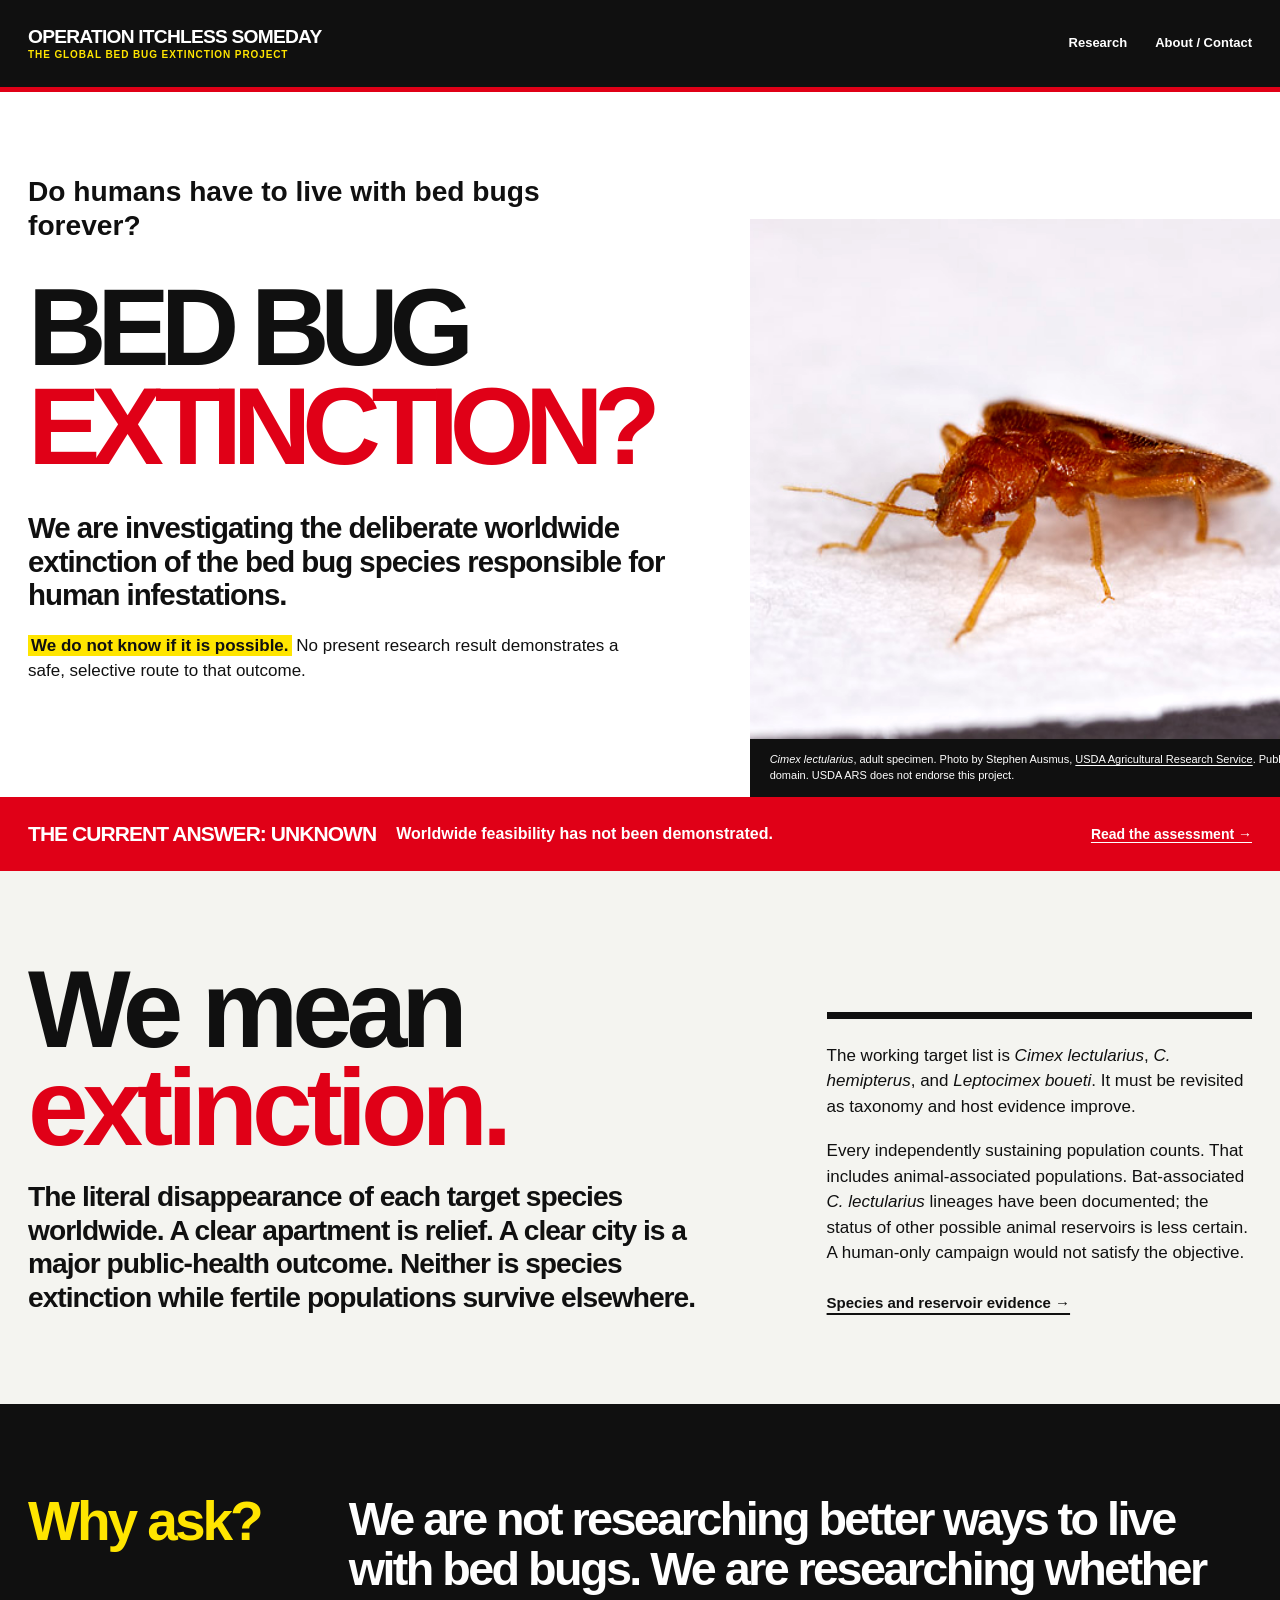
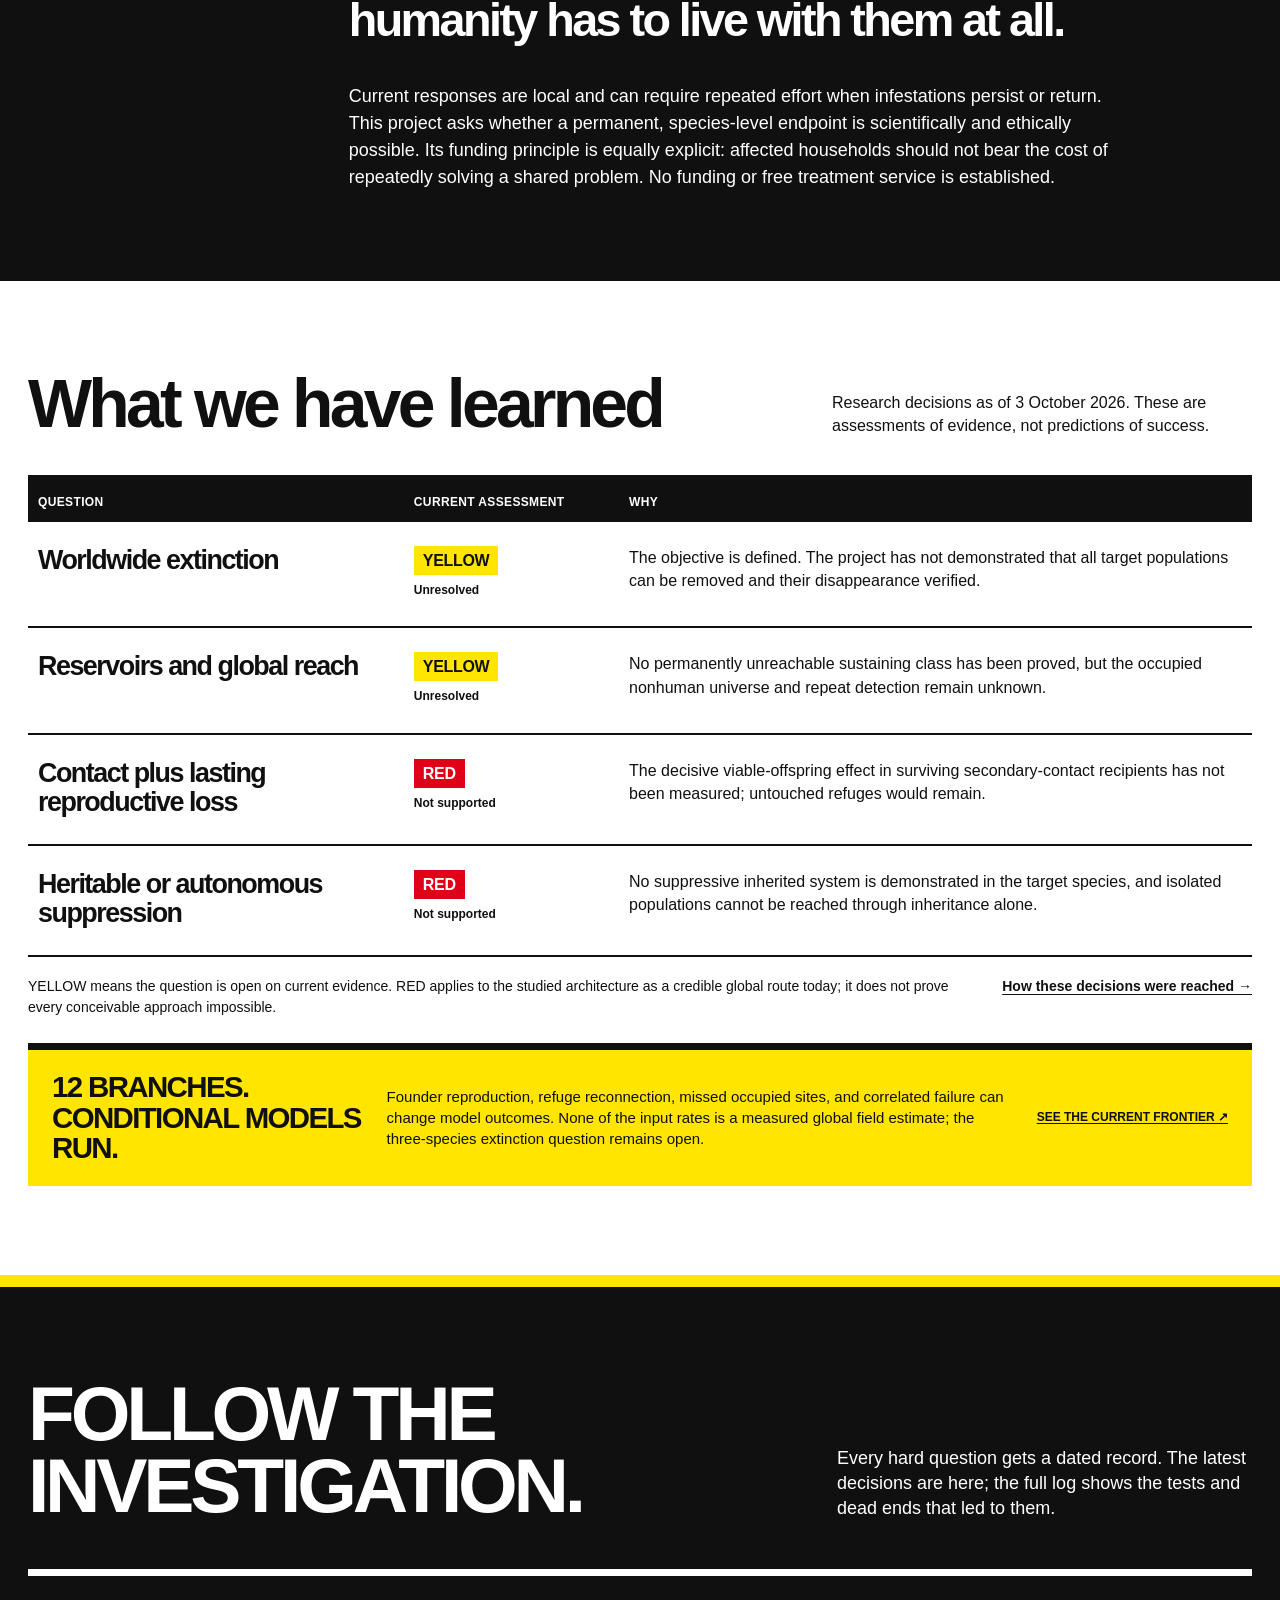
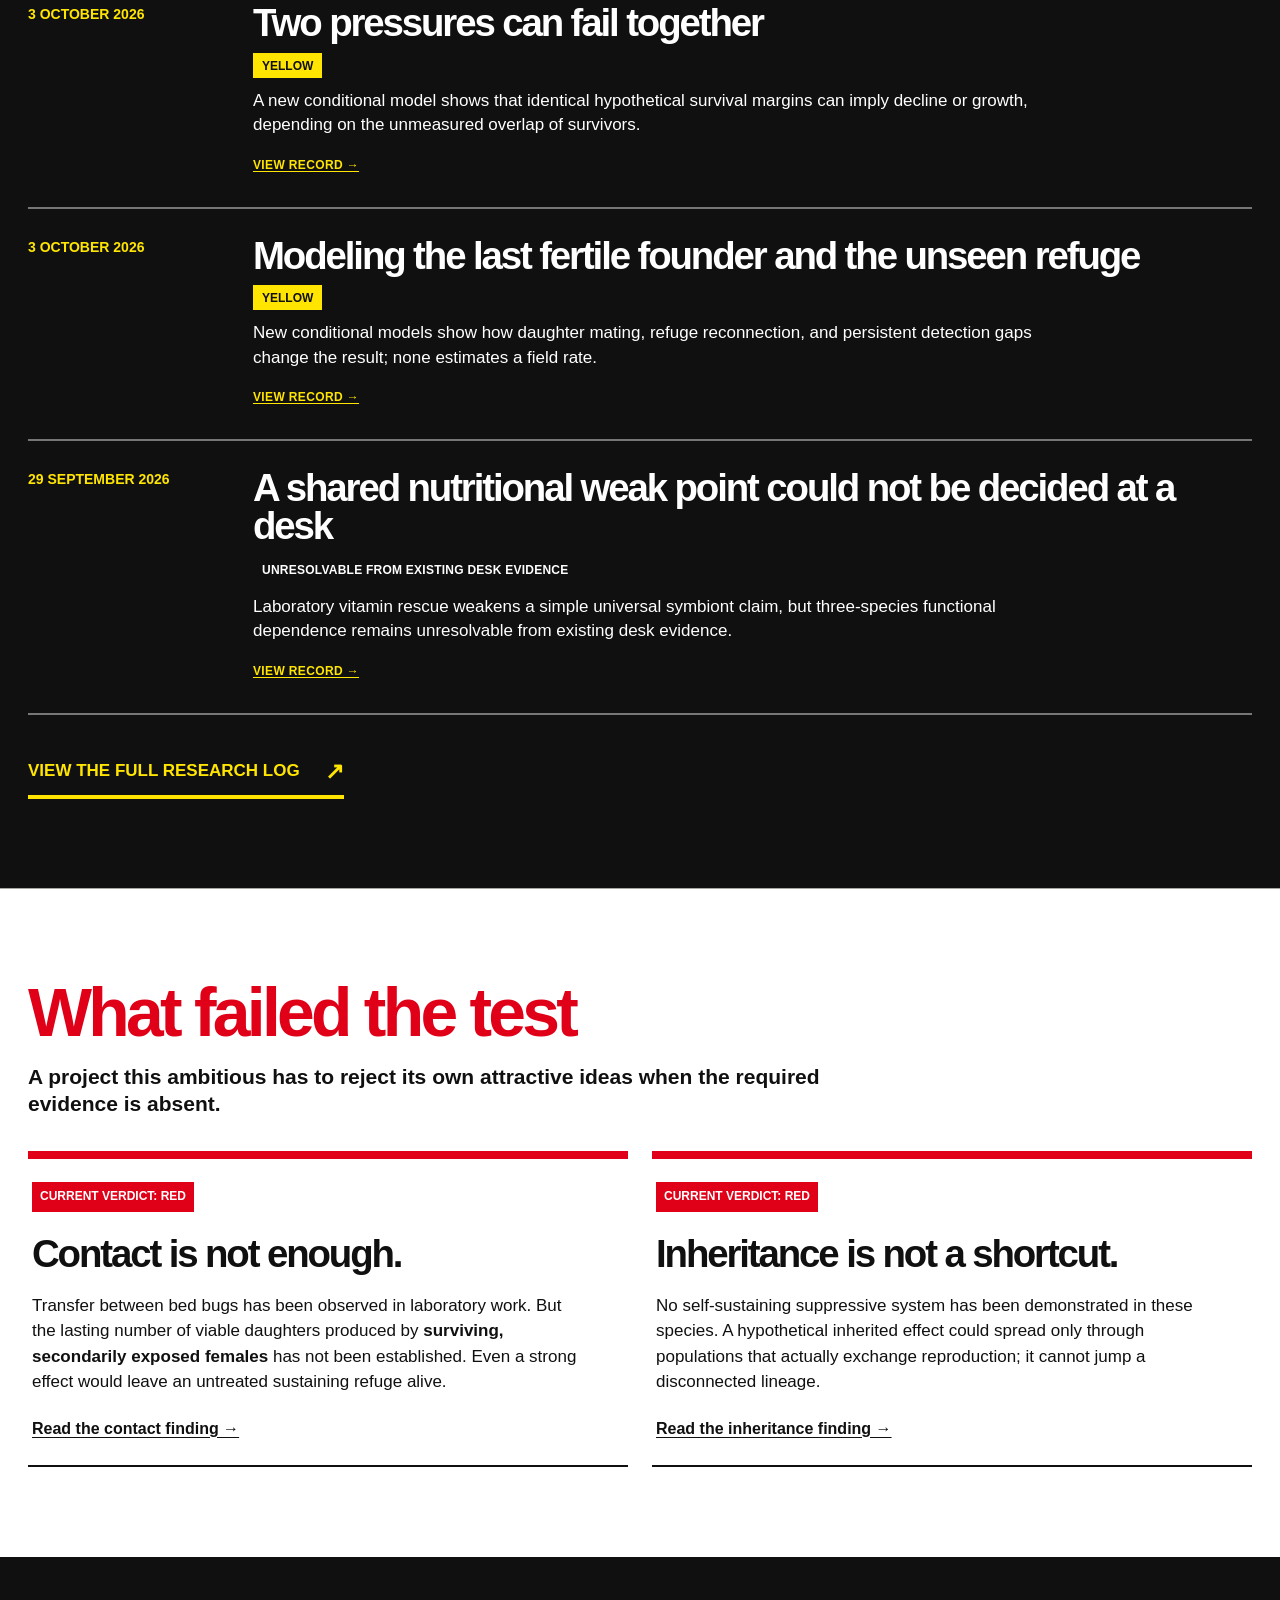
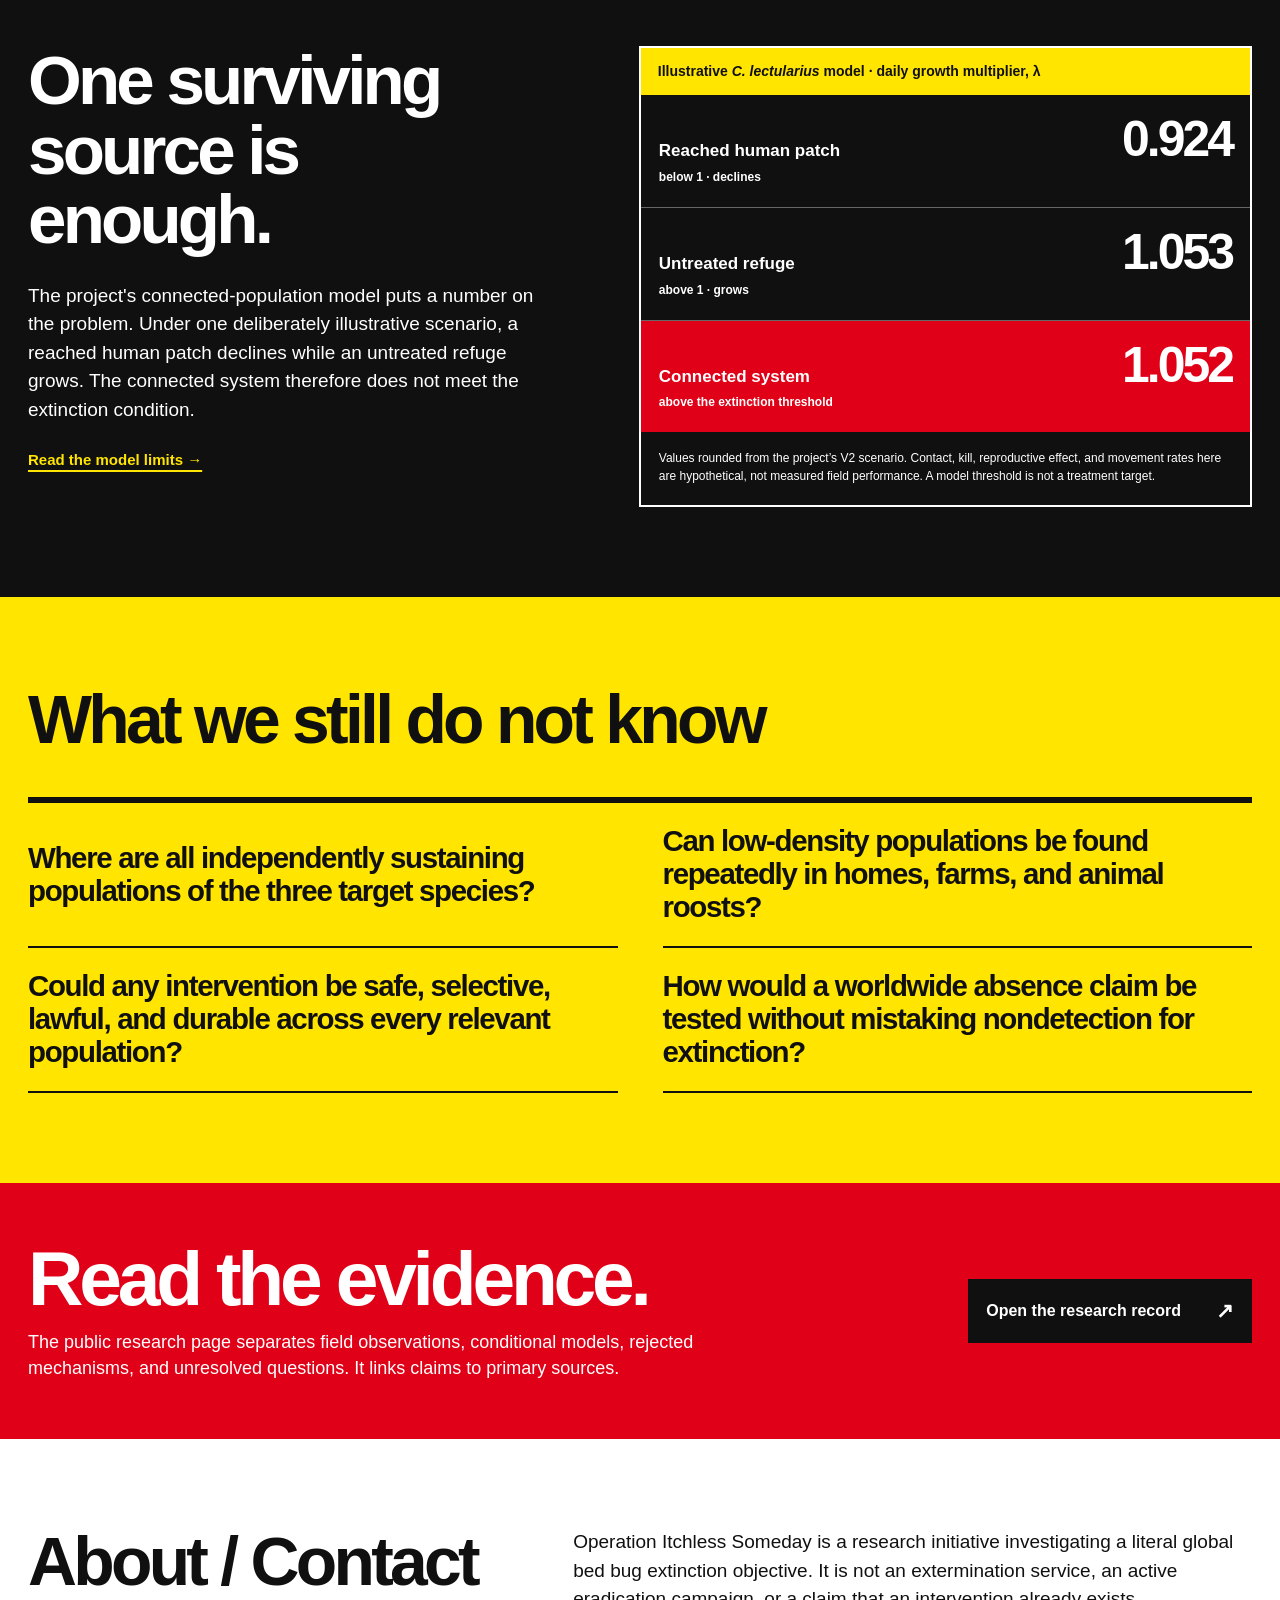
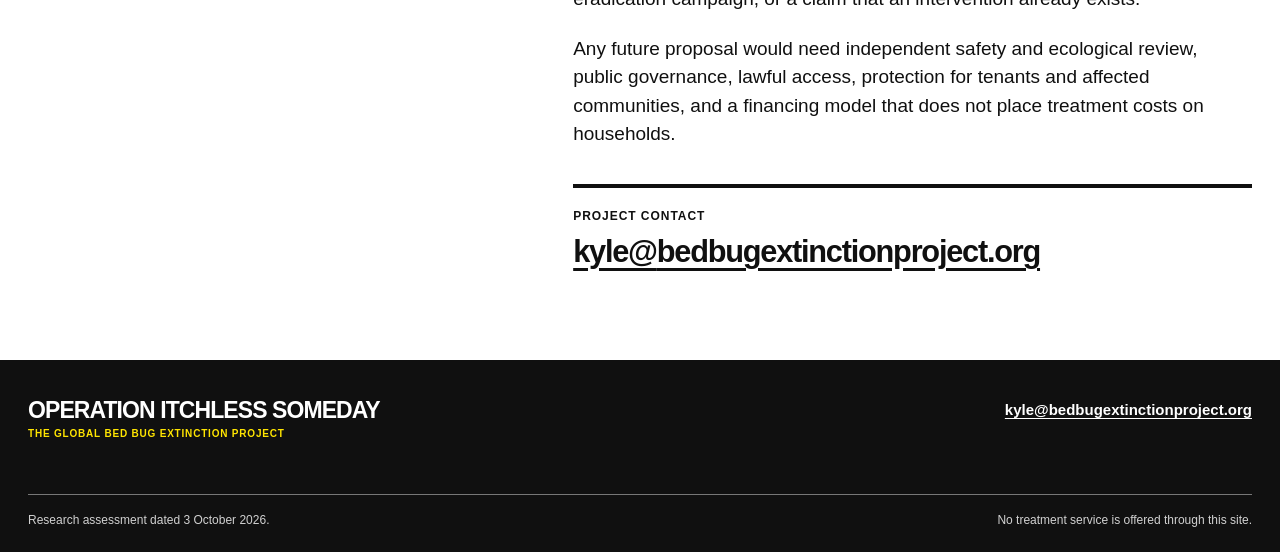
<file: index.html>
<!doctype html>
<html lang="en">
<head>
  <meta charset="utf-8">
  <meta name="viewport" content="width=device-width, initial-scale=1">
  <meta name="theme-color" content="#111111">
  <meta name="description" content="Operation Itchless Someday investigates whether the bed bug species responsible for human infestations can be driven to literal worldwide extinction. Feasibility is unproven.">
  <meta property="og:type" content="website">
  <meta property="og:title" content="Operation Itchless Someday | The Global Bed Bug Extinction Project">
  <meta property="og:description" content="Literal worldwide bed bug extinction. Can it be done safely and selectively? The evidence does not yet say yes.">
  <title>Operation Itchless Someday | The Global Bed Bug Extinction Project</title>
  <link rel="canonical" href="https://bedbugextinctionproject.org/">
  <link rel="icon" href="favicon.svg" type="image/svg+xml">
  <link rel="stylesheet" href="styles.css">
</head>
<body>
  <a class="skip-link" href="#main">Skip to content</a>
  <header class="site-header">
    <div class="shell header-layout">
      <a class="wordmark" href="index.html" aria-label="Operation Itchless Someday, home">
        <strong>OPERATION ITCHLESS SOMEDAY</strong>
        <span>THE GLOBAL BED BUG EXTINCTION PROJECT</span>
      </a>
      <nav aria-label="Main navigation">
        <a href="research.html">Research</a>
        <a href="#about-contact">About / Contact</a>
      </nav>
    </div>
  </header>

  <main id="main">
    <section class="hero" aria-labelledby="hero-title">
      <div class="shell hero-layout">
        <div class="hero-copy">
          <p class="hero-question">Do humans have to live with bed bugs forever?</p>
          <h1 id="hero-title">BED BUG<br><span>EXTINCTION?</span></h1>
          <p class="hero-deck">We are investigating the deliberate worldwide extinction of the bed bug species responsible for human infestations.</p>
          <p class="hero-clarity"><strong>We do not know if it is possible.</strong> No present research result demonstrates a safe, selective route to that outcome.</p>
        </div>
        <figure class="specimen-photo">
          <img src="assets/bed-bug-usda.jpg" width="640" height="427" alt="Side view of an adult Cimex lectularius bed bug on a light surface" fetchpriority="high">
          <figcaption><i>Cimex lectularius</i>, adult specimen. Photo by Stephen Ausmus, <a href="https://www.ars.usda.gov/oc/images/photos/feb13/d2741-23/">USDA Agricultural Research Service</a>. Public domain. USDA ARS does not endorse this project.</figcaption>
        </figure>
      </div>
      <div class="hero-bottom"><div class="shell hero-bottom-inner"><strong>THE CURRENT ANSWER: UNKNOWN</strong><span>Worldwide feasibility has not been demonstrated.</span><a href="research.html#assessment">Read the assessment →</a></div></div>
    </section>

    <section class="idea section-pad" id="idea" aria-labelledby="idea-title">
      <div class="shell idea-layout">
        <div class="idea-lead">
          <h2 id="idea-title">We mean<br><span>extinction.</span></h2>
          <p>The literal disappearance of each target species worldwide. A clear apartment is relief. A clear city is a major public-health outcome. Neither is species extinction while fertile populations survive elsewhere.</p>
        </div>
        <div class="idea-detail">
          <p>The working target list is <i>Cimex lectularius</i>, <i>C. hemipterus</i>, and <i>Leptocimex boueti</i>. It must be revisited as taxonomy and host evidence improve.</p>
          <p>Every independently sustaining population counts. That includes animal-associated populations. Bat-associated <i>C. lectularius</i> lineages have been documented; the status of other possible animal reservoirs is less certain. A human-only campaign would not satisfy the objective.</p>
          <a class="inline-link" href="research.html#species">Species and reservoir evidence →</a>
        </div>
      </div>
    </section>

    <section class="why" aria-labelledby="why-title">
      <div class="shell why-layout">
        <h2 id="why-title">Why ask?</h2>
        <div>
          <p class="why-statement">We are not researching better ways to live with bed bugs. We are researching whether humanity has to live with them at all.</p>
          <p>Current responses are local and can require repeated effort when infestations persist or return. This project asks whether a permanent, species-level endpoint is scientifically and ethically possible. Its funding principle is equally explicit: affected households should not bear the cost of repeatedly solving a shared problem. No funding or free treatment service is established.</p>
        </div>
      </div>
    </section>

    <section class="findings section-pad" id="findings" aria-labelledby="findings-title">
      <div class="shell">
        <div class="section-head"><h2 id="findings-title">What we have learned</h2><p>Research decisions as of 3 October 2026. These are assessments of evidence, not predictions of success.</p></div>
        <div class="status-table" role="table" aria-label="Current research assessments">
          <div class="status-row status-heading" role="row"><span role="columnheader">Question</span><span role="columnheader">Current assessment</span><span role="columnheader">Why</span></div>
          <div class="status-row" role="row"><strong role="cell">Worldwide extinction</strong><span role="cell"><b class="status status-yellow">YELLOW</b><small>Unresolved</small></span><p role="cell">The objective is defined. The project has not demonstrated that all target populations can be removed and their disappearance verified.</p></div>
          <div class="status-row" role="row"><strong role="cell">Reservoirs and global reach</strong><span role="cell"><b class="status status-yellow">YELLOW</b><small>Unresolved</small></span><p role="cell">No permanently unreachable sustaining class has been proved, but the occupied nonhuman universe and repeat detection remain unknown.</p></div>
          <div class="status-row" role="row"><strong role="cell">Contact plus lasting reproductive loss</strong><span role="cell"><b class="status status-red">RED</b><small>Not supported</small></span><p role="cell">The decisive viable-offspring effect in surviving secondary-contact recipients has not been measured; untouched refuges would remain.</p></div>
          <div class="status-row" role="row"><strong role="cell">Heritable or autonomous suppression</strong><span role="cell"><b class="status status-red">RED</b><small>Not supported</small></span><p role="cell">No suppressive inherited system is demonstrated in the target species, and isolated populations cannot be reached through inheritance alone.</p></div>
        </div>
        <p class="status-note">YELLOW means the question is open on current evidence. RED applies to the studied architecture as a credible global route today; it does not prove every conceivable approach impossible. <a href="research.html#assessment">How these decisions were reached →</a></p>
        <p class="frontier-alert"><strong>12 BRANCHES. CONDITIONAL MODELS RUN.</strong><span>Founder reproduction, refuge reconnection, missed occupied sites, and correlated failure can change model outcomes. None of the input rates is a measured global field estimate; the three-species extinction question remains open.</span><a href="research.html#frontier">SEE THE CURRENT FRONTIER ↗</a></p>
      </div>
    </section>

    <section class="recent-log section-pad" aria-labelledby="recent-log-title">
      <div class="shell">
        <div class="recent-log-head"><h2 id="recent-log-title">FOLLOW THE<br>INVESTIGATION.</h2><p>Every hard question gets a dated record. The latest decisions are here; the full log shows the tests and dead ends that led to them.</p></div>
        <div class="recent-list">
<!-- recent-log:start -->
          <article class="recent-row">
            <time datetime="2026-10-03">3 OCTOBER 2026</time>
            <div class="recent-copy"><h3>Two pressures can fail together</h3><strong class="log-decision log-decision-yellow">YELLOW</strong><p>A new conditional model shows that identical hypothetical survival margins can imply decline or growth, depending on the unmeasured overlap of survivors.</p><a class="recent-view" href="research-log.html#correlated-failure-model">VIEW RECORD →</a></div>
          </article>
          <article class="recent-row">
            <time datetime="2026-10-03">3 OCTOBER 2026</time>
            <div class="recent-copy"><h3>Modeling the last fertile founder and the unseen refuge</h3><strong class="log-decision log-decision-yellow">YELLOW</strong><p>New conditional models show how daughter mating, refuge reconnection, and persistent detection gaps change the result; none estimates a field rate.</p><a class="recent-view" href="research-log.html#founder-surveillance-models">VIEW RECORD →</a></div>
          </article>
          <article class="recent-row">
            <time datetime="2026-09-29">29 SEPTEMBER 2026</time>
            <div class="recent-copy"><h3>A shared nutritional weak point could not be decided at a desk</h3><strong class="log-decision log-decision-unresolved">UNRESOLVABLE FROM EXISTING DESK EVIDENCE</strong><p>Laboratory vitamin rescue weakens a simple universal symbiont claim, but three-species functional dependence remains unresolvable from existing desk evidence.</p><a class="recent-view" href="research-log.html#shared-nutritional-function-audit">VIEW RECORD →</a></div>
          </article>
<!-- recent-log:end -->
        </div>
        <a class="log-all-link" href="research-log.html">VIEW THE FULL RESEARCH LOG <span aria-hidden="true">↗</span></a>
      </div>
    </section>

    <section class="failed section-pad" aria-labelledby="failed-title">
      <div class="shell">
        <h2 id="failed-title">What failed the test</h2>
        <p class="section-intro">A project this ambitious has to reject its own attractive ideas when the required evidence is absent.</p>
        <div class="failed-layout">
          <article><span class="reject-tag">CURRENT VERDICT: RED</span><h3>Contact is not enough.</h3><p>Transfer between bed bugs has been observed in laboratory work. But the lasting number of viable daughters produced by <em>surviving, secondarily exposed females</em> has not been established. Even a strong effect would leave an untreated sustaining refuge alive.</p><a href="research.html#rejected">Read the contact finding →</a></article>
          <article><span class="reject-tag">CURRENT VERDICT: RED</span><h3>Inheritance is not a shortcut.</h3><p>No self-sustaining suppressive system has been demonstrated in these species. A hypothetical inherited effect could spread only through populations that actually exchange reproduction; it cannot jump a disconnected lineage.</p><a href="research.html#rejected">Read the inheritance finding →</a></article>
        </div>
      </div>
    </section>

    <section class="model section-pad" aria-labelledby="model-title">
      <div class="shell model-layout">
        <div><h2 id="model-title">One surviving source is enough.</h2><p>The project's connected-population model puts a number on the problem. Under one deliberately illustrative scenario, a reached human patch declines while an untreated refuge grows. The connected system therefore does not meet the extinction condition.</p><a class="inline-link" href="research.html#models">Read the model limits →</a></div>
        <figure class="model-readout">
          <figcaption>Illustrative <i>C. lectularius</i> model · daily growth multiplier, λ</figcaption>
          <div class="readout-row"><span>Reached human patch</span><strong>0.924</strong><small>below 1 · declines</small></div>
          <div class="readout-row"><span>Untreated refuge</span><strong>1.053</strong><small>above 1 · grows</small></div>
          <div class="readout-result"><span>Connected system</span><strong>1.052</strong><span>above the extinction threshold</span></div>
          <p>Values rounded from the project’s V2 scenario. Contact, kill, reproductive effect, and movement rates here are hypothetical, not measured field performance. A model threshold is not a treatment target.</p>
        </figure>
      </div>
    </section>

    <section class="unknowns section-pad" aria-labelledby="unknowns-title">
      <div class="shell">
        <h2 id="unknowns-title">What we still do not know</h2>
        <div class="unknown-grid">
          <p>Where are all independently sustaining populations of the three target species?</p>
          <p>Can low-density populations be found repeatedly in homes, farms, and animal roosts?</p>
          <p>Could any intervention be safe, selective, lawful, and durable across every relevant population?</p>
          <p>How would a worldwide absence claim be tested without mistaking nondetection for extinction?</p>
        </div>
      </div>
    </section>

    <section class="research-invite" aria-labelledby="evidence-title"><div class="shell research-invite-layout"><div><h2 id="evidence-title">Read the evidence.</h2><p>The public research page separates field observations, conditional models, rejected mechanisms, and unresolved questions. It links claims to primary sources.</p></div><a href="research.html" class="button">Open the research record <span aria-hidden="true">↗</span></a></div></section>

    <section class="about section-pad" id="about-contact" aria-labelledby="about-title"><div class="shell about-layout"><h2 id="about-title">About / Contact</h2><div><p>Operation Itchless Someday is a research initiative investigating a literal global bed bug extinction objective. It is not an extermination service, an active eradication campaign, or a claim that an intervention already exists.</p><p>Any future proposal would need independent safety and ecological review, public governance, lawful access, protection for tenants and affected communities, and a financing model that does not place treatment costs on households.</p><div class="contact-line"><span>PROJECT CONTACT</span><a href="mailto:kyle@bedbugextinctionproject.org">kyle@<wbr>bedbugextinctionproject.org</a></div></div></div></section>
  </main>

  <footer class="site-footer"><div class="shell footer-layout"><div><strong>OPERATION ITCHLESS SOMEDAY</strong><span>THE GLOBAL BED BUG EXTINCTION PROJECT</span></div><a class="footer-contact" href="mailto:kyle@bedbugextinctionproject.org">kyle@bedbugextinctionproject.org</a></div><div class="shell footer-base"><span>Research assessment dated 3 October 2026.</span><span>No treatment service is offered through this site.</span></div></footer>
</body>
</html>
</file>
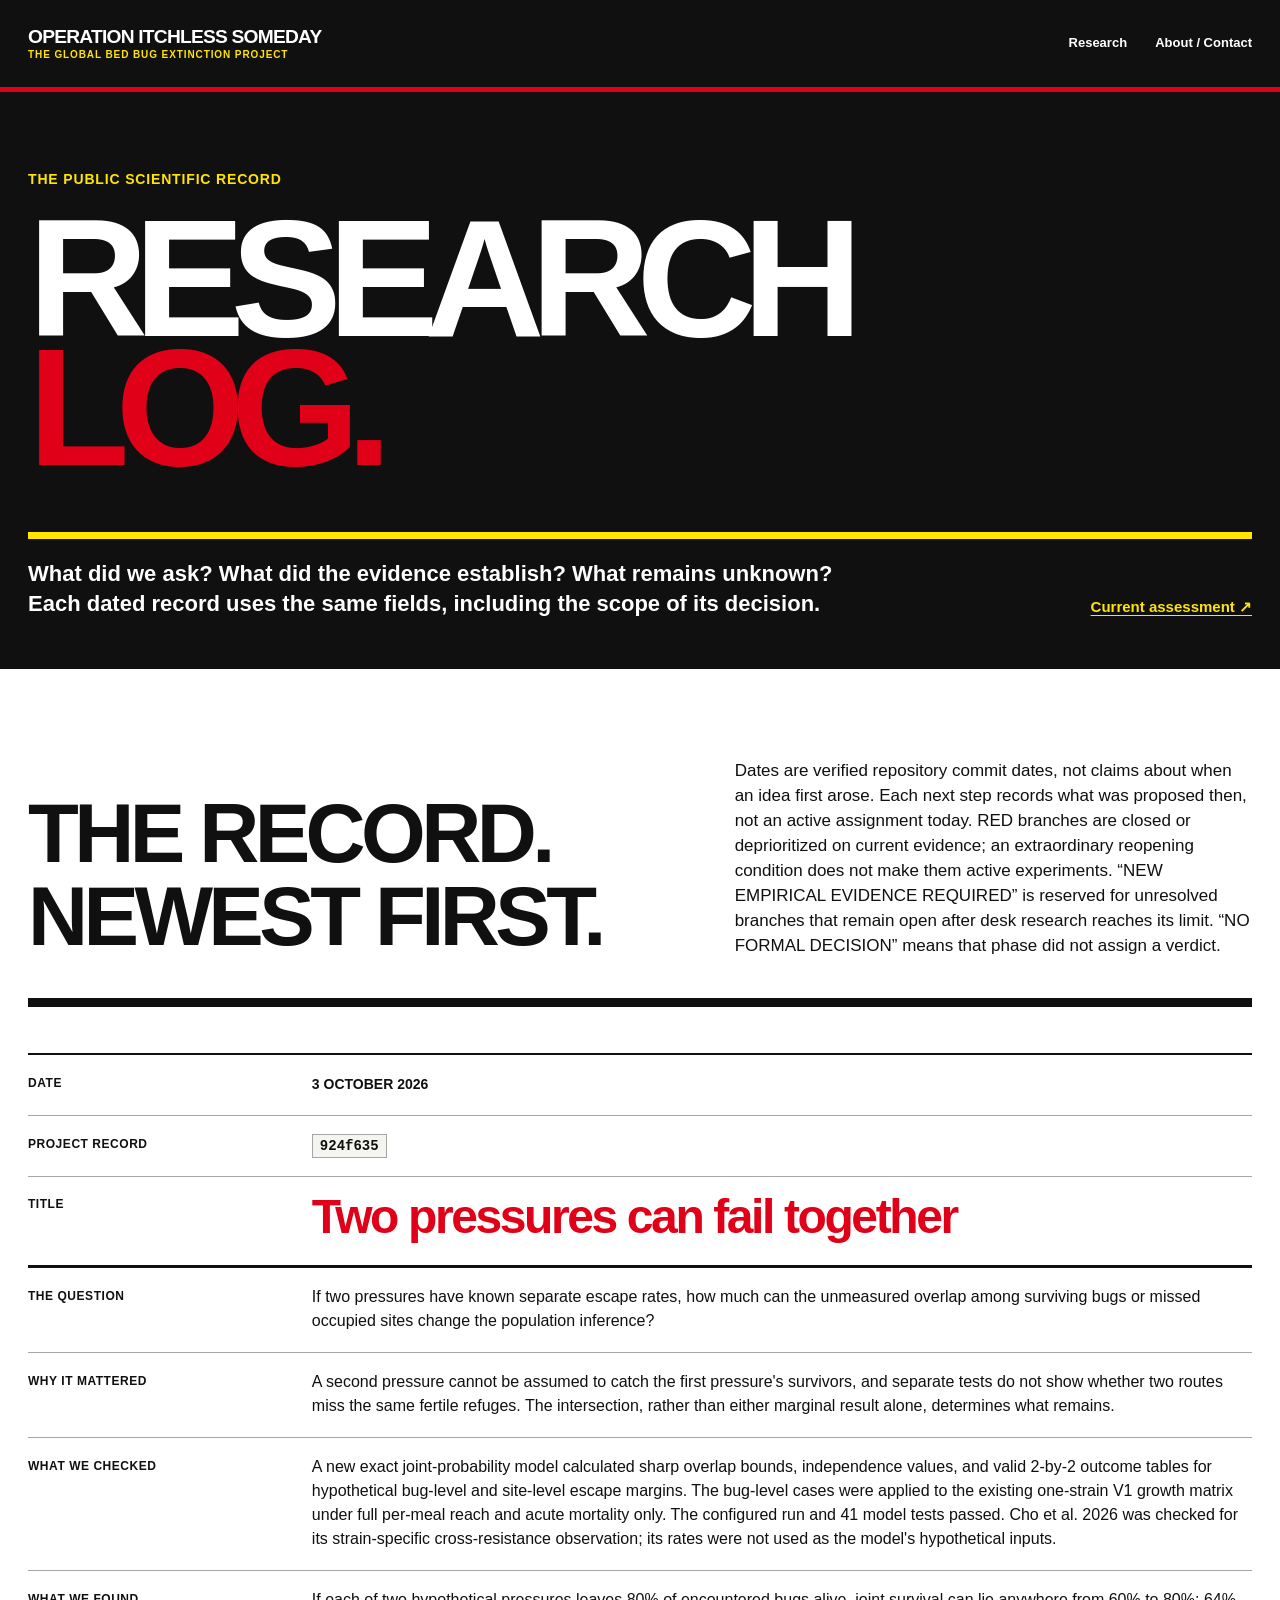
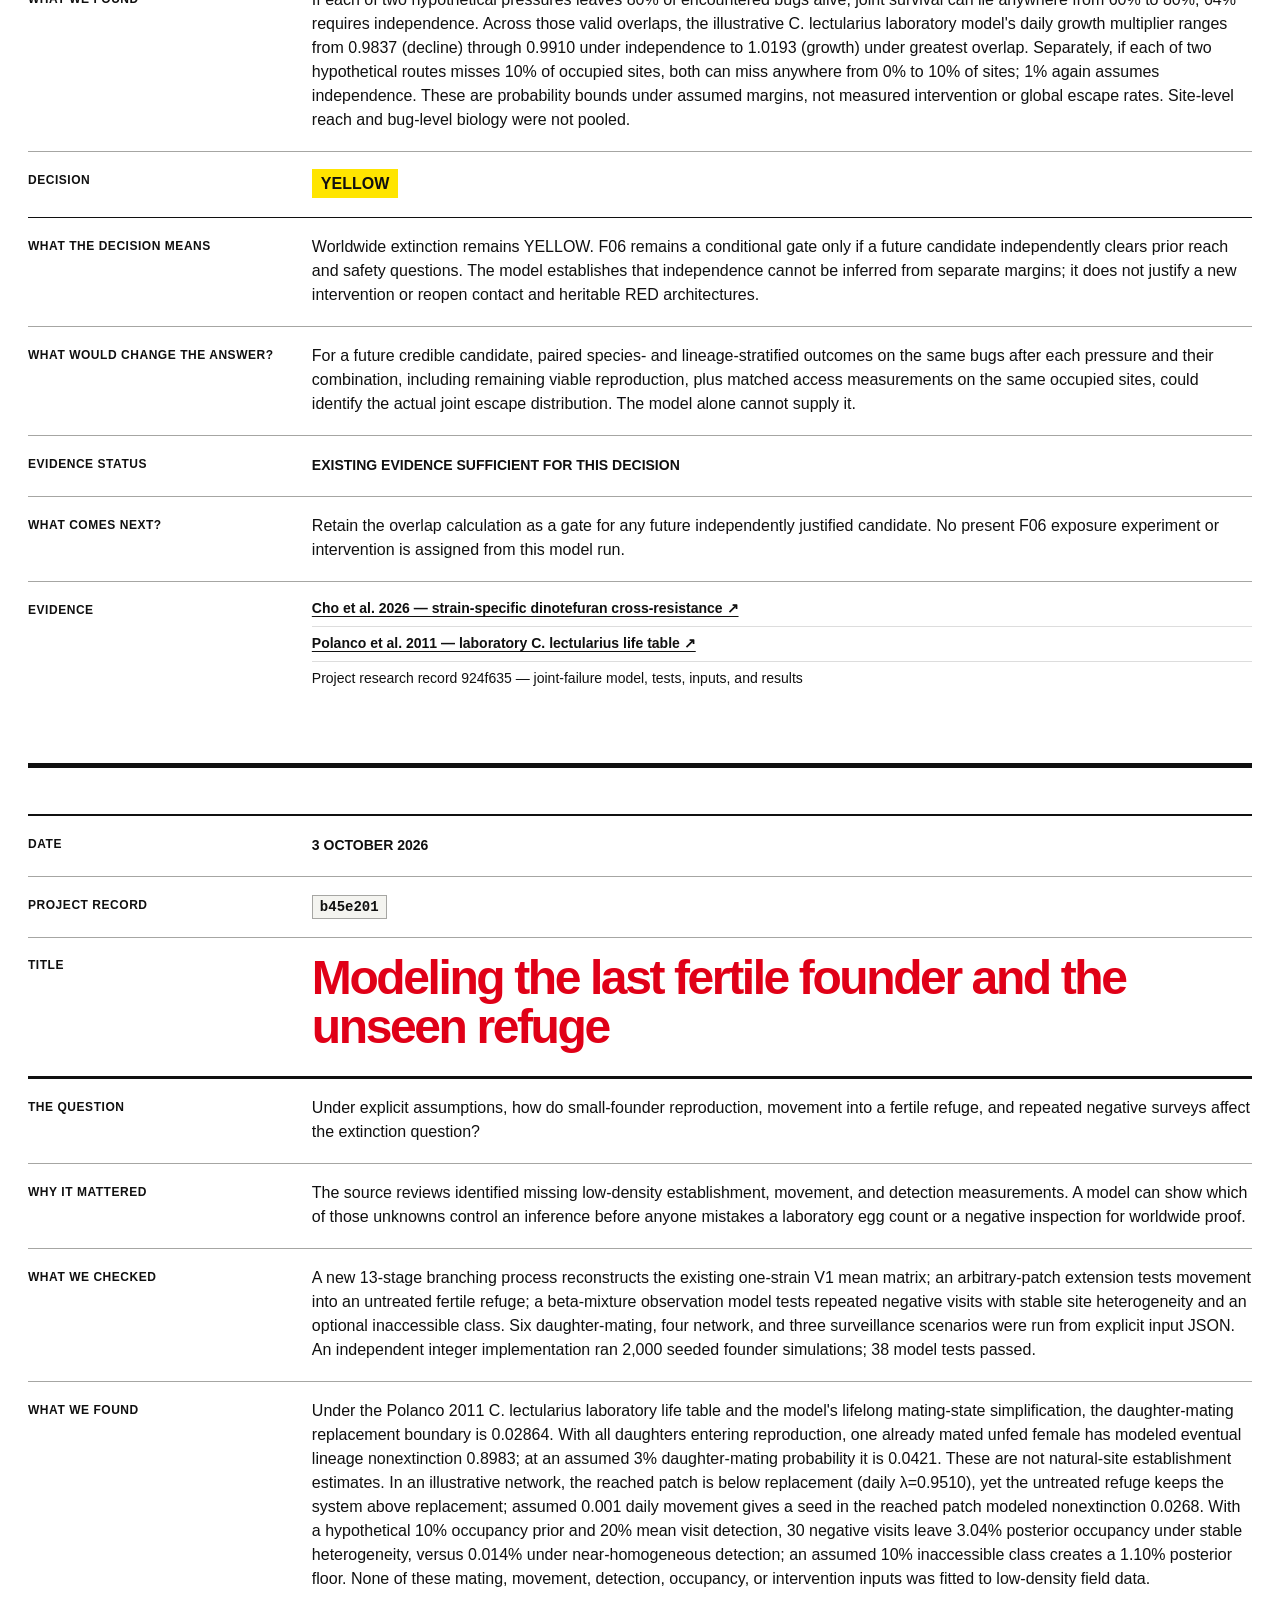
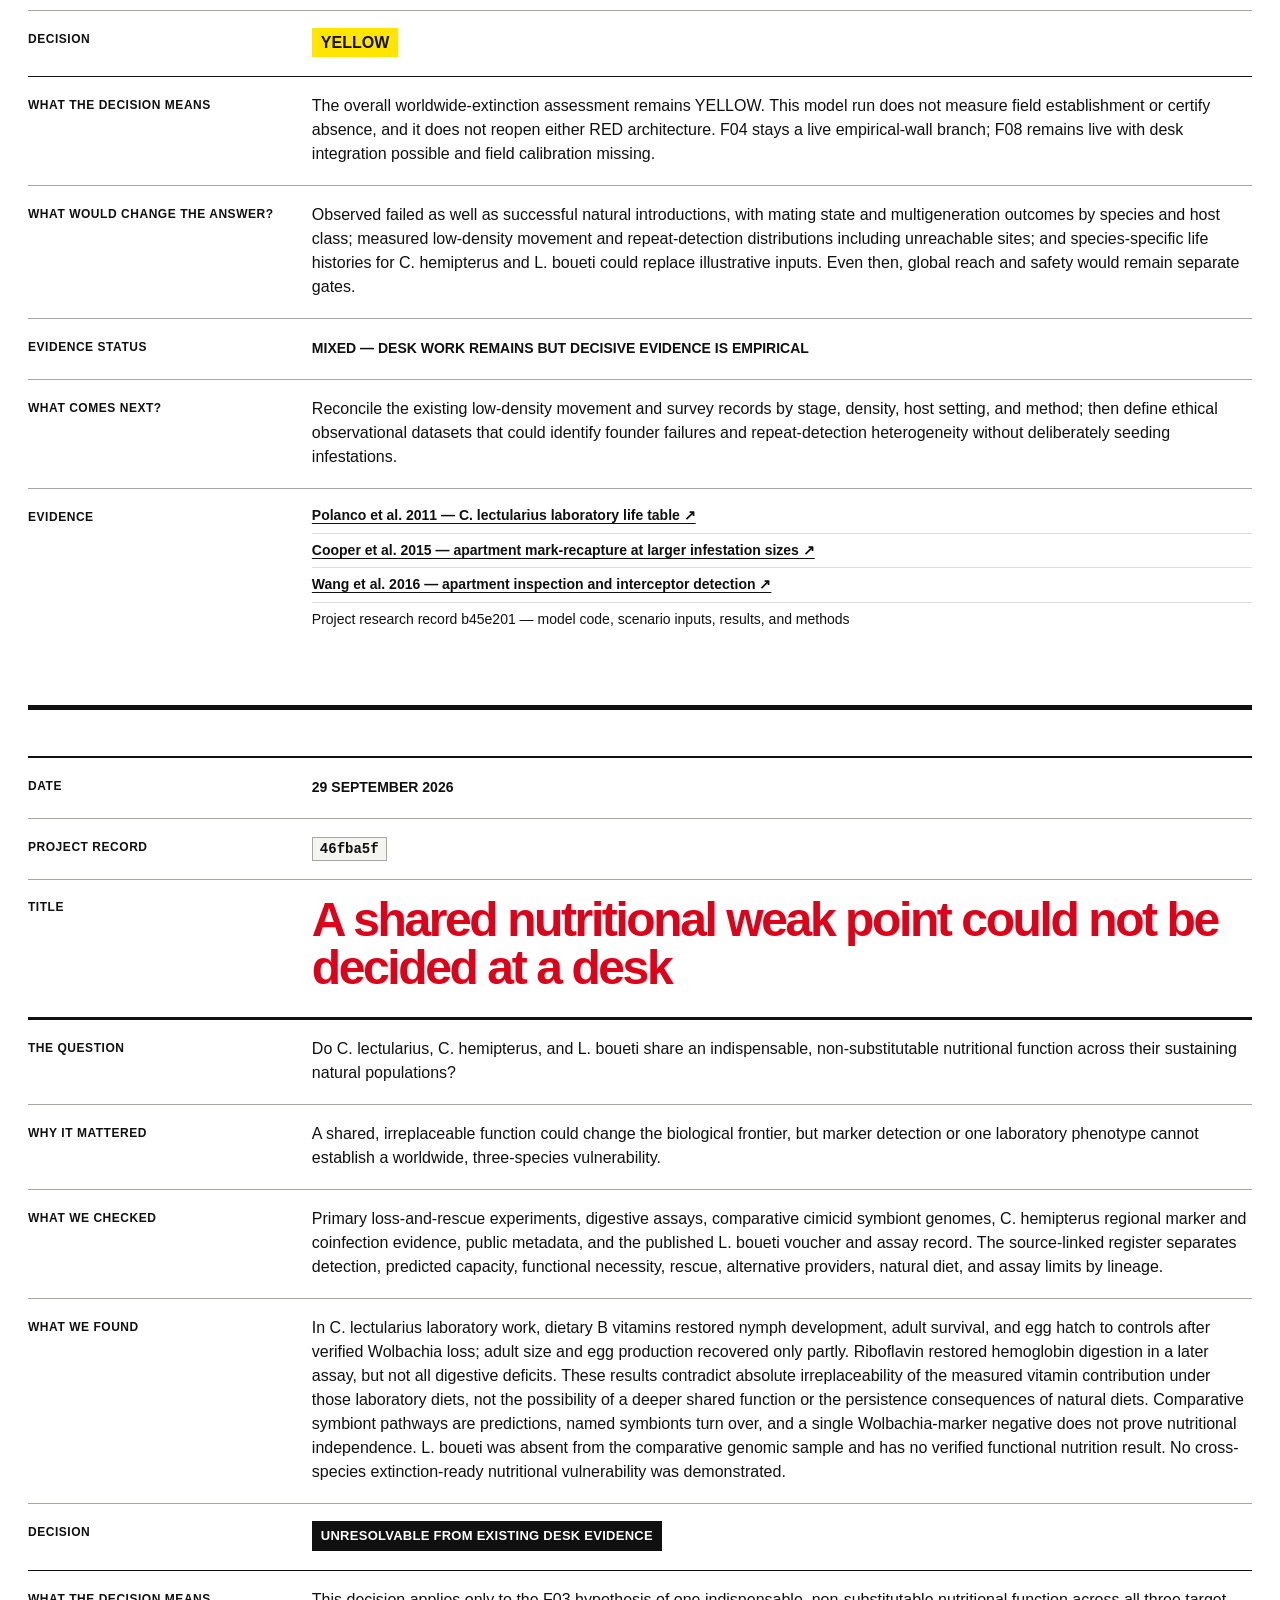
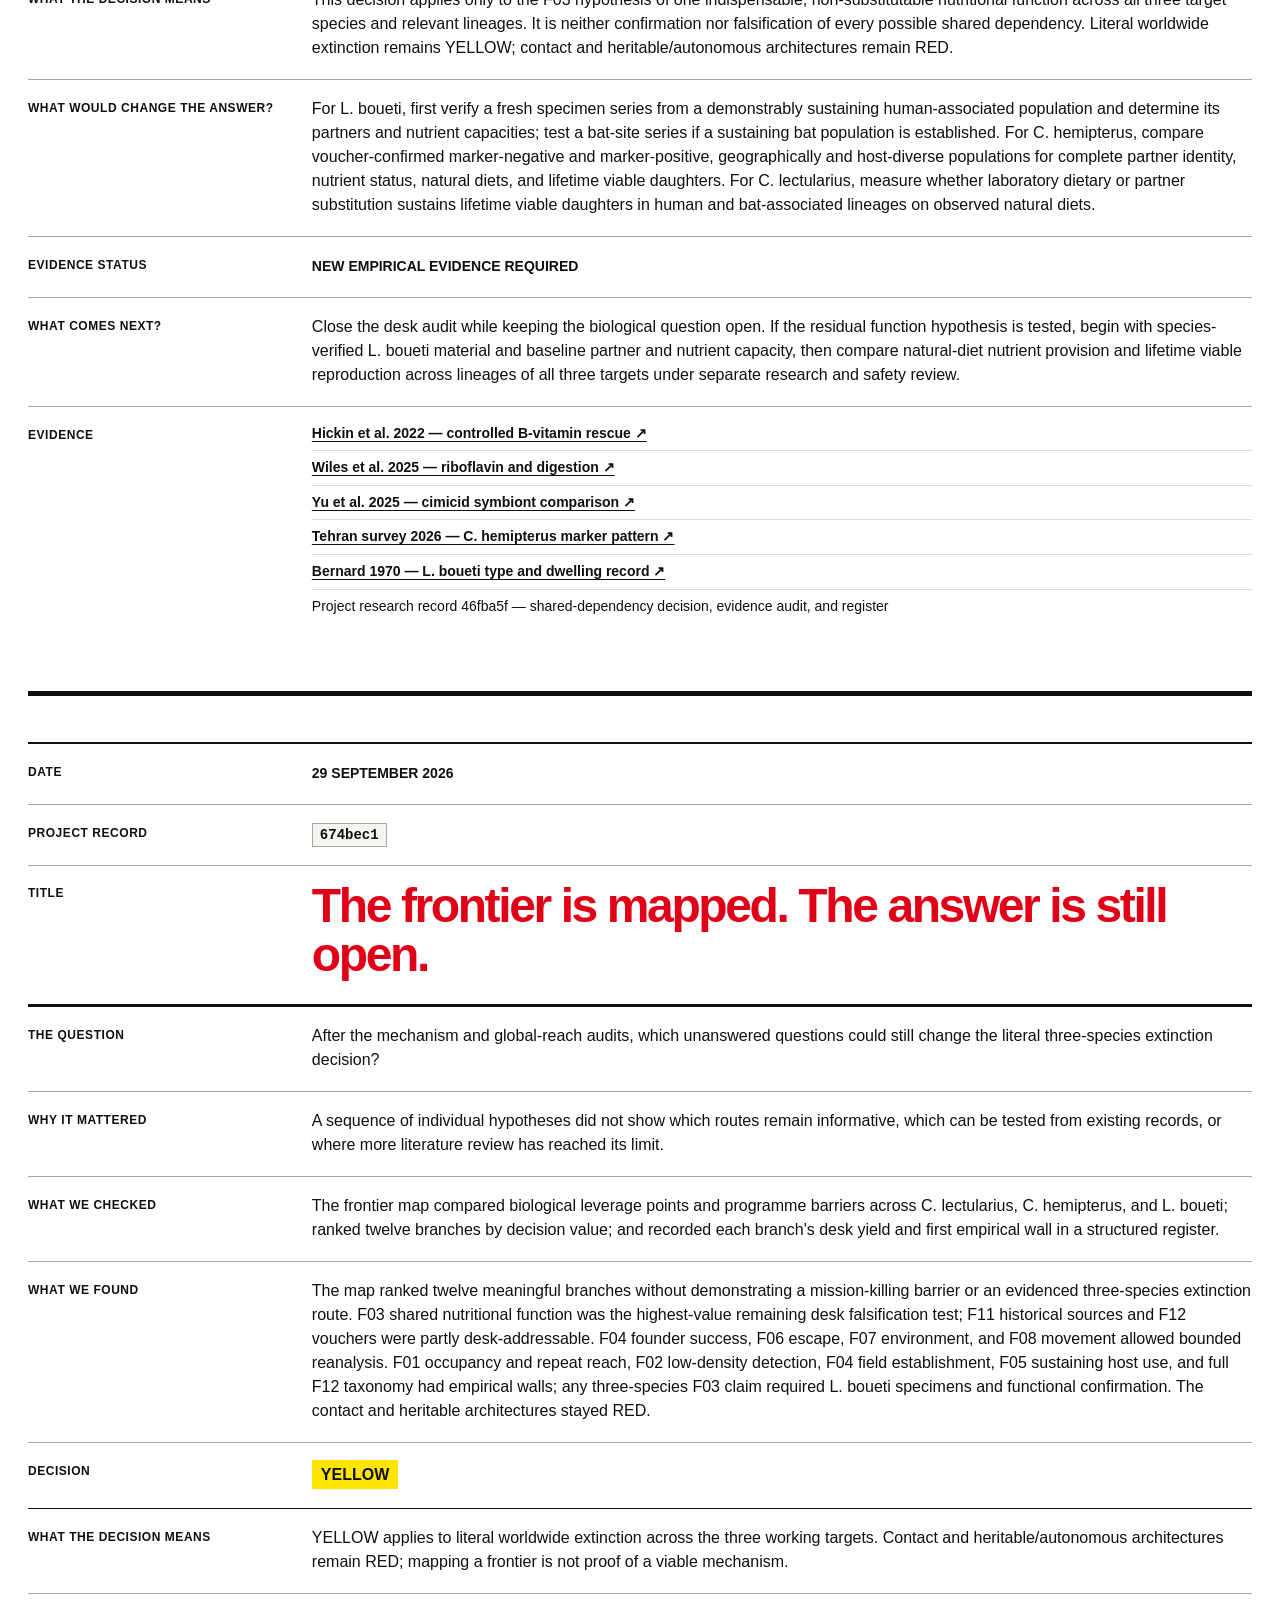
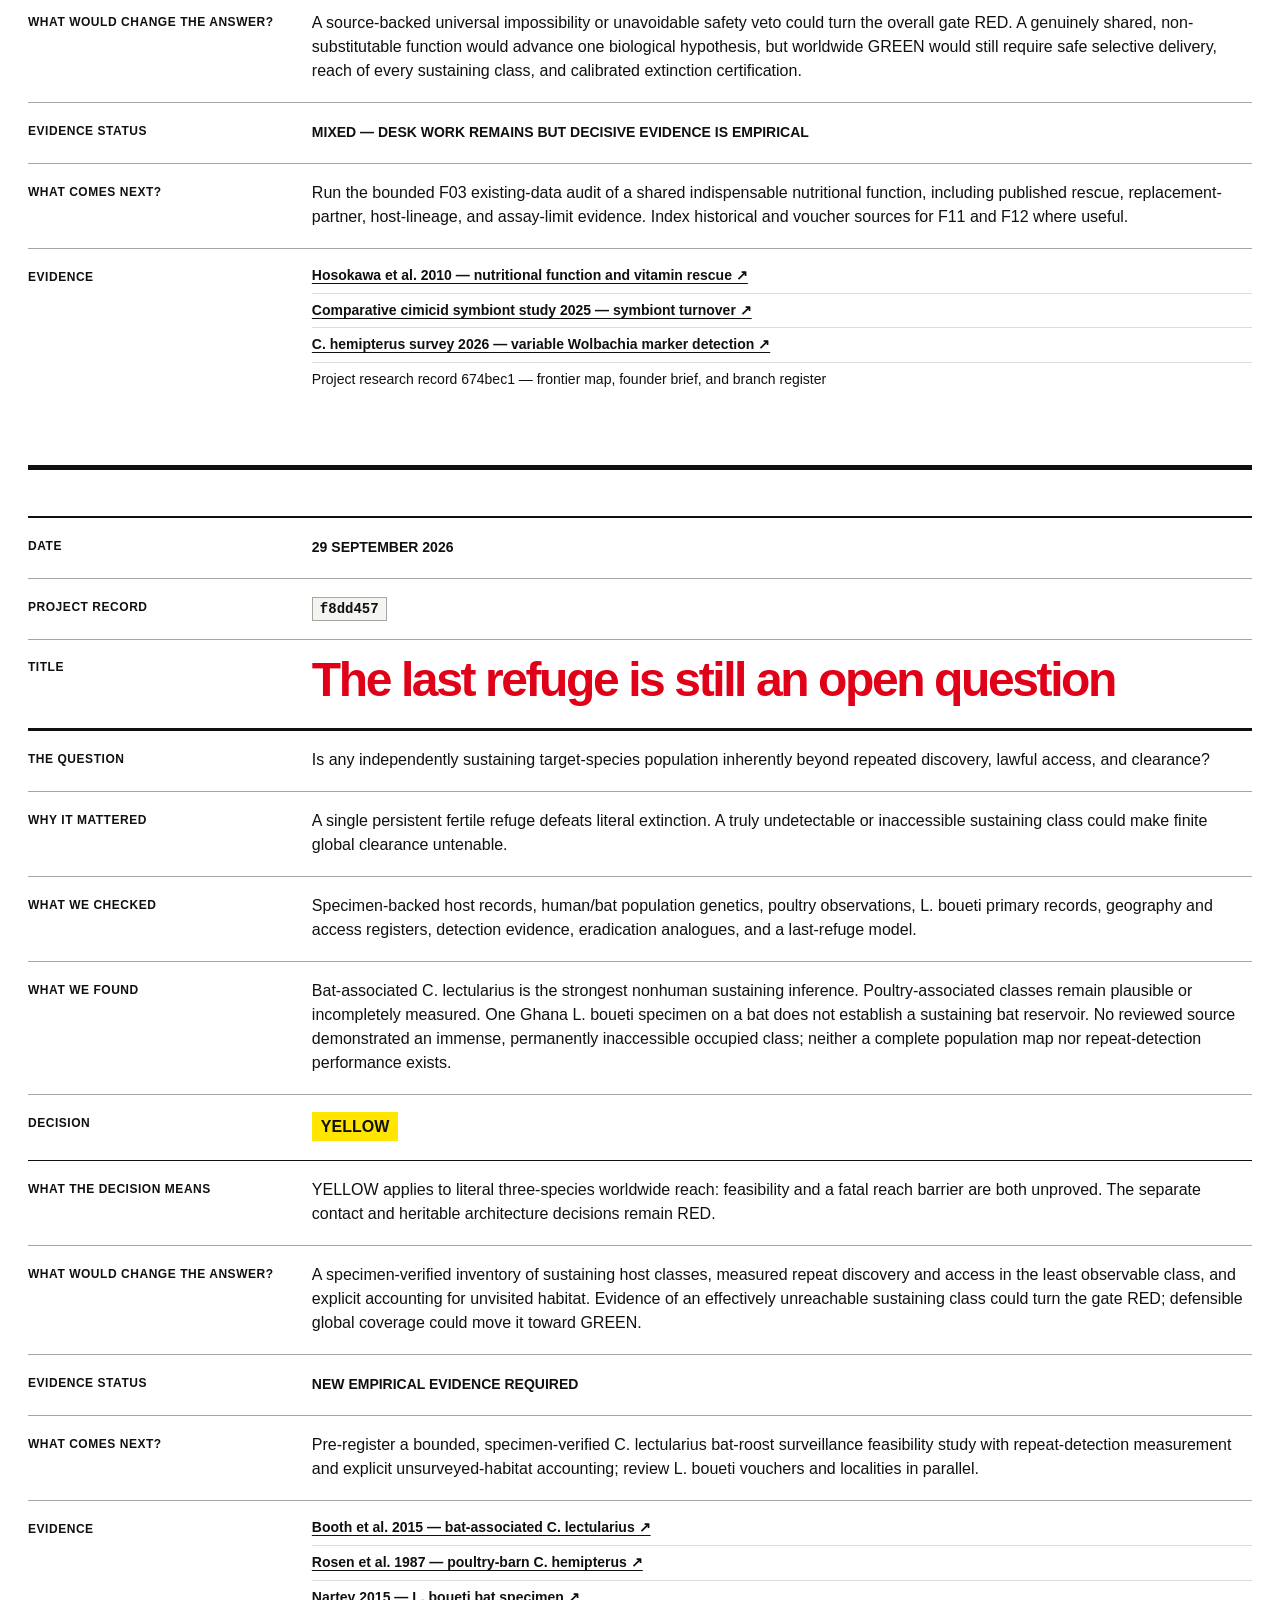
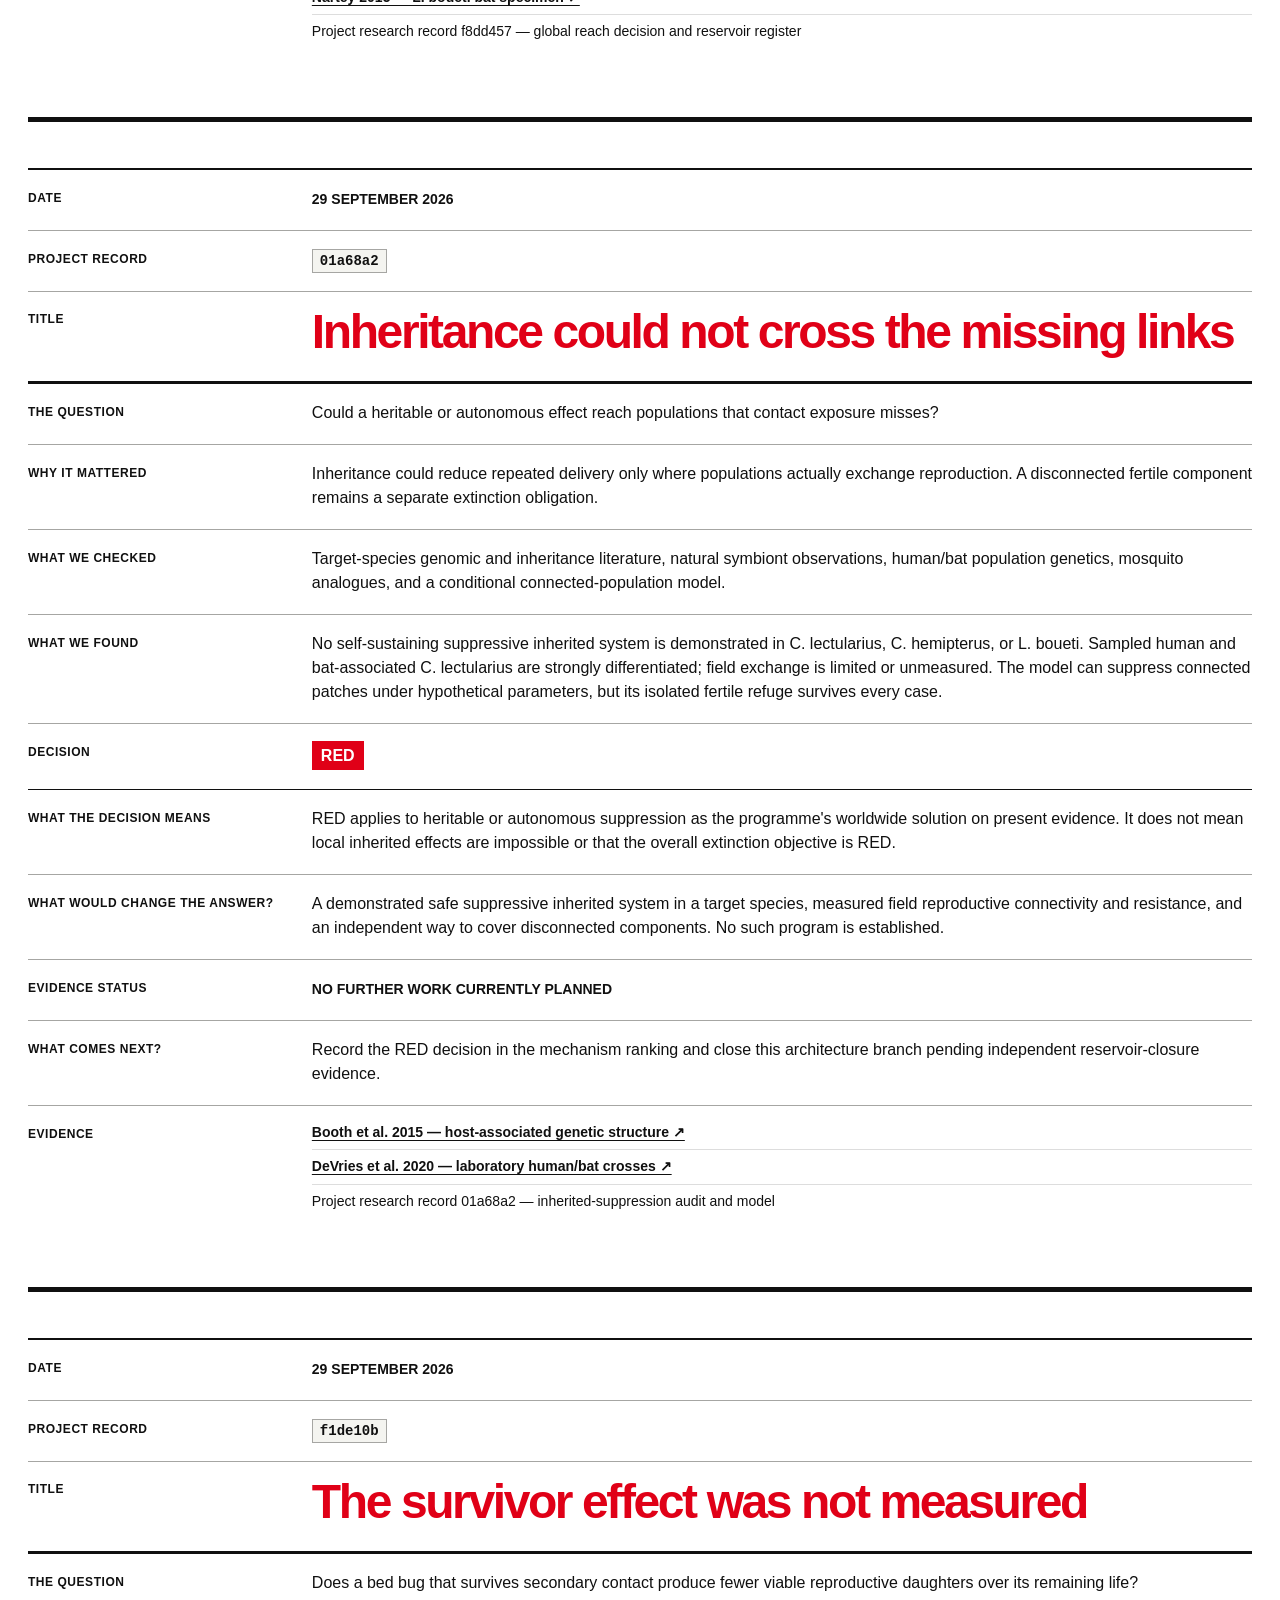
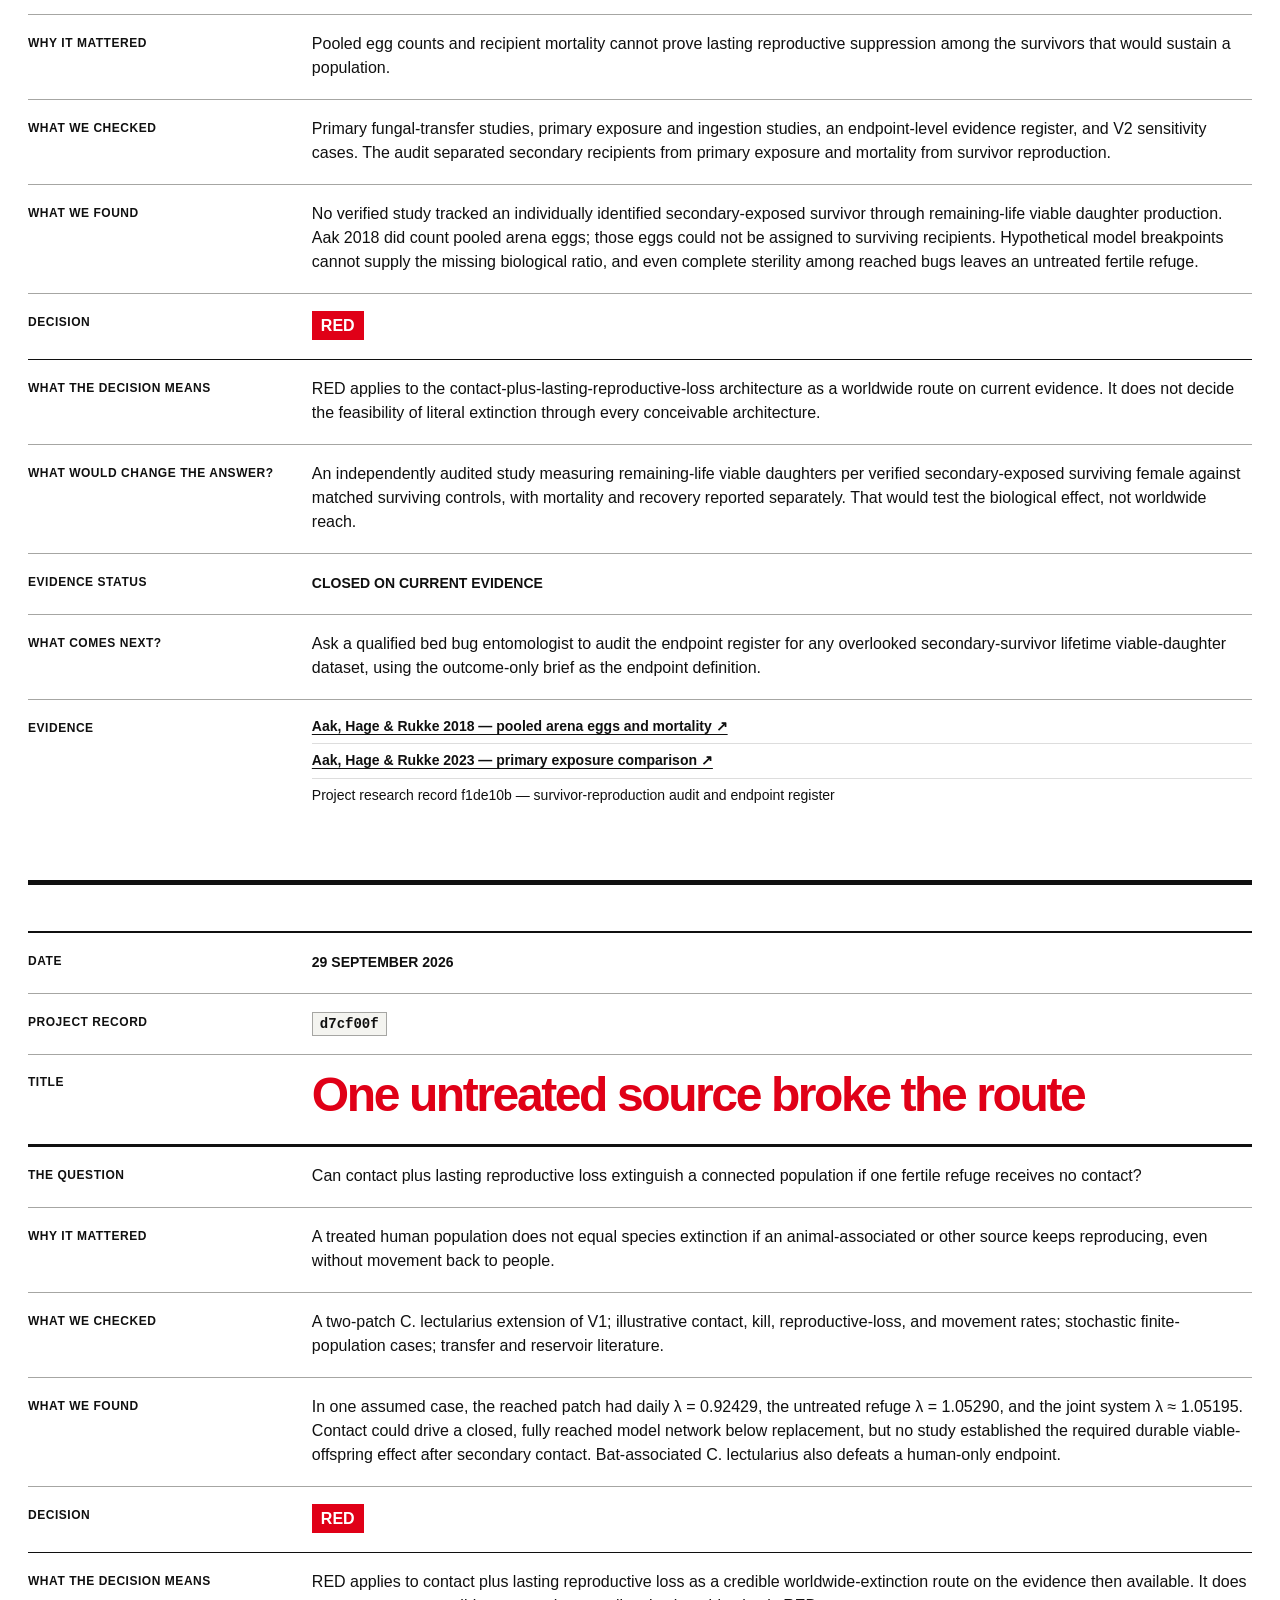
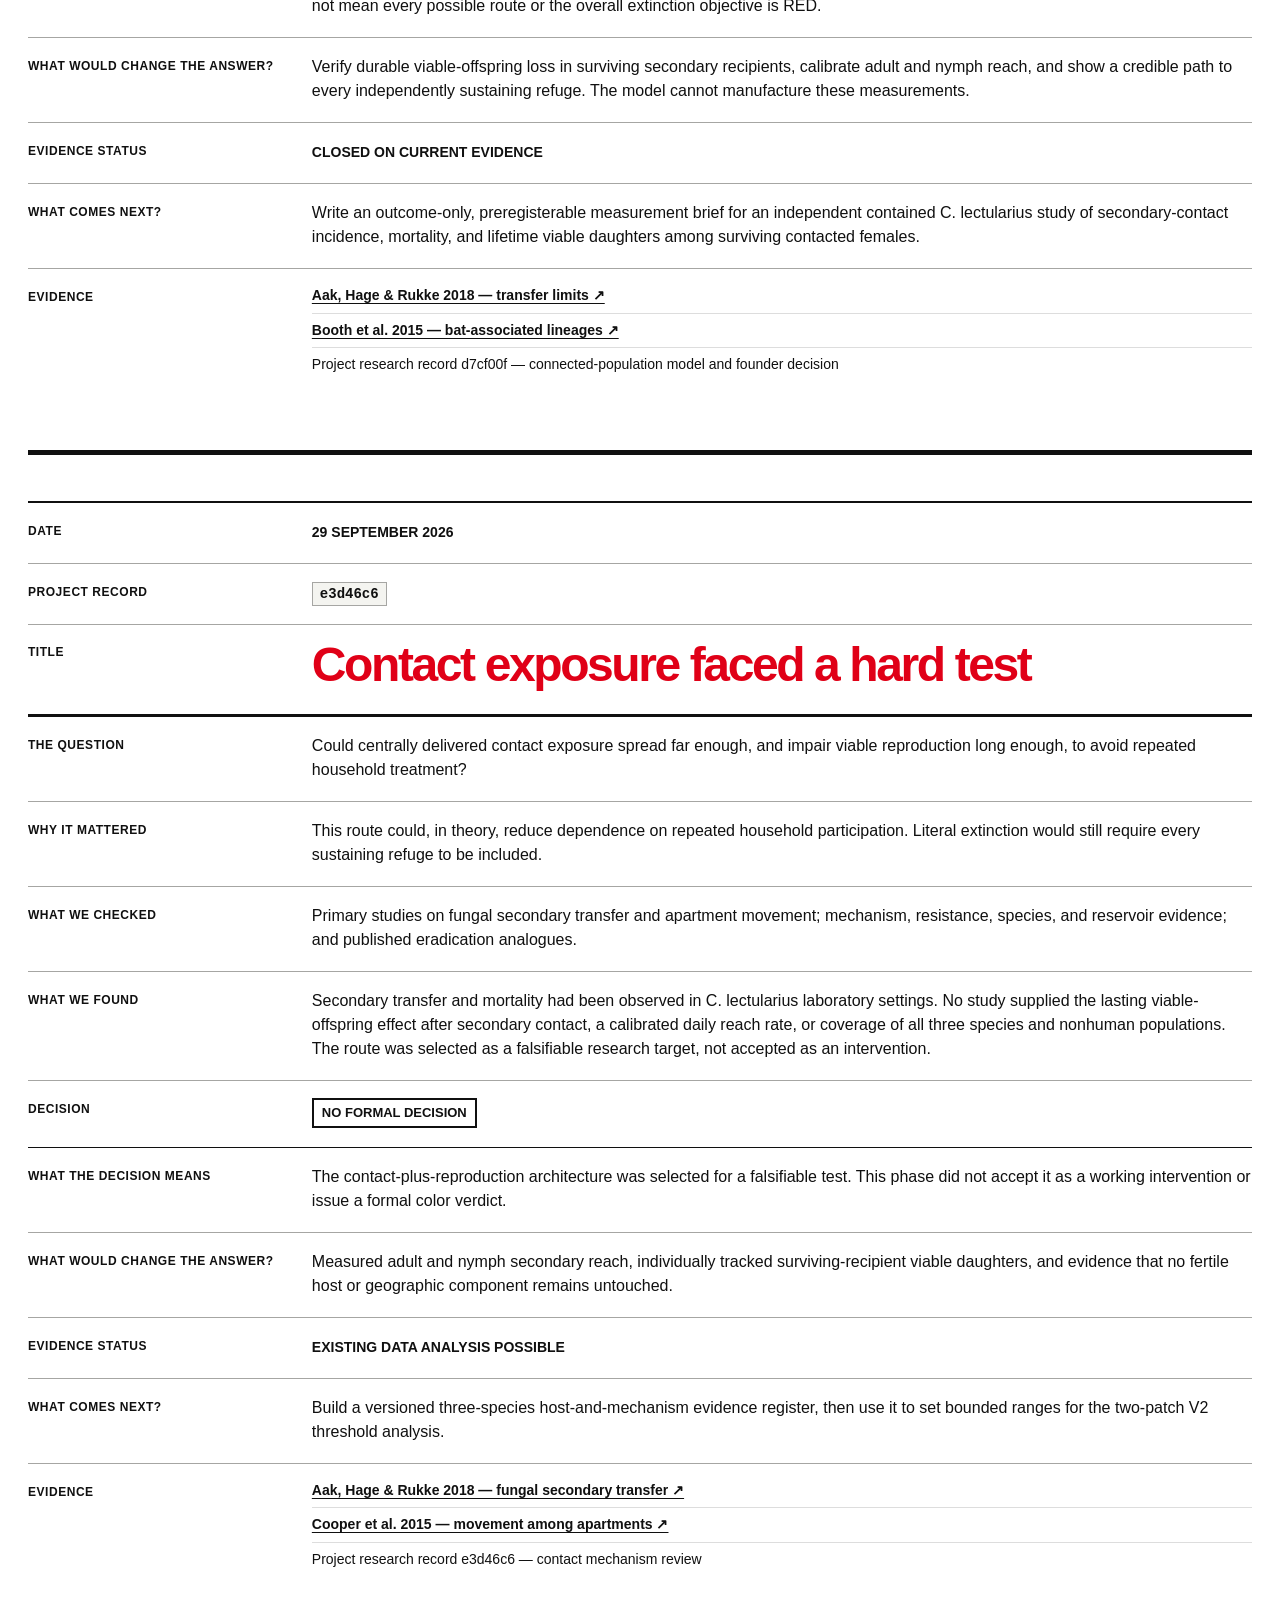
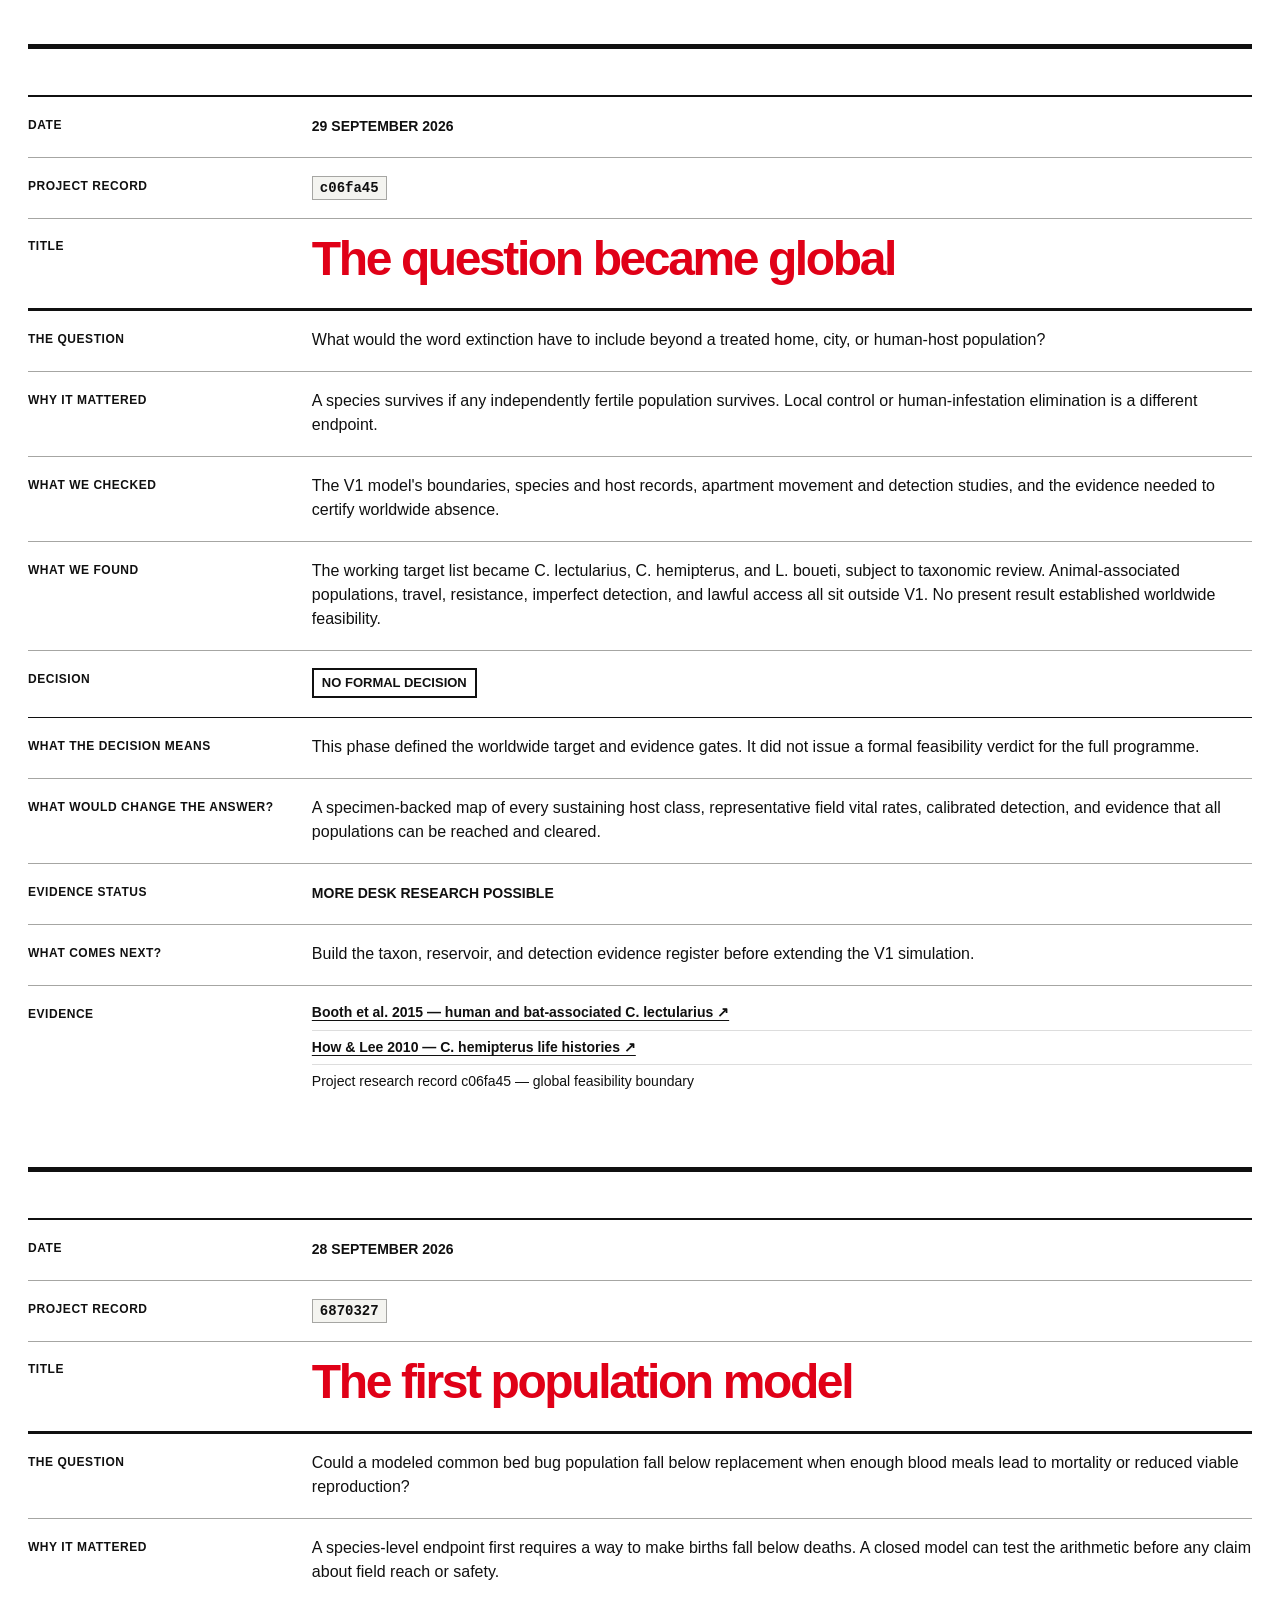
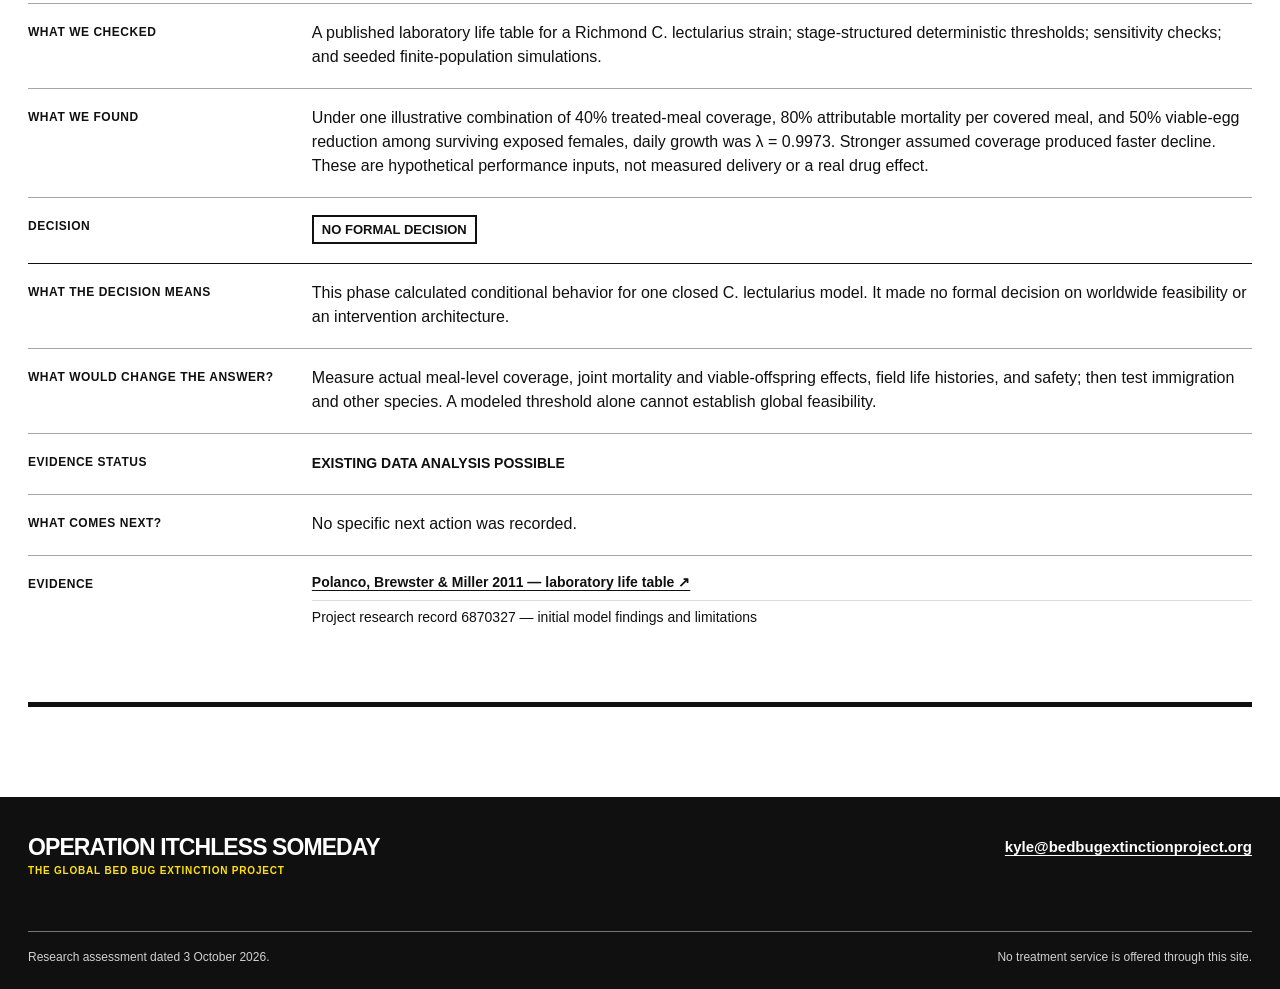
<file: research-log.html>
<!doctype html>
<html lang="en">
<head>
  <meta charset="utf-8">
  <meta name="viewport" content="width=device-width, initial-scale=1">
  <meta name="theme-color" content="#101010">
  <meta name="description" content="A dated, source-linked scientific record of the Operation Itchless Someday investigation and its unresolved worldwide bed bug extinction question.">
  <meta property="og:type" content="website">
  <meta property="og:title" content="Research Log | Operation Itchless Someday">
  <meta property="og:description" content="Dated research records: question, evidence, finding, decision, scope, remaining evidence, and next action.">
  <title>Research Log | Operation Itchless Someday</title>
  <link rel="canonical" href="https://bedbugextinctionproject.org/research-log.html">
  <link rel="icon" href="favicon.svg" type="image/svg+xml">
  <link rel="stylesheet" href="styles.css">
</head>
<body>
  <a class="skip-link" href="#main">Skip to content</a>
  <header class="site-header"><div class="shell header-layout"><a class="wordmark" href="index.html" aria-label="Operation Itchless Someday, home"><strong>OPERATION ITCHLESS SOMEDAY</strong><span>THE GLOBAL BED BUG EXTINCTION PROJECT</span></a><nav aria-label="Main navigation"><a href="research.html">Research</a><a href="index.html#about-contact">About / Contact</a></nav></div></header>

  <main id="main">
    <section class="log-hero" aria-labelledby="log-title"><div class="shell"><p class="log-kicker">THE PUBLIC SCIENTIFIC RECORD</p><h1 id="log-title">RESEARCH<br><span>LOG.</span></h1><div class="log-hero-bottom"><p>What did we ask? What did the evidence establish? What remains unknown? Each dated record uses the same fields, including the scope of its decision.</p><a href="research.html">Current assessment ↗</a></div></div></section>

    <section class="log-record" aria-labelledby="record-title"><div class="shell"><div class="log-record-head"><h2 id="record-title">THE RECORD.<br>NEWEST FIRST.</h2><p>Dates are verified repository commit dates, not claims about when an idea first arose. Each next step records what was proposed then, not an active assignment today. RED branches are closed or deprioritized on current evidence; an extraordinary reopening condition does not make them active experiments. “NEW EMPIRICAL EVIDENCE REQUIRED” is reserved for unresolved branches that remain open after desk research reaches its limit. “NO FORMAL DECISION” means that phase did not assign a verdict.</p></div>
<!-- log-entries:start -->
      <article class="log-entry" id="correlated-failure-model" aria-labelledby="correlated-failure-model-title">
        <dl class="log-detail"><div class="record-date"><dt>DATE</dt><dd><time datetime="2026-10-03">3 OCTOBER 2026</time></dd></div><div class="record-commit"><dt>PROJECT RECORD</dt><dd><code>924f635</code></dd></div><div class="record-title"><dt>TITLE</dt><dd><h3 id="correlated-failure-model-title">Two pressures can fail together</h3></dd></div><div><dt>THE QUESTION</dt><dd><p>If two pressures have known separate escape rates, how much can the unmeasured overlap among surviving bugs or missed occupied sites change the population inference?</p></dd></div><div><dt>WHY IT MATTERED</dt><dd><p>A second pressure cannot be assumed to catch the first pressure&#x27;s survivors, and separate tests do not show whether two routes miss the same fertile refuges. The intersection, rather than either marginal result alone, determines what remains.</p></dd></div><div><dt>WHAT WE CHECKED</dt><dd><p>A new exact joint-probability model calculated sharp overlap bounds, independence values, and valid 2-by-2 outcome tables for hypothetical bug-level and site-level escape margins. The bug-level cases were applied to the existing one-strain V1 growth matrix under full per-meal reach and acute mortality only. The configured run and 41 model tests passed. Cho et al. 2026 was checked for its strain-specific cross-resistance observation; its rates were not used as the model&#x27;s hypothetical inputs.</p></dd></div><div><dt>WHAT WE FOUND</dt><dd><p>If each of two hypothetical pressures leaves 80% of encountered bugs alive, joint survival can lie anywhere from 60% to 80%; 64% requires independence. Across those valid overlaps, the illustrative C. lectularius laboratory model&#x27;s daily growth multiplier ranges from 0.9837 (decline) through 0.9910 under independence to 1.0193 (growth) under greatest overlap. Separately, if each of two hypothetical routes misses 10% of occupied sites, both can miss anywhere from 0% to 10% of sites; 1% again assumes independence. These are probability bounds under assumed margins, not measured intervention or global escape rates. Site-level reach and bug-level biology were not pooled.</p></dd></div><div class="record-decision"><dt>DECISION</dt><dd><strong class="log-decision log-decision-yellow">YELLOW</strong></dd></div><div><dt>WHAT THE DECISION MEANS</dt><dd><p>Worldwide extinction remains YELLOW. F06 remains a conditional gate only if a future candidate independently clears prior reach and safety questions. The model establishes that independence cannot be inferred from separate margins; it does not justify a new intervention or reopen contact and heritable RED architectures.</p></dd></div><div><dt>WHAT WOULD CHANGE THE ANSWER?</dt><dd><p>For a future credible candidate, paired species- and lineage-stratified outcomes on the same bugs after each pressure and their combination, including remaining viable reproduction, plus matched access measurements on the same occupied sites, could identify the actual joint escape distribution. The model alone cannot supply it.</p></dd></div><div class="record-evidence-status"><dt>EVIDENCE STATUS</dt><dd><strong class="evidence-status">EXISTING EVIDENCE SUFFICIENT FOR THIS DECISION</strong></dd></div><div><dt>WHAT COMES NEXT?</dt><dd><p>Retain the overlap calculation as a gate for any future independently justified candidate. No present F06 exposure experiment or intervention is assigned from this model run.</p></dd></div><div><dt>EVIDENCE</dt><dd><ul class="record-evidence"><li><a href="https://pubmed.ncbi.nlm.nih.gov/41461438/">Cho et al. 2026 — strain-specific dinotefuran cross-resistance ↗</a></li><li><a href="https://pmc.ncbi.nlm.nih.gov/articles/PMC4553456/">Polanco et al. 2011 — laboratory C. lectularius life table ↗</a></li><li>Project research record 924f635 — joint-failure model, tests, inputs, and results</li></ul></dd></div></dl>
      </article>
      <article class="log-entry" id="founder-surveillance-models" aria-labelledby="founder-surveillance-models-title">
        <dl class="log-detail"><div class="record-date"><dt>DATE</dt><dd><time datetime="2026-10-03">3 OCTOBER 2026</time></dd></div><div class="record-commit"><dt>PROJECT RECORD</dt><dd><code>b45e201</code></dd></div><div class="record-title"><dt>TITLE</dt><dd><h3 id="founder-surveillance-models-title">Modeling the last fertile founder and the unseen refuge</h3></dd></div><div><dt>THE QUESTION</dt><dd><p>Under explicit assumptions, how do small-founder reproduction, movement into a fertile refuge, and repeated negative surveys affect the extinction question?</p></dd></div><div><dt>WHY IT MATTERED</dt><dd><p>The source reviews identified missing low-density establishment, movement, and detection measurements. A model can show which of those unknowns control an inference before anyone mistakes a laboratory egg count or a negative inspection for worldwide proof.</p></dd></div><div><dt>WHAT WE CHECKED</dt><dd><p>A new 13-stage branching process reconstructs the existing one-strain V1 mean matrix; an arbitrary-patch extension tests movement into an untreated fertile refuge; a beta-mixture observation model tests repeated negative visits with stable site heterogeneity and an optional inaccessible class. Six daughter-mating, four network, and three surveillance scenarios were run from explicit input JSON. An independent integer implementation ran 2,000 seeded founder simulations; 38 model tests passed.</p></dd></div><div><dt>WHAT WE FOUND</dt><dd><p>Under the Polanco 2011 C. lectularius laboratory life table and the model&#x27;s lifelong mating-state simplification, the daughter-mating replacement boundary is 0.02864. With all daughters entering reproduction, one already mated unfed female has modeled eventual lineage nonextinction 0.8983; at an assumed 3% daughter-mating probability it is 0.0421. These are not natural-site establishment estimates. In an illustrative network, the reached patch is below replacement (daily λ=0.9510), yet the untreated refuge keeps the system above replacement; assumed 0.001 daily movement gives a seed in the reached patch modeled nonextinction 0.0268. With a hypothetical 10% occupancy prior and 20% mean visit detection, 30 negative visits leave 3.04% posterior occupancy under stable heterogeneity, versus 0.014% under near-homogeneous detection; an assumed 10% inaccessible class creates a 1.10% posterior floor. None of these mating, movement, detection, occupancy, or intervention inputs was fitted to low-density field data.</p></dd></div><div class="record-decision"><dt>DECISION</dt><dd><strong class="log-decision log-decision-yellow">YELLOW</strong></dd></div><div><dt>WHAT THE DECISION MEANS</dt><dd><p>The overall worldwide-extinction assessment remains YELLOW. This model run does not measure field establishment or certify absence, and it does not reopen either RED architecture. F04 stays a live empirical-wall branch; F08 remains live with desk integration possible and field calibration missing.</p></dd></div><div><dt>WHAT WOULD CHANGE THE ANSWER?</dt><dd><p>Observed failed as well as successful natural introductions, with mating state and multigeneration outcomes by species and host class; measured low-density movement and repeat-detection distributions including unreachable sites; and species-specific life histories for C. hemipterus and L. boueti could replace illustrative inputs. Even then, global reach and safety would remain separate gates.</p></dd></div><div class="record-evidence-status"><dt>EVIDENCE STATUS</dt><dd><strong class="evidence-status">MIXED — DESK WORK REMAINS BUT DECISIVE EVIDENCE IS EMPIRICAL</strong></dd></div><div><dt>WHAT COMES NEXT?</dt><dd><p>Reconcile the existing low-density movement and survey records by stage, density, host setting, and method; then define ethical observational datasets that could identify founder failures and repeat-detection heterogeneity without deliberately seeding infestations.</p></dd></div><div><dt>EVIDENCE</dt><dd><ul class="record-evidence"><li><a href="https://pmc.ncbi.nlm.nih.gov/articles/PMC4553456/">Polanco et al. 2011 — C. lectularius laboratory life table ↗</a></li><li><a href="https://pmc.ncbi.nlm.nih.gov/articles/PMC4564232/">Cooper et al. 2015 — apartment mark-recapture at larger infestation sizes ↗</a></li><li><a href="https://pubmed.ncbi.nlm.nih.gov/27049026/">Wang et al. 2016 — apartment inspection and interceptor detection ↗</a></li><li>Project research record b45e201 — model code, scenario inputs, results, and methods</li></ul></dd></div></dl>
      </article>
      <article class="log-entry" id="shared-nutritional-function-audit" aria-labelledby="shared-nutritional-function-audit-title">
        <dl class="log-detail"><div class="record-date"><dt>DATE</dt><dd><time datetime="2026-09-29">29 SEPTEMBER 2026</time></dd></div><div class="record-commit"><dt>PROJECT RECORD</dt><dd><code>46fba5f</code></dd></div><div class="record-title"><dt>TITLE</dt><dd><h3 id="shared-nutritional-function-audit-title">A shared nutritional weak point could not be decided at a desk</h3></dd></div><div><dt>THE QUESTION</dt><dd><p>Do C. lectularius, C. hemipterus, and L. boueti share an indispensable, non-substitutable nutritional function across their sustaining natural populations?</p></dd></div><div><dt>WHY IT MATTERED</dt><dd><p>A shared, irreplaceable function could change the biological frontier, but marker detection or one laboratory phenotype cannot establish a worldwide, three-species vulnerability.</p></dd></div><div><dt>WHAT WE CHECKED</dt><dd><p>Primary loss-and-rescue experiments, digestive assays, comparative cimicid symbiont genomes, C. hemipterus regional marker and coinfection evidence, public metadata, and the published L. boueti voucher and assay record. The source-linked register separates detection, predicted capacity, functional necessity, rescue, alternative providers, natural diet, and assay limits by lineage.</p></dd></div><div><dt>WHAT WE FOUND</dt><dd><p>In C. lectularius laboratory work, dietary B vitamins restored nymph development, adult survival, and egg hatch to controls after verified Wolbachia loss; adult size and egg production recovered only partly. Riboflavin restored hemoglobin digestion in a later assay, but not all digestive deficits. These results contradict absolute irreplaceability of the measured vitamin contribution under those laboratory diets, not the possibility of a deeper shared function or the persistence consequences of natural diets. Comparative symbiont pathways are predictions, named symbionts turn over, and a single Wolbachia-marker negative does not prove nutritional independence. L. boueti was absent from the comparative genomic sample and has no verified functional nutrition result. No cross-species extinction-ready nutritional vulnerability was demonstrated.</p></dd></div><div class="record-decision"><dt>DECISION</dt><dd><strong class="log-decision log-decision-unresolved">UNRESOLVABLE FROM EXISTING DESK EVIDENCE</strong></dd></div><div><dt>WHAT THE DECISION MEANS</dt><dd><p>This decision applies only to the F03 hypothesis of one indispensable, non-substitutable nutritional function across all three target species and relevant lineages. It is neither confirmation nor falsification of every possible shared dependency. Literal worldwide extinction remains YELLOW; contact and heritable/autonomous architectures remain RED.</p></dd></div><div><dt>WHAT WOULD CHANGE THE ANSWER?</dt><dd><p>For L. boueti, first verify a fresh specimen series from a demonstrably sustaining human-associated population and determine its partners and nutrient capacities; test a bat-site series if a sustaining bat population is established. For C. hemipterus, compare voucher-confirmed marker-negative and marker-positive, geographically and host-diverse populations for complete partner identity, nutrient status, natural diets, and lifetime viable daughters. For C. lectularius, measure whether laboratory dietary or partner substitution sustains lifetime viable daughters in human and bat-associated lineages on observed natural diets.</p></dd></div><div class="record-evidence-status"><dt>EVIDENCE STATUS</dt><dd><strong class="evidence-status">NEW EMPIRICAL EVIDENCE REQUIRED</strong></dd></div><div><dt>WHAT COMES NEXT?</dt><dd><p>Close the desk audit while keeping the biological question open. If the residual function hypothesis is tested, begin with species-verified L. boueti material and baseline partner and nutrient capacity, then compare natural-diet nutrient provision and lifetime viable reproduction across lineages of all three targets under separate research and safety review.</p></dd></div><div><dt>EVIDENCE</dt><dd><ul class="record-evidence"><li><a href="https://www.nature.com/articles/s41598-022-14505-2">Hickin et al. 2022 — controlled B-vitamin rescue ↗</a></li><li><a href="https://www.nature.com/articles/s41598-025-24795-x">Wiles et al. 2025 — riboflavin and digestion ↗</a></li><li><a href="https://doi.org/10.1128/msystems.01247-25">Yu et al. 2025 — cimicid symbiont comparison ↗</a></li><li><a href="https://www.nature.com/articles/s41598-026-55649-9">Tehran survey 2026 — C. hemipterus marker pattern ↗</a></li><li><a href="https://horizon.documentation.ird.fr/exl-doc/pleins_textes/cahiers/entomo/18902.pdf">Bernard 1970 — L. boueti type and dwelling record ↗</a></li><li>Project research record 46fba5f — shared-dependency decision, evidence audit, and register</li></ul></dd></div></dl>
      </article>
      <article class="log-entry" id="research-frontier-map" aria-labelledby="research-frontier-map-title">
        <dl class="log-detail"><div class="record-date"><dt>DATE</dt><dd><time datetime="2026-09-29">29 SEPTEMBER 2026</time></dd></div><div class="record-commit"><dt>PROJECT RECORD</dt><dd><code>674bec1</code></dd></div><div class="record-title"><dt>TITLE</dt><dd><h3 id="research-frontier-map-title">The frontier is mapped. The answer is still open.</h3></dd></div><div><dt>THE QUESTION</dt><dd><p>After the mechanism and global-reach audits, which unanswered questions could still change the literal three-species extinction decision?</p></dd></div><div><dt>WHY IT MATTERED</dt><dd><p>A sequence of individual hypotheses did not show which routes remain informative, which can be tested from existing records, or where more literature review has reached its limit.</p></dd></div><div><dt>WHAT WE CHECKED</dt><dd><p>The frontier map compared biological leverage points and programme barriers across C. lectularius, C. hemipterus, and L. boueti; ranked twelve branches by decision value; and recorded each branch&#x27;s desk yield and first empirical wall in a structured register.</p></dd></div><div><dt>WHAT WE FOUND</dt><dd><p>The map ranked twelve meaningful branches without demonstrating a mission-killing barrier or an evidenced three-species extinction route. F03 shared nutritional function was the highest-value remaining desk falsification test; F11 historical sources and F12 vouchers were partly desk-addressable. F04 founder success, F06 escape, F07 environment, and F08 movement allowed bounded reanalysis. F01 occupancy and repeat reach, F02 low-density detection, F04 field establishment, F05 sustaining host use, and full F12 taxonomy had empirical walls; any three-species F03 claim required L. boueti specimens and functional confirmation. The contact and heritable architectures stayed RED.</p></dd></div><div class="record-decision"><dt>DECISION</dt><dd><strong class="log-decision log-decision-yellow">YELLOW</strong></dd></div><div><dt>WHAT THE DECISION MEANS</dt><dd><p>YELLOW applies to literal worldwide extinction across the three working targets. Contact and heritable/autonomous architectures remain RED; mapping a frontier is not proof of a viable mechanism.</p></dd></div><div><dt>WHAT WOULD CHANGE THE ANSWER?</dt><dd><p>A source-backed universal impossibility or unavoidable safety veto could turn the overall gate RED. A genuinely shared, non-substitutable function would advance one biological hypothesis, but worldwide GREEN would still require safe selective delivery, reach of every sustaining class, and calibrated extinction certification.</p></dd></div><div class="record-evidence-status"><dt>EVIDENCE STATUS</dt><dd><strong class="evidence-status">MIXED — DESK WORK REMAINS BUT DECISIVE EVIDENCE IS EMPIRICAL</strong></dd></div><div><dt>WHAT COMES NEXT?</dt><dd><p>Run the bounded F03 existing-data audit of a shared indispensable nutritional function, including published rescue, replacement-partner, host-lineage, and assay-limit evidence. Index historical and voucher sources for F11 and F12 where useful.</p></dd></div><div><dt>EVIDENCE</dt><dd><ul class="record-evidence"><li><a href="https://pmc.ncbi.nlm.nih.gov/articles/PMC2818902/">Hosokawa et al. 2010 — nutritional function and vitamin rescue ↗</a></li><li><a href="https://doi.org/10.1128/msystems.01247-25">Comparative cimicid symbiont study 2025 — symbiont turnover ↗</a></li><li><a href="https://www.nature.com/articles/s41598-026-55649-9">C. hemipterus survey 2026 — variable Wolbachia marker detection ↗</a></li><li>Project research record 674bec1 — frontier map, founder brief, and branch register</li></ul></dd></div></dl>
      </article>
      <article class="log-entry" id="global-reservoir-reach-audit" aria-labelledby="global-reservoir-reach-audit-title">
        <dl class="log-detail"><div class="record-date"><dt>DATE</dt><dd><time datetime="2026-09-29">29 SEPTEMBER 2026</time></dd></div><div class="record-commit"><dt>PROJECT RECORD</dt><dd><code>f8dd457</code></dd></div><div class="record-title"><dt>TITLE</dt><dd><h3 id="global-reservoir-reach-audit-title">The last refuge is still an open question</h3></dd></div><div><dt>THE QUESTION</dt><dd><p>Is any independently sustaining target-species population inherently beyond repeated discovery, lawful access, and clearance?</p></dd></div><div><dt>WHY IT MATTERED</dt><dd><p>A single persistent fertile refuge defeats literal extinction. A truly undetectable or inaccessible sustaining class could make finite global clearance untenable.</p></dd></div><div><dt>WHAT WE CHECKED</dt><dd><p>Specimen-backed host records, human/bat population genetics, poultry observations, L. boueti primary records, geography and access registers, detection evidence, eradication analogues, and a last-refuge model.</p></dd></div><div><dt>WHAT WE FOUND</dt><dd><p>Bat-associated C. lectularius is the strongest nonhuman sustaining inference. Poultry-associated classes remain plausible or incompletely measured. One Ghana L. boueti specimen on a bat does not establish a sustaining bat reservoir. No reviewed source demonstrated an immense, permanently inaccessible occupied class; neither a complete population map nor repeat-detection performance exists.</p></dd></div><div class="record-decision"><dt>DECISION</dt><dd><strong class="log-decision log-decision-yellow">YELLOW</strong></dd></div><div><dt>WHAT THE DECISION MEANS</dt><dd><p>YELLOW applies to literal three-species worldwide reach: feasibility and a fatal reach barrier are both unproved. The separate contact and heritable architecture decisions remain RED.</p></dd></div><div><dt>WHAT WOULD CHANGE THE ANSWER?</dt><dd><p>A specimen-verified inventory of sustaining host classes, measured repeat discovery and access in the least observable class, and explicit accounting for unvisited habitat. Evidence of an effectively unreachable sustaining class could turn the gate RED; defensible global coverage could move it toward GREEN.</p></dd></div><div class="record-evidence-status"><dt>EVIDENCE STATUS</dt><dd><strong class="evidence-status">NEW EMPIRICAL EVIDENCE REQUIRED</strong></dd></div><div><dt>WHAT COMES NEXT?</dt><dd><p>Pre-register a bounded, specimen-verified C. lectularius bat-roost surveillance feasibility study with repeat-detection measurement and explicit unsurveyed-habitat accounting; review L. boueti vouchers and localities in parallel.</p></dd></div><div><dt>EVIDENCE</dt><dd><ul class="record-evidence"><li><a href="https://doi.org/10.1111/mec.13086">Booth et al. 2015 — bat-associated C. lectularius ↗</a></li><li><a href="https://doi.org/10.1080/03079458708436381">Rosen et al. 1987 — poultry-barn C. hemipterus ↗</a></li><li><a href="https://ugspace.ug.edu.gh/bitstreams/d6217984-886b-439c-9c4e-95cee257684b/download">Nartey 2015 — L. boueti bat specimen ↗</a></li><li>Project research record f8dd457 — global reach decision and reservoir register</li></ul></dd></div></dl>
      </article>
      <article class="log-entry" id="inherited-suppression-audit" aria-labelledby="inherited-suppression-audit-title">
        <dl class="log-detail"><div class="record-date"><dt>DATE</dt><dd><time datetime="2026-09-29">29 SEPTEMBER 2026</time></dd></div><div class="record-commit"><dt>PROJECT RECORD</dt><dd><code>01a68a2</code></dd></div><div class="record-title"><dt>TITLE</dt><dd><h3 id="inherited-suppression-audit-title">Inheritance could not cross the missing links</h3></dd></div><div><dt>THE QUESTION</dt><dd><p>Could a heritable or autonomous effect reach populations that contact exposure misses?</p></dd></div><div><dt>WHY IT MATTERED</dt><dd><p>Inheritance could reduce repeated delivery only where populations actually exchange reproduction. A disconnected fertile component remains a separate extinction obligation.</p></dd></div><div><dt>WHAT WE CHECKED</dt><dd><p>Target-species genomic and inheritance literature, natural symbiont observations, human/bat population genetics, mosquito analogues, and a conditional connected-population model.</p></dd></div><div><dt>WHAT WE FOUND</dt><dd><p>No self-sustaining suppressive inherited system is demonstrated in C. lectularius, C. hemipterus, or L. boueti. Sampled human and bat-associated C. lectularius are strongly differentiated; field exchange is limited or unmeasured. The model can suppress connected patches under hypothetical parameters, but its isolated fertile refuge survives every case.</p></dd></div><div class="record-decision"><dt>DECISION</dt><dd><strong class="log-decision log-decision-red">RED</strong></dd></div><div><dt>WHAT THE DECISION MEANS</dt><dd><p>RED applies to heritable or autonomous suppression as the programme&#x27;s worldwide solution on present evidence. It does not mean local inherited effects are impossible or that the overall extinction objective is RED.</p></dd></div><div><dt>WHAT WOULD CHANGE THE ANSWER?</dt><dd><p>A demonstrated safe suppressive inherited system in a target species, measured field reproductive connectivity and resistance, and an independent way to cover disconnected components. No such program is established.</p></dd></div><div class="record-evidence-status"><dt>EVIDENCE STATUS</dt><dd><strong class="evidence-status">NO FURTHER WORK CURRENTLY PLANNED</strong></dd></div><div><dt>WHAT COMES NEXT?</dt><dd><p>Record the RED decision in the mechanism ranking and close this architecture branch pending independent reservoir-closure evidence.</p></dd></div><div><dt>EVIDENCE</dt><dd><ul class="record-evidence"><li><a href="https://doi.org/10.1111/mec.13086">Booth et al. 2015 — host-associated genetic structure ↗</a></li><li><a href="https://pmc.ncbi.nlm.nih.gov/articles/PMC7593134/">DeVries et al. 2020 — laboratory human/bat crosses ↗</a></li><li>Project research record 01a68a2 — inherited-suppression audit and model</li></ul></dd></div></dl>
      </article>
      <article class="log-entry" id="survivor-reproduction-audit" aria-labelledby="survivor-reproduction-audit-title">
        <dl class="log-detail"><div class="record-date"><dt>DATE</dt><dd><time datetime="2026-09-29">29 SEPTEMBER 2026</time></dd></div><div class="record-commit"><dt>PROJECT RECORD</dt><dd><code>f1de10b</code></dd></div><div class="record-title"><dt>TITLE</dt><dd><h3 id="survivor-reproduction-audit-title">The survivor effect was not measured</h3></dd></div><div><dt>THE QUESTION</dt><dd><p>Does a bed bug that survives secondary contact produce fewer viable reproductive daughters over its remaining life?</p></dd></div><div><dt>WHY IT MATTERED</dt><dd><p>Pooled egg counts and recipient mortality cannot prove lasting reproductive suppression among the survivors that would sustain a population.</p></dd></div><div><dt>WHAT WE CHECKED</dt><dd><p>Primary fungal-transfer studies, primary exposure and ingestion studies, an endpoint-level evidence register, and V2 sensitivity cases. The audit separated secondary recipients from primary exposure and mortality from survivor reproduction.</p></dd></div><div><dt>WHAT WE FOUND</dt><dd><p>No verified study tracked an individually identified secondary-exposed survivor through remaining-life viable daughter production. Aak 2018 did count pooled arena eggs; those eggs could not be assigned to surviving recipients. Hypothetical model breakpoints cannot supply the missing biological ratio, and even complete sterility among reached bugs leaves an untreated fertile refuge.</p></dd></div><div class="record-decision"><dt>DECISION</dt><dd><strong class="log-decision log-decision-red">RED</strong></dd></div><div><dt>WHAT THE DECISION MEANS</dt><dd><p>RED applies to the contact-plus-lasting-reproductive-loss architecture as a worldwide route on current evidence. It does not decide the feasibility of literal extinction through every conceivable architecture.</p></dd></div><div><dt>WHAT WOULD CHANGE THE ANSWER?</dt><dd><p>An independently audited study measuring remaining-life viable daughters per verified secondary-exposed surviving female against matched surviving controls, with mortality and recovery reported separately. That would test the biological effect, not worldwide reach.</p></dd></div><div class="record-evidence-status"><dt>EVIDENCE STATUS</dt><dd><strong class="evidence-status">CLOSED ON CURRENT EVIDENCE</strong></dd></div><div><dt>WHAT COMES NEXT?</dt><dd><p>Ask a qualified bed bug entomologist to audit the endpoint register for any overlooked secondary-survivor lifetime viable-daughter dataset, using the outcome-only brief as the endpoint definition.</p></dd></div><div><dt>EVIDENCE</dt><dd><ul class="record-evidence"><li><a href="https://doi.org/10.1007/s10340-017-0943-z">Aak, Hage &amp; Rukke 2018 — pooled arena eggs and mortality ↗</a></li><li><a href="https://doi.org/10.1002/ps.7659">Aak, Hage &amp; Rukke 2023 — primary exposure comparison ↗</a></li><li>Project research record f1de10b — survivor-reproduction audit and endpoint register</li></ul></dd></div></dl>
      </article>
      <article class="log-entry" id="connected-population-test" aria-labelledby="connected-population-test-title">
        <dl class="log-detail"><div class="record-date"><dt>DATE</dt><dd><time datetime="2026-09-29">29 SEPTEMBER 2026</time></dd></div><div class="record-commit"><dt>PROJECT RECORD</dt><dd><code>d7cf00f</code></dd></div><div class="record-title"><dt>TITLE</dt><dd><h3 id="connected-population-test-title">One untreated source broke the route</h3></dd></div><div><dt>THE QUESTION</dt><dd><p>Can contact plus lasting reproductive loss extinguish a connected population if one fertile refuge receives no contact?</p></dd></div><div><dt>WHY IT MATTERED</dt><dd><p>A treated human population does not equal species extinction if an animal-associated or other source keeps reproducing, even without movement back to people.</p></dd></div><div><dt>WHAT WE CHECKED</dt><dd><p>A two-patch C. lectularius extension of V1; illustrative contact, kill, reproductive-loss, and movement rates; stochastic finite-population cases; transfer and reservoir literature.</p></dd></div><div><dt>WHAT WE FOUND</dt><dd><p>In one assumed case, the reached patch had daily λ = 0.92429, the untreated refuge λ = 1.05290, and the joint system λ ≈ 1.05195. Contact could drive a closed, fully reached model network below replacement, but no study established the required durable viable-offspring effect after secondary contact. Bat-associated C. lectularius also defeats a human-only endpoint.</p></dd></div><div class="record-decision"><dt>DECISION</dt><dd><strong class="log-decision log-decision-red">RED</strong></dd></div><div><dt>WHAT THE DECISION MEANS</dt><dd><p>RED applies to contact plus lasting reproductive loss as a credible worldwide-extinction route on the evidence then available. It does not mean every possible route or the overall extinction objective is RED.</p></dd></div><div><dt>WHAT WOULD CHANGE THE ANSWER?</dt><dd><p>Verify durable viable-offspring loss in surviving secondary recipients, calibrate adult and nymph reach, and show a credible path to every independently sustaining refuge. The model cannot manufacture these measurements.</p></dd></div><div class="record-evidence-status"><dt>EVIDENCE STATUS</dt><dd><strong class="evidence-status">CLOSED ON CURRENT EVIDENCE</strong></dd></div><div><dt>WHAT COMES NEXT?</dt><dd><p>Write an outcome-only, preregisterable measurement brief for an independent contained C. lectularius study of secondary-contact incidence, mortality, and lifetime viable daughters among surviving contacted females.</p></dd></div><div><dt>EVIDENCE</dt><dd><ul class="record-evidence"><li><a href="https://doi.org/10.1007/s10340-017-0943-z">Aak, Hage &amp; Rukke 2018 — transfer limits ↗</a></li><li><a href="https://doi.org/10.1111/mec.13086">Booth et al. 2015 — bat-associated lineages ↗</a></li><li>Project research record d7cf00f — connected-population model and founder decision</li></ul></dd></div></dl>
      </article>
      <article class="log-entry" id="contact-architecture-question" aria-labelledby="contact-architecture-question-title">
        <dl class="log-detail"><div class="record-date"><dt>DATE</dt><dd><time datetime="2026-09-29">29 SEPTEMBER 2026</time></dd></div><div class="record-commit"><dt>PROJECT RECORD</dt><dd><code>e3d46c6</code></dd></div><div class="record-title"><dt>TITLE</dt><dd><h3 id="contact-architecture-question-title">Contact exposure faced a hard test</h3></dd></div><div><dt>THE QUESTION</dt><dd><p>Could centrally delivered contact exposure spread far enough, and impair viable reproduction long enough, to avoid repeated household treatment?</p></dd></div><div><dt>WHY IT MATTERED</dt><dd><p>This route could, in theory, reduce dependence on repeated household participation. Literal extinction would still require every sustaining refuge to be included.</p></dd></div><div><dt>WHAT WE CHECKED</dt><dd><p>Primary studies on fungal secondary transfer and apartment movement; mechanism, resistance, species, and reservoir evidence; and published eradication analogues.</p></dd></div><div><dt>WHAT WE FOUND</dt><dd><p>Secondary transfer and mortality had been observed in C. lectularius laboratory settings. No study supplied the lasting viable-offspring effect after secondary contact, a calibrated daily reach rate, or coverage of all three species and nonhuman populations. The route was selected as a falsifiable research target, not accepted as an intervention.</p></dd></div><div class="record-decision"><dt>DECISION</dt><dd><strong class="decision-plain">NO FORMAL DECISION</strong></dd></div><div><dt>WHAT THE DECISION MEANS</dt><dd><p>The contact-plus-reproduction architecture was selected for a falsifiable test. This phase did not accept it as a working intervention or issue a formal color verdict.</p></dd></div><div><dt>WHAT WOULD CHANGE THE ANSWER?</dt><dd><p>Measured adult and nymph secondary reach, individually tracked surviving-recipient viable daughters, and evidence that no fertile host or geographic component remains untouched.</p></dd></div><div class="record-evidence-status"><dt>EVIDENCE STATUS</dt><dd><strong class="evidence-status">EXISTING DATA ANALYSIS POSSIBLE</strong></dd></div><div><dt>WHAT COMES NEXT?</dt><dd><p>Build a versioned three-species host-and-mechanism evidence register, then use it to set bounded ranges for the two-patch V2 threshold analysis.</p></dd></div><div><dt>EVIDENCE</dt><dd><ul class="record-evidence"><li><a href="https://doi.org/10.1007/s10340-017-0943-z">Aak, Hage &amp; Rukke 2018 — fungal secondary transfer ↗</a></li><li><a href="https://pmc.ncbi.nlm.nih.gov/articles/PMC4564232/">Cooper et al. 2015 — movement among apartments ↗</a></li><li>Project research record e3d46c6 — contact mechanism review</li></ul></dd></div></dl>
      </article>
      <article class="log-entry" id="global-feasibility-boundary" aria-labelledby="global-feasibility-boundary-title">
        <dl class="log-detail"><div class="record-date"><dt>DATE</dt><dd><time datetime="2026-09-29">29 SEPTEMBER 2026</time></dd></div><div class="record-commit"><dt>PROJECT RECORD</dt><dd><code>c06fa45</code></dd></div><div class="record-title"><dt>TITLE</dt><dd><h3 id="global-feasibility-boundary-title">The question became global</h3></dd></div><div><dt>THE QUESTION</dt><dd><p>What would the word extinction have to include beyond a treated home, city, or human-host population?</p></dd></div><div><dt>WHY IT MATTERED</dt><dd><p>A species survives if any independently fertile population survives. Local control or human-infestation elimination is a different endpoint.</p></dd></div><div><dt>WHAT WE CHECKED</dt><dd><p>The V1 model&#x27;s boundaries, species and host records, apartment movement and detection studies, and the evidence needed to certify worldwide absence.</p></dd></div><div><dt>WHAT WE FOUND</dt><dd><p>The working target list became C. lectularius, C. hemipterus, and L. boueti, subject to taxonomic review. Animal-associated populations, travel, resistance, imperfect detection, and lawful access all sit outside V1. No present result established worldwide feasibility.</p></dd></div><div class="record-decision"><dt>DECISION</dt><dd><strong class="decision-plain">NO FORMAL DECISION</strong></dd></div><div><dt>WHAT THE DECISION MEANS</dt><dd><p>This phase defined the worldwide target and evidence gates. It did not issue a formal feasibility verdict for the full programme.</p></dd></div><div><dt>WHAT WOULD CHANGE THE ANSWER?</dt><dd><p>A specimen-backed map of every sustaining host class, representative field vital rates, calibrated detection, and evidence that all populations can be reached and cleared.</p></dd></div><div class="record-evidence-status"><dt>EVIDENCE STATUS</dt><dd><strong class="evidence-status">MORE DESK RESEARCH POSSIBLE</strong></dd></div><div><dt>WHAT COMES NEXT?</dt><dd><p>Build the taxon, reservoir, and detection evidence register before extending the V1 simulation.</p></dd></div><div><dt>EVIDENCE</dt><dd><ul class="record-evidence"><li><a href="https://doi.org/10.1111/mec.13086">Booth et al. 2015 — human and bat-associated C. lectularius ↗</a></li><li><a href="https://doi.org/10.1111/j.1365-2915.2010.00852.x">How &amp; Lee 2010 — C. hemipterus life histories ↗</a></li><li>Project research record c06fa45 — global feasibility boundary</li></ul></dd></div></dl>
      </article>
      <article class="log-entry" id="initial-population-model" aria-labelledby="initial-population-model-title">
        <dl class="log-detail"><div class="record-date"><dt>DATE</dt><dd><time datetime="2026-09-28">28 SEPTEMBER 2026</time></dd></div><div class="record-commit"><dt>PROJECT RECORD</dt><dd><code>6870327</code></dd></div><div class="record-title"><dt>TITLE</dt><dd><h3 id="initial-population-model-title">The first population model</h3></dd></div><div><dt>THE QUESTION</dt><dd><p>Could a modeled common bed bug population fall below replacement when enough blood meals lead to mortality or reduced viable reproduction?</p></dd></div><div><dt>WHY IT MATTERED</dt><dd><p>A species-level endpoint first requires a way to make births fall below deaths. A closed model can test the arithmetic before any claim about field reach or safety.</p></dd></div><div><dt>WHAT WE CHECKED</dt><dd><p>A published laboratory life table for a Richmond C. lectularius strain; stage-structured deterministic thresholds; sensitivity checks; and seeded finite-population simulations.</p></dd></div><div><dt>WHAT WE FOUND</dt><dd><p>Under one illustrative combination of 40% treated-meal coverage, 80% attributable mortality per covered meal, and 50% viable-egg reduction among surviving exposed females, daily growth was λ = 0.9973. Stronger assumed coverage produced faster decline. These are hypothetical performance inputs, not measured delivery or a real drug effect.</p></dd></div><div class="record-decision"><dt>DECISION</dt><dd><strong class="decision-plain">NO FORMAL DECISION</strong></dd></div><div><dt>WHAT THE DECISION MEANS</dt><dd><p>This phase calculated conditional behavior for one closed C. lectularius model. It made no formal decision on worldwide feasibility or an intervention architecture.</p></dd></div><div><dt>WHAT WOULD CHANGE THE ANSWER?</dt><dd><p>Measure actual meal-level coverage, joint mortality and viable-offspring effects, field life histories, and safety; then test immigration and other species. A modeled threshold alone cannot establish global feasibility.</p></dd></div><div class="record-evidence-status"><dt>EVIDENCE STATUS</dt><dd><strong class="evidence-status">EXISTING DATA ANALYSIS POSSIBLE</strong></dd></div><div><dt>WHAT COMES NEXT?</dt><dd><p>No specific next action was recorded.</p></dd></div><div><dt>EVIDENCE</dt><dd><ul class="record-evidence"><li><a href="https://doi.org/10.3390/insects2020173">Polanco, Brewster &amp; Miller 2011 — laboratory life table ↗</a></li><li>Project research record 6870327 — initial model findings and limitations</li></ul></dd></div></dl>
      </article>
<!-- log-entries:end -->
    </div></section>
  </main>

  <footer class="site-footer"><div class="shell footer-layout"><div><strong>OPERATION ITCHLESS SOMEDAY</strong><span>THE GLOBAL BED BUG EXTINCTION PROJECT</span></div><a class="footer-contact" href="mailto:kyle@bedbugextinctionproject.org">kyle@bedbugextinctionproject.org</a></div><div class="shell footer-base"><span>Research assessment dated 3 October 2026.</span><span>No treatment service is offered through this site.</span></div></footer>
</body>
</html>
</file>
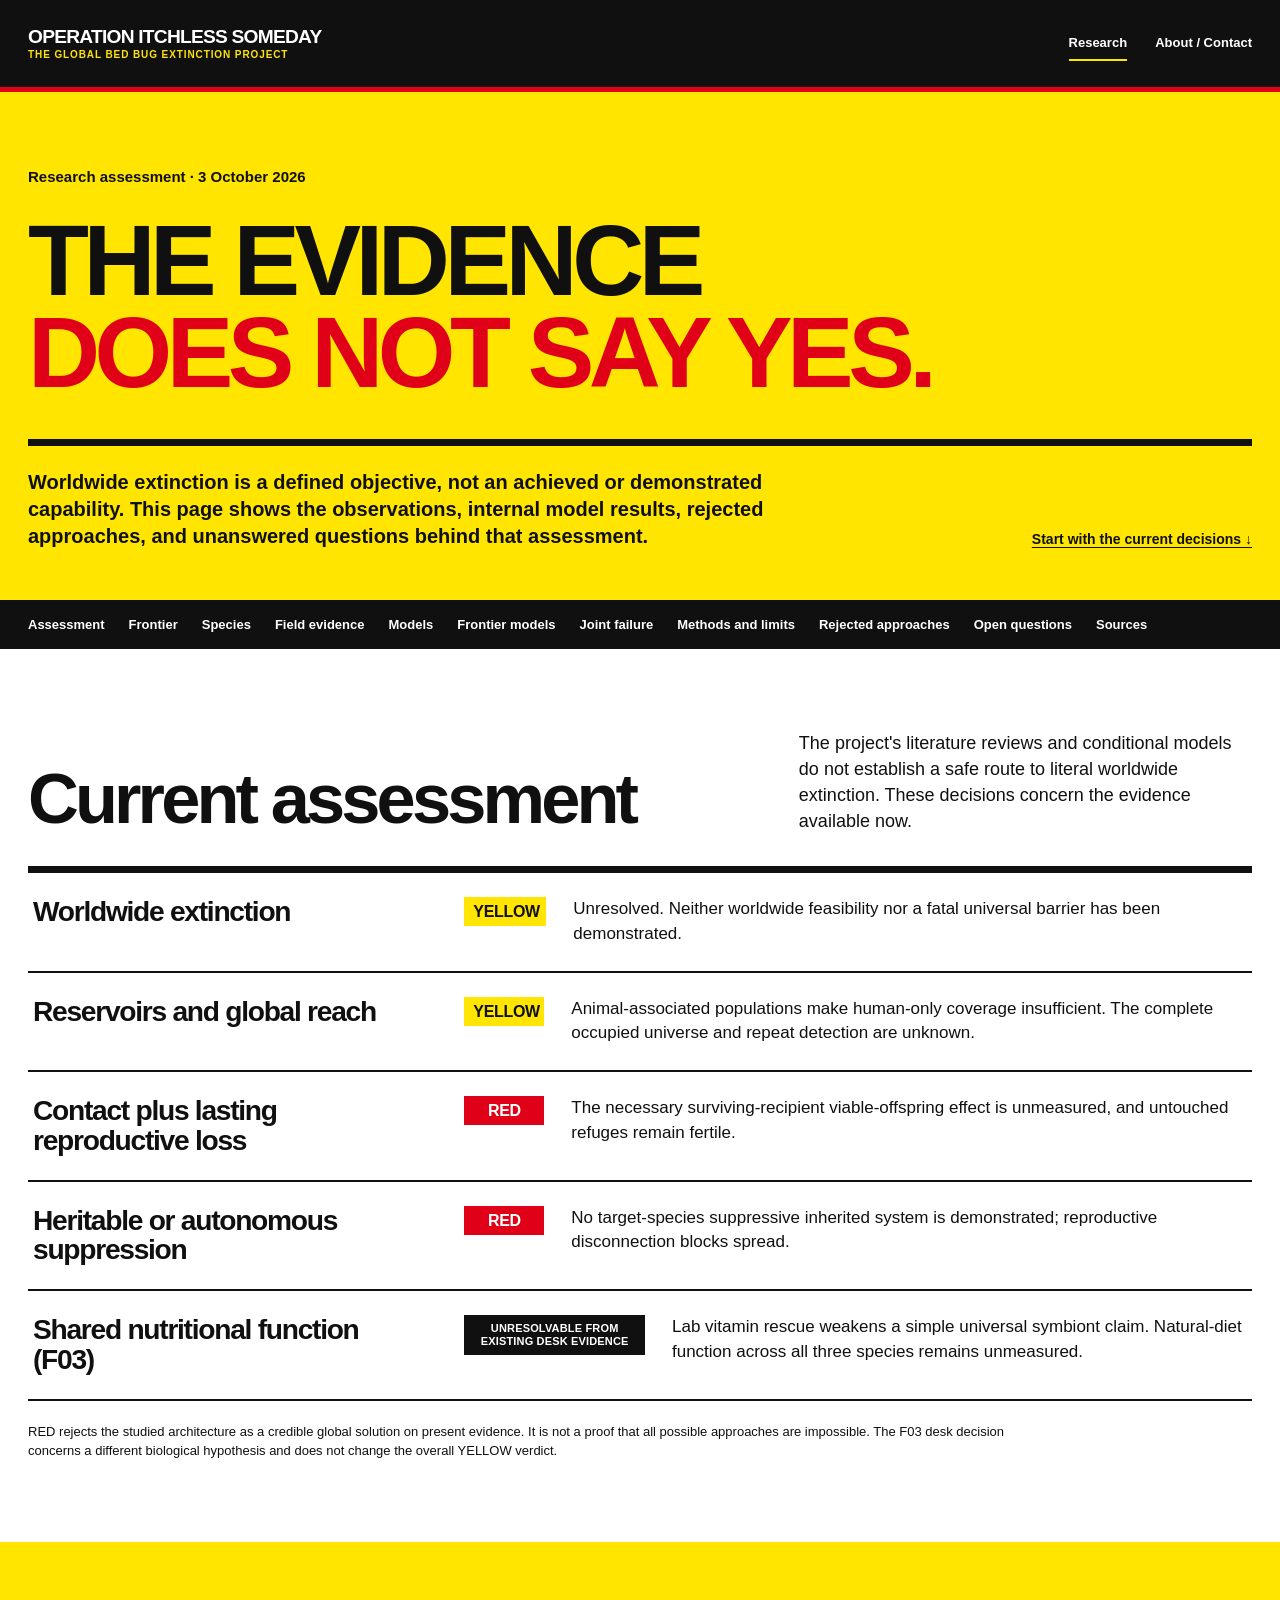
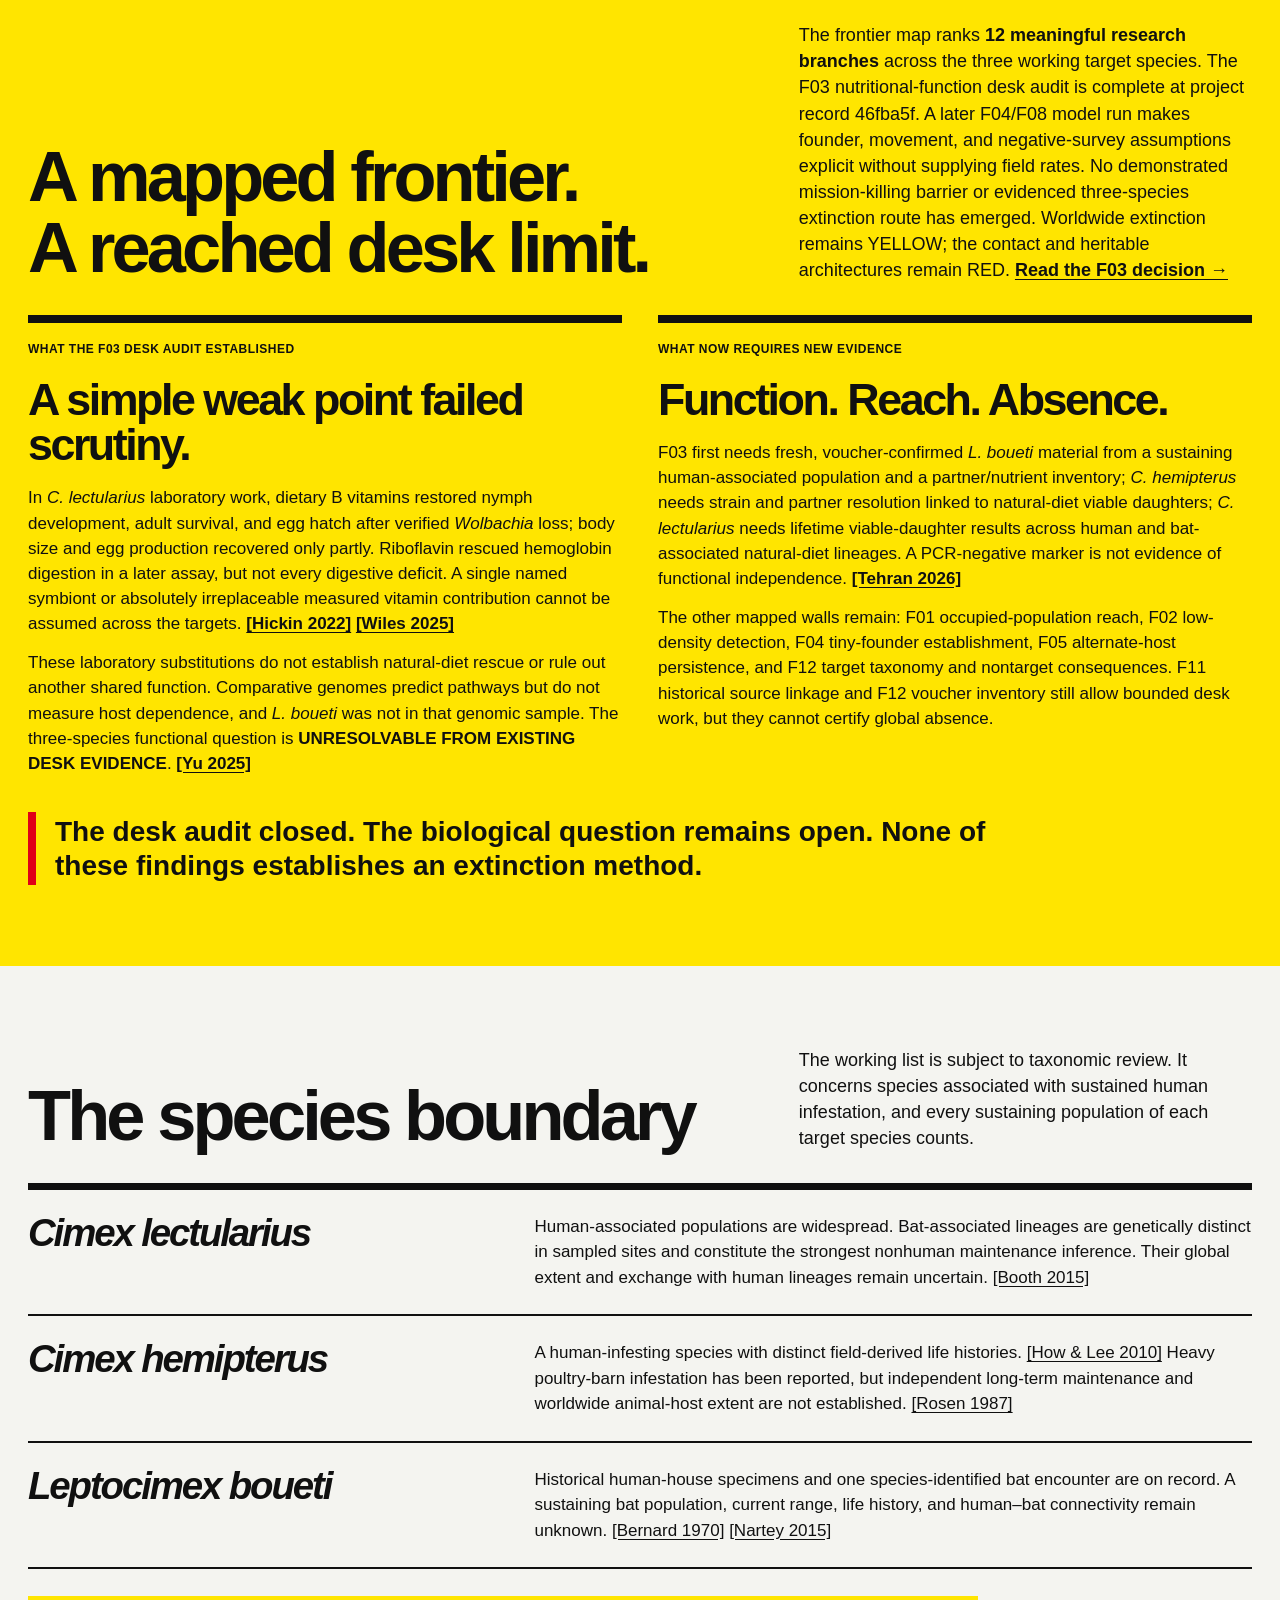
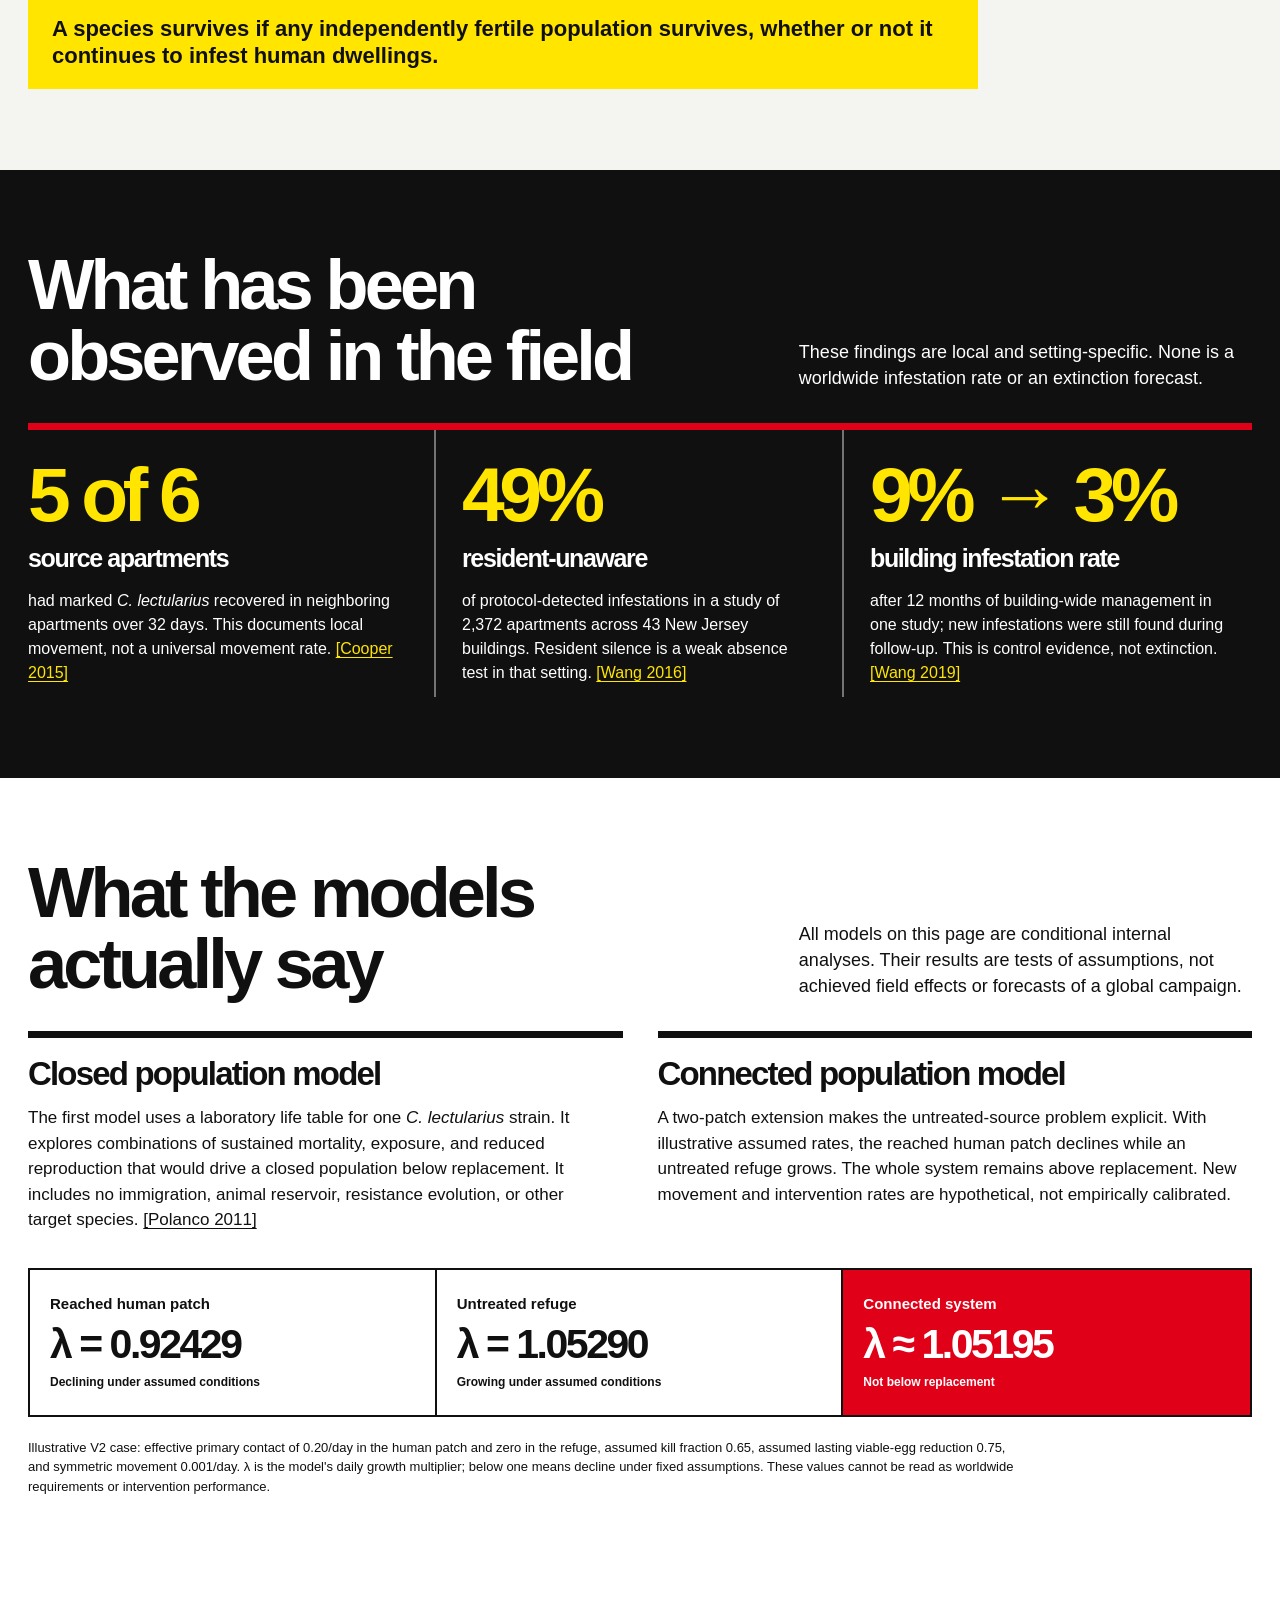
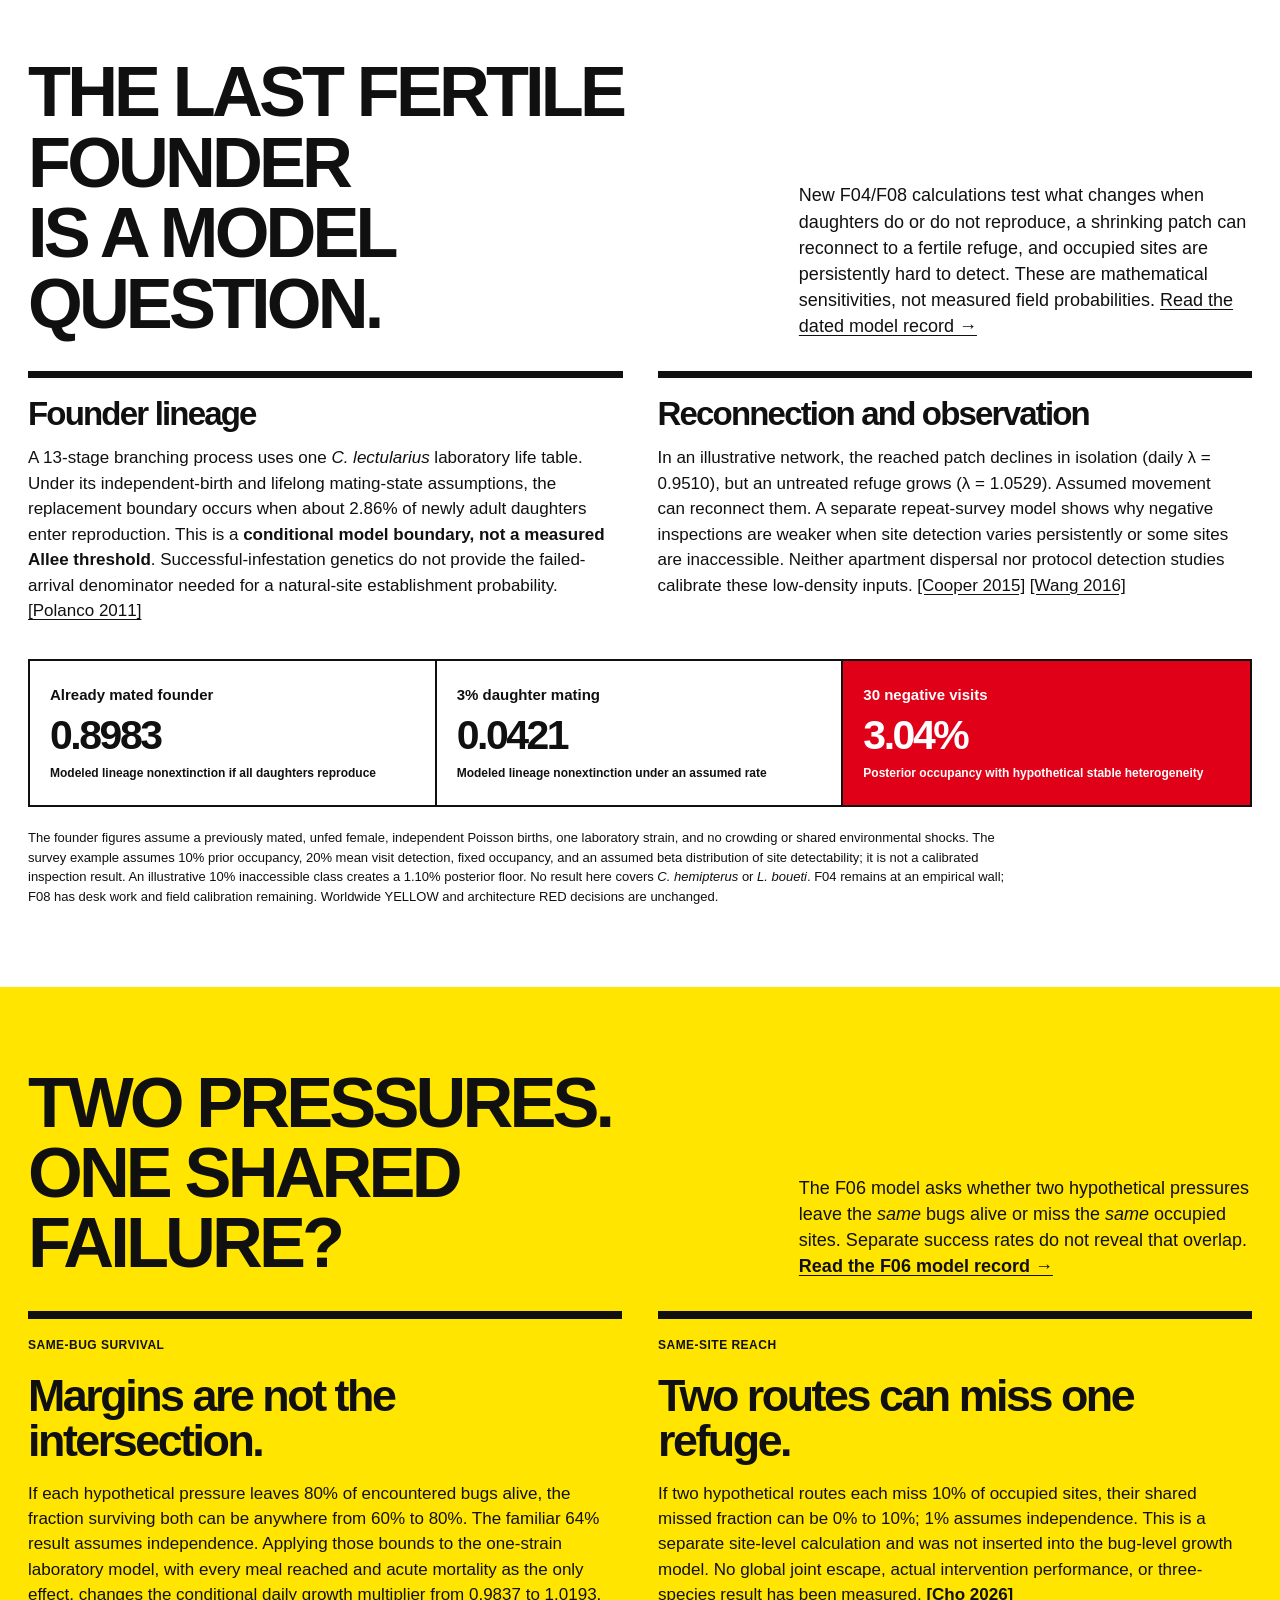
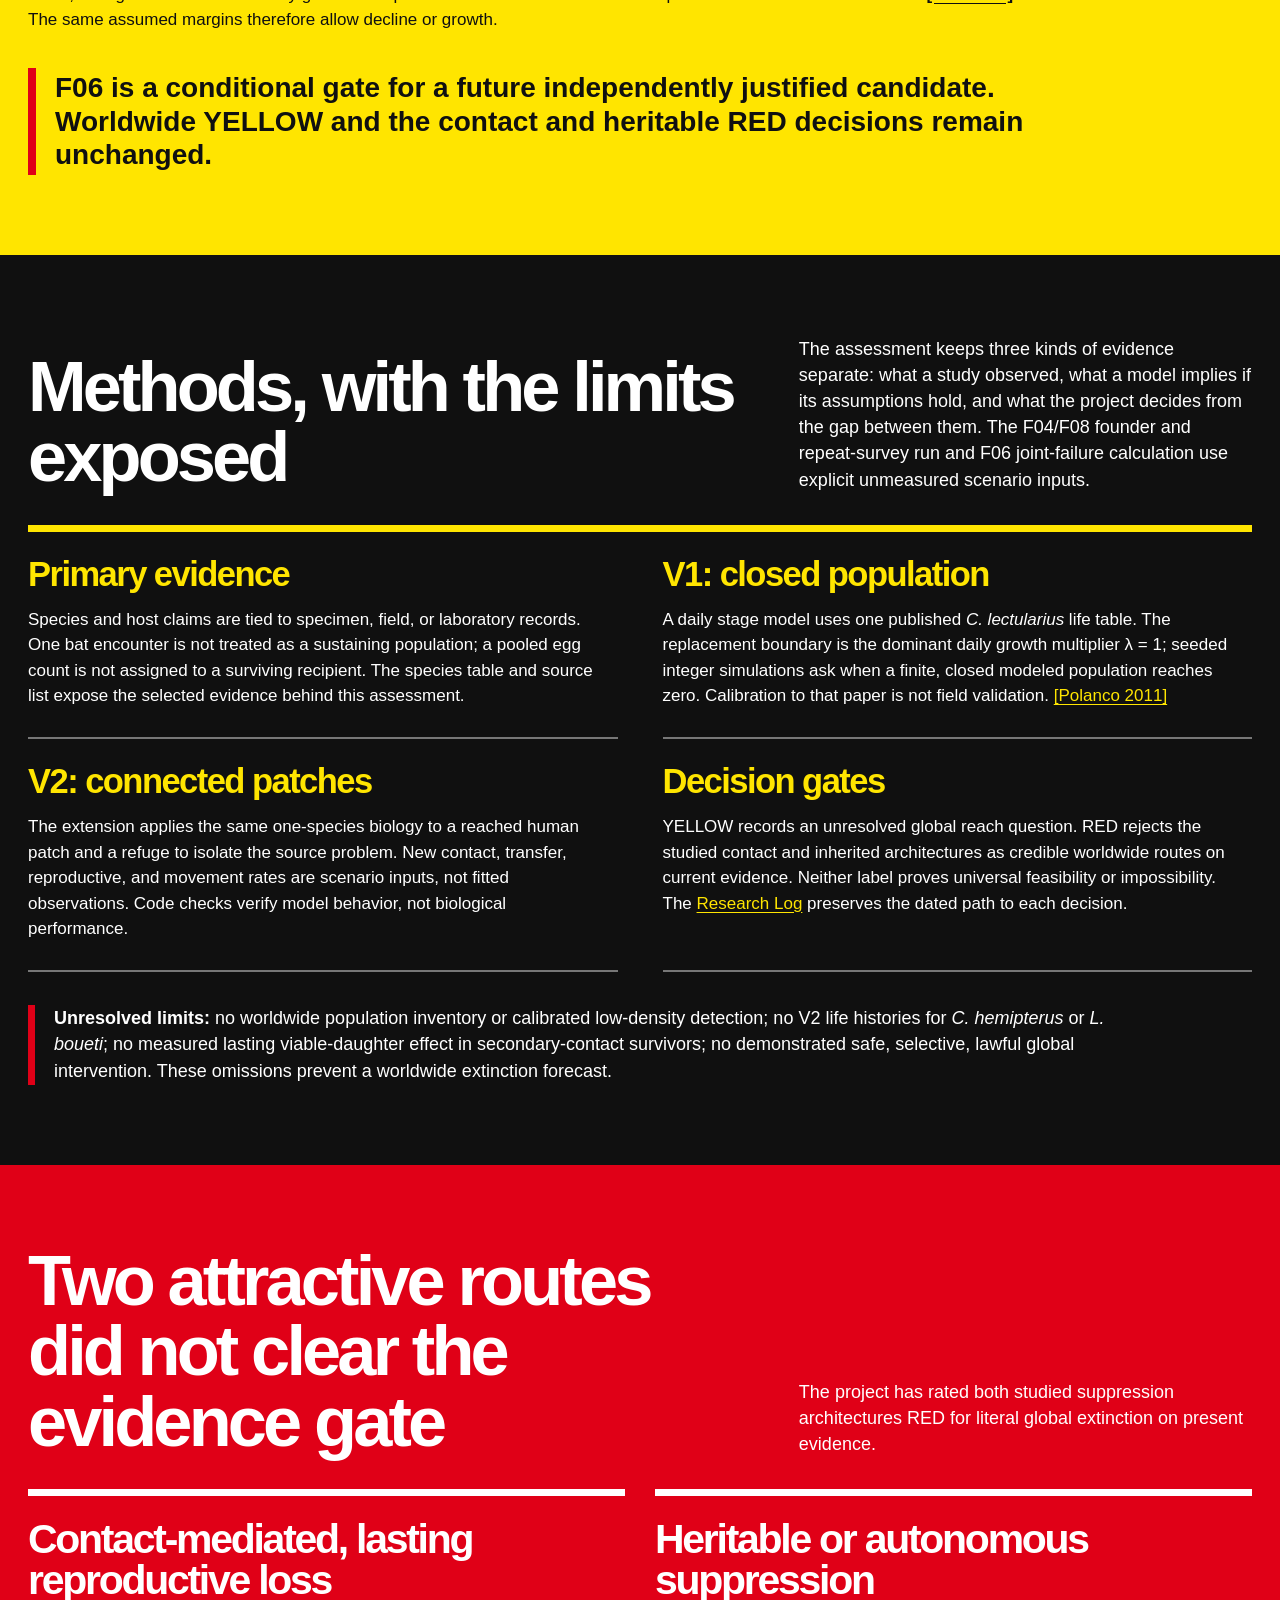
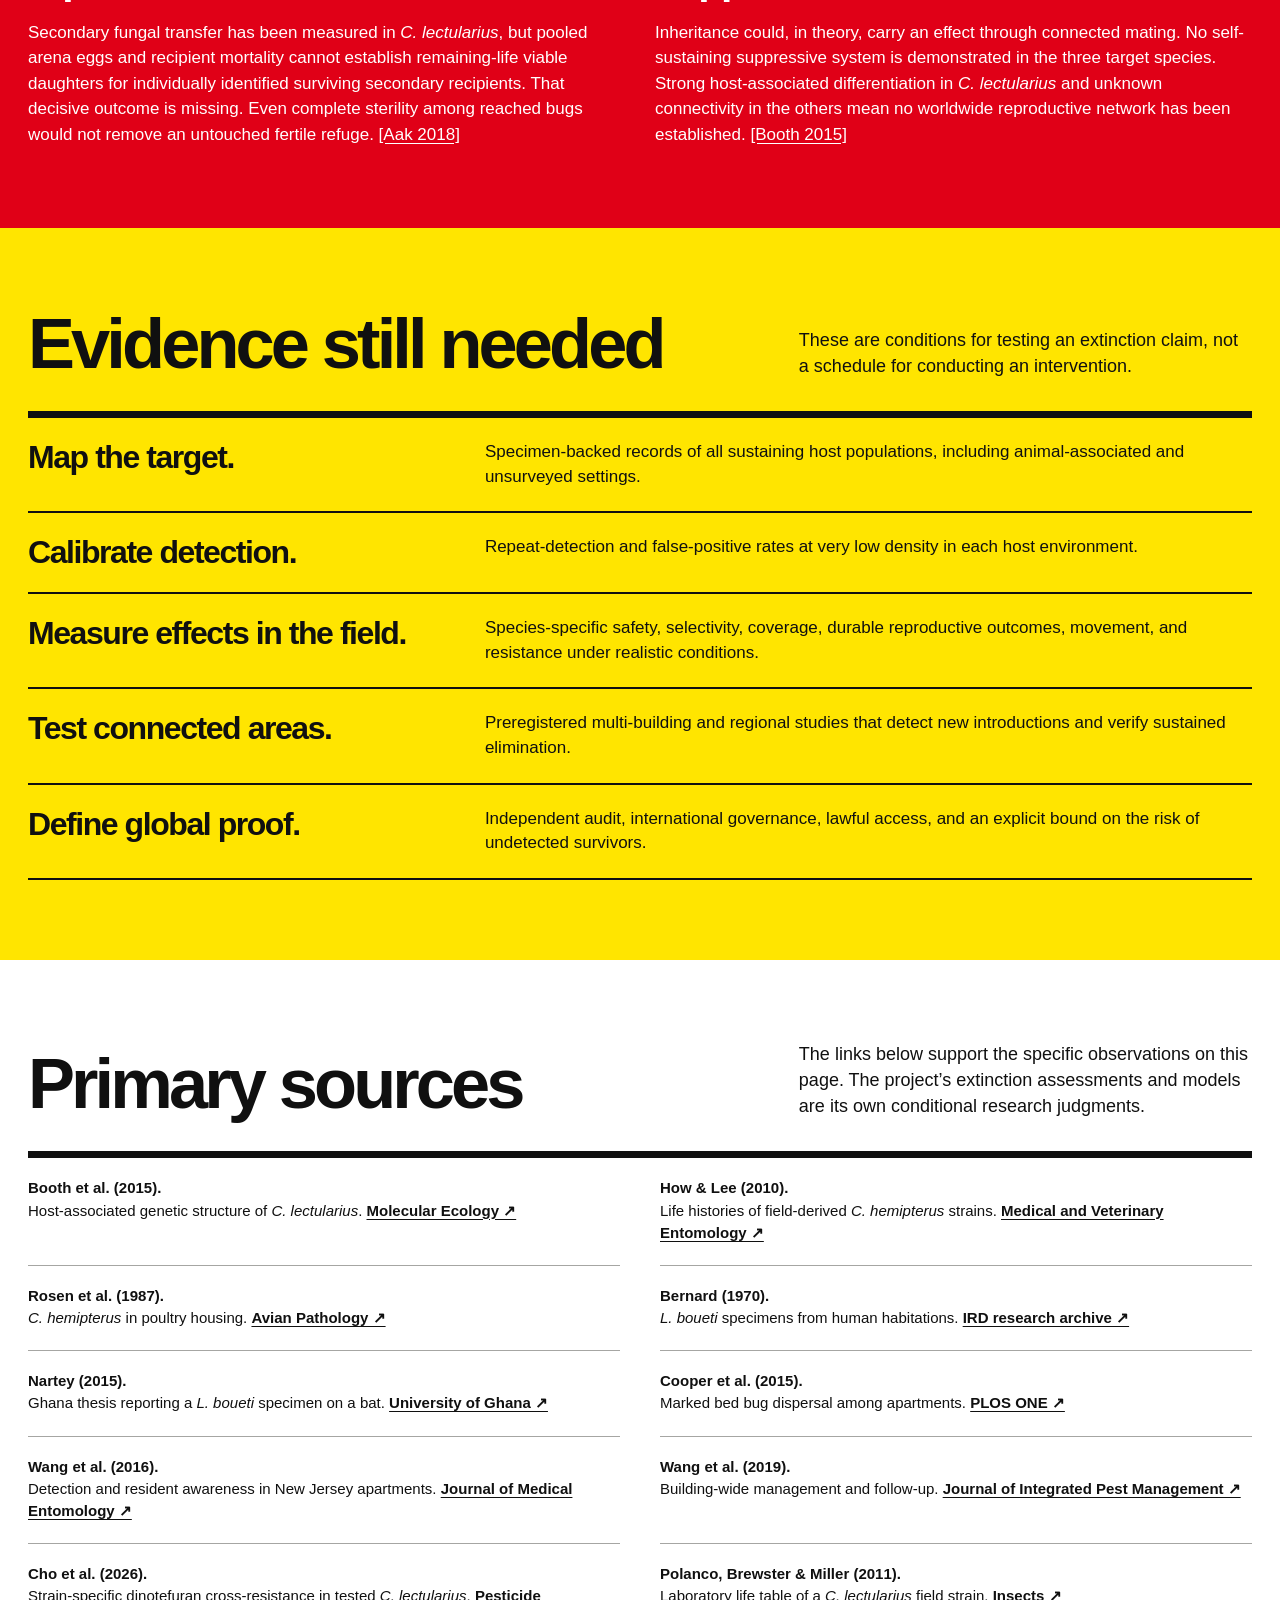
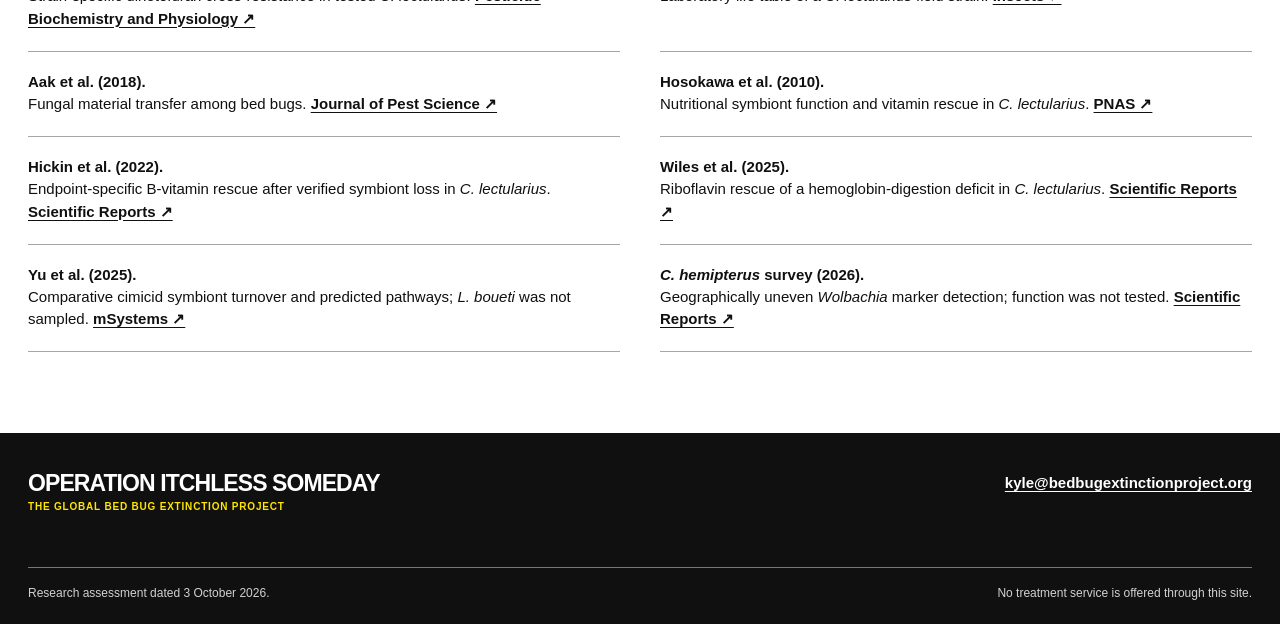
<file: research.html>
<!doctype html>
<html lang="en">
<head>
  <meta charset="utf-8">
  <meta name="viewport" content="width=device-width, initial-scale=1">
  <meta name="theme-color" content="#111111">
  <meta name="description" content="The dated research record behind Operation Itchless Someday: target species, field observations, conditional models, rejected mechanisms, evidence gaps, and primary sources.">
  <meta property="og:type" content="article">
  <meta property="og:title" content="Research record | Operation Itchless Someday">
  <meta property="og:description" content="The bed bug extinction objective is literal. No route to worldwide extinction is established on current evidence.">
  <title>Research record | Operation Itchless Someday</title>
  <link rel="canonical" href="https://bedbugextinctionproject.org/research.html">
  <link rel="icon" href="favicon.svg" type="image/svg+xml">
  <link rel="stylesheet" href="styles.css">
</head>
<body>
  <a class="skip-link" href="#main">Skip to content</a>
  <header class="site-header">
    <div class="shell header-layout">
      <a class="wordmark" href="index.html" aria-label="Operation Itchless Someday, home"><strong>OPERATION ITCHLESS SOMEDAY</strong><span>THE GLOBAL BED BUG EXTINCTION PROJECT</span></a>
      <nav aria-label="Main navigation"><a href="research.html" aria-current="page">Research</a><a href="index.html#about-contact">About / Contact</a></nav>
    </div>
  </header>
  <main id="main">
    <section class="research-hero" aria-labelledby="research-title"><div class="shell"><p class="research-date">Research assessment · 3 October 2026</p><h1 id="research-title">THE EVIDENCE<br><span>DOES NOT SAY YES.</span></h1><div class="research-hero-bottom"><p>Worldwide extinction is a defined objective, not an achieved or demonstrated capability. This page shows the observations, internal model results, rejected approaches, and unanswered questions behind that assessment.</p><a href="#assessment">Start with the current decisions ↓</a></div></div></section>
    <nav class="on-page" aria-label="Research page sections"><div class="shell"><a href="#assessment">Assessment</a><a href="#frontier">Frontier</a><a href="#species">Species</a><a href="#field">Field evidence</a><a href="#models">Models</a><a href="#frontier-models">Frontier models</a><a href="#overlap-model">Joint failure</a><a href="#methods">Methods and limits</a><a href="#rejected">Rejected approaches</a><a href="#unknown">Open questions</a><a href="#sources">Sources</a></div></nav>

    <section class="research-block assessment-block" id="assessment" aria-labelledby="assessment-title"><div class="shell"><div class="block-heading"><h2 id="assessment-title">Current assessment</h2><p>The project's literature reviews and conditional models do not establish a safe route to literal worldwide extinction. These decisions concern the evidence available now.</p></div><dl class="assessment-list"><div><dt>Worldwide extinction</dt><dd><strong class="status status-yellow">YELLOW</strong><span>Unresolved. Neither worldwide feasibility nor a fatal universal barrier has been demonstrated.</span></dd></div><div><dt>Reservoirs and global reach</dt><dd><strong class="status status-yellow">YELLOW</strong><span>Animal-associated populations make human-only coverage insufficient. The complete occupied universe and repeat detection are unknown.</span></dd></div><div><dt>Contact plus lasting reproductive loss</dt><dd><strong class="status status-red">RED</strong><span>The necessary surviving-recipient viable-offspring effect is unmeasured, and untouched refuges remain fertile.</span></dd></div><div><dt>Heritable or autonomous suppression</dt><dd><strong class="status status-red">RED</strong><span>No target-species suppressive inherited system is demonstrated; reproductive disconnection blocks spread.</span></dd></div><div><dt>Shared nutritional function (F03)</dt><dd><strong class="status status-desk-limit">UNRESOLVABLE FROM EXISTING DESK EVIDENCE</strong><span>Lab vitamin rescue weakens a simple universal symbiont claim. Natural-diet function across all three species remains unmeasured.</span></dd></div></dl><p class="fine-print">RED rejects the studied architecture as a credible global solution on present evidence. It is not a proof that all possible approaches are impossible. The F03 desk decision concerns a different biological hypothesis and does not change the overall YELLOW verdict.</p></div></section>

    <section class="research-block frontier-block" id="frontier" aria-labelledby="frontier-title"><div class="shell"><div class="block-heading"><h2 id="frontier-title">A mapped frontier.<br>A reached desk limit.</h2><p>The frontier map ranks <strong>12 meaningful research branches</strong> across the three working target species. The F03 nutritional-function desk audit is complete at project record 46fba5f. A later F04/F08 model run makes founder, movement, and negative-survey assumptions explicit without supplying field rates. No demonstrated mission-killing barrier or evidenced three-species extinction route has emerged. Worldwide extinction remains YELLOW; the contact and heritable architectures remain RED. <a href="research-log.html#shared-nutritional-function-audit">Read the F03 decision →</a></p></div><div class="frontier-columns"><article><p class="frontier-label">WHAT THE F03 DESK AUDIT ESTABLISHED</p><h3>A simple weak point failed scrutiny.</h3><p>In <i>C. lectularius</i> laboratory work, dietary B vitamins restored nymph development, adult survival, and egg hatch after verified <i>Wolbachia</i> loss; body size and egg production recovered only partly. Riboflavin rescued hemoglobin digestion in a later assay, but not every digestive deficit. A single named symbiont or absolutely irreplaceable measured vitamin contribution cannot be assumed across the targets. <a href="#source-hickin">[Hickin 2022]</a> <a href="#source-wiles">[Wiles 2025]</a></p><p>These laboratory substitutions do not establish natural-diet rescue or rule out another shared function. Comparative genomes predict pathways but do not measure host dependence, and <i>L. boueti</i> was not in that genomic sample. The three-species functional question is <strong>UNRESOLVABLE FROM EXISTING DESK EVIDENCE</strong>. <a href="#source-symbiont">[Yu 2025]</a></p></article><article><p class="frontier-label">WHAT NOW REQUIRES NEW EVIDENCE</p><h3>Function. Reach. Absence.</h3><p>F03 first needs fresh, voucher-confirmed <i>L. boueti</i> material from a sustaining human-associated population and a partner/nutrient inventory; <i>C. hemipterus</i> needs strain and partner resolution linked to natural-diet viable daughters; <i>C. lectularius</i> needs lifetime viable-daughter results across human and bat-associated natural-diet lineages. A PCR-negative marker is not evidence of functional independence. <a href="#source-tehran">[Tehran 2026]</a></p><p>The other mapped walls remain: F01 occupied-population reach, F02 low-density detection, F04 tiny-founder establishment, F05 alternate-host persistence, and F12 target taxonomy and nontarget consequences. F11 historical source linkage and F12 voucher inventory still allow bounded desk work, but they cannot certify global absence.</p></article></div><p class="frontier-foot">The desk audit closed. The biological question remains open. None of these findings establishes an extinction method.</p></div></section>

    <section class="research-block species-block" id="species" aria-labelledby="species-title"><div class="shell"><div class="block-heading"><h2 id="species-title">The species boundary</h2><p>The working list is subject to taxonomic review. It concerns species associated with sustained human infestation, and every sustaining population of each target species counts.</p></div><div class="species-table"><article><h3><i>Cimex lectularius</i></h3><p>Human-associated populations are widespread. Bat-associated lineages are genetically distinct in sampled sites and constitute the strongest nonhuman maintenance inference. Their global extent and exchange with human lineages remain uncertain. <a href="#source-booth">[Booth 2015]</a></p></article><article><h3><i>Cimex hemipterus</i></h3><p>A human-infesting species with distinct field-derived life histories. <a href="#source-how">[How &amp; Lee 2010]</a> Heavy poultry-barn infestation has been reported, but independent long-term maintenance and worldwide animal-host extent are not established. <a href="#source-rosen">[Rosen 1987]</a></p></article><article><h3><i>Leptocimex boueti</i></h3><p>Historical human-house specimens and one species-identified bat encounter are on record. A sustaining bat population, current range, life history, and human–bat connectivity remain unknown. <a href="#source-bernard">[Bernard 1970]</a> <a href="#source-nartey">[Nartey 2015]</a></p></article></div><p class="species-note">A species survives if any independently fertile population survives, whether or not it continues to infest human dwellings.</p></div></section>

    <section class="research-block field-block" id="field" aria-labelledby="field-title"><div class="shell"><div class="block-heading"><h2 id="field-title">What has been observed in the field</h2><p>These findings are local and setting-specific. None is a worldwide infestation rate or an extinction forecast.</p></div><div class="field-metrics"><article><strong>5 of 6</strong><h3>source apartments</h3><p>had marked <i>C. lectularius</i> recovered in neighboring apartments over 32 days. This documents local movement, not a universal movement rate. <a href="#source-cooper">[Cooper 2015]</a></p></article><article><strong>49%</strong><h3>resident-unaware</h3><p>of protocol-detected infestations in a study of 2,372 apartments across 43 New Jersey buildings. Resident silence is a weak absence test in that setting. <a href="#source-wang16">[Wang 2016]</a></p></article><article><strong>9% → 3%</strong><h3>building infestation rate</h3><p>after 12 months of building-wide management in one study; new infestations were still found during follow-up. This is control evidence, not extinction. <a href="#source-wang19">[Wang 2019]</a></p></article></div></div></section>

    <section class="research-block models-block" id="models" aria-labelledby="models-title"><div class="shell"><div class="block-heading"><h2 id="models-title">What the models actually say</h2><p>All models on this page are conditional internal analyses. Their results are tests of assumptions, not achieved field effects or forecasts of a global campaign.</p></div><div class="models-layout"><article><h3>Closed population model</h3><p>The first model uses a laboratory life table for one <i>C. lectularius</i> strain. It explores combinations of sustained mortality, exposure, and reduced reproduction that would drive a closed population below replacement. It includes no immigration, animal reservoir, resistance evolution, or other target species. <a href="#source-polanco">[Polanco 2011]</a></p></article><article><h3>Connected population model</h3><p>A two-patch extension makes the untreated-source problem explicit. With illustrative assumed rates, the reached human patch declines while an untreated refuge grows. The whole system remains above replacement. New movement and intervention rates are hypothetical, not empirically calibrated.</p></article></div><div class="model-data"><div><span>Reached human patch</span><strong>λ = 0.92429</strong><small>Declining under assumed conditions</small></div><div><span>Untreated refuge</span><strong>λ = 1.05290</strong><small>Growing under assumed conditions</small></div><div><span>Connected system</span><strong>λ ≈ 1.05195</strong><small>Not below replacement</small></div></div><p class="fine-print">Illustrative V2 case: effective primary contact of 0.20/day in the human patch and zero in the refuge, assumed kill fraction 0.65, assumed lasting viable-egg reduction 0.75, and symmetric movement 0.001/day. λ is the model's daily growth multiplier; below one means decline under fixed assumptions. These values cannot be read as worldwide requirements or intervention performance.</p></div></section>

    <section class="research-block models-block" id="frontier-models" aria-labelledby="frontier-models-title">
      <div class="shell">
        <div class="block-heading"><h2 id="frontier-models-title">THE LAST FERTILE FOUNDER<br>IS A MODEL QUESTION.</h2><p>New F04/F08 calculations test what changes when daughters do or do not reproduce, a shrinking patch can reconnect to a fertile refuge, and occupied sites are persistently hard to detect. These are mathematical sensitivities, not measured field probabilities. <a href="research-log.html#founder-surveillance-models">Read the dated model record →</a></p></div>
        <div class="models-layout">
          <article><h3>Founder lineage</h3><p>A 13-stage branching process uses one <i>C. lectularius</i> laboratory life table. Under its independent-birth and lifelong mating-state assumptions, the replacement boundary occurs when about 2.86% of newly adult daughters enter reproduction. This is a <strong>conditional model boundary, not a measured Allee threshold</strong>. Successful-infestation genetics do not provide the failed-arrival denominator needed for a natural-site establishment probability. <a href="#source-polanco">[Polanco 2011]</a></p></article>
          <article><h3>Reconnection and observation</h3><p>In an illustrative network, the reached patch declines in isolation (daily λ = 0.9510), but an untreated refuge grows (λ = 1.0529). Assumed movement can reconnect them. A separate repeat-survey model shows why negative inspections are weaker when site detection varies persistently or some sites are inaccessible. Neither apartment dispersal nor protocol detection studies calibrate these low-density inputs. <a href="#source-cooper">[Cooper 2015]</a> <a href="#source-wang16">[Wang 2016]</a></p></article>
        </div>
        <div class="model-data"><div><span>Already mated founder</span><strong>0.8983</strong><small>Modeled lineage nonextinction if all daughters reproduce</small></div><div><span>3% daughter mating</span><strong>0.0421</strong><small>Modeled lineage nonextinction under an assumed rate</small></div><div><span>30 negative visits</span><strong>3.04%</strong><small>Posterior occupancy with hypothetical stable heterogeneity</small></div></div>
        <p class="fine-print">The founder figures assume a previously mated, unfed female, independent Poisson births, one laboratory strain, and no crowding or shared environmental shocks. The survey example assumes 10% prior occupancy, 20% mean visit detection, fixed occupancy, and an assumed beta distribution of site detectability; it is not a calibrated inspection result. An illustrative 10% inaccessible class creates a 1.10% posterior floor. No result here covers <i>C. hemipterus</i> or <i>L. boueti</i>. F04 remains at an empirical wall; F08 has desk work and field calibration remaining. Worldwide YELLOW and architecture RED decisions are unchanged.</p>
      </div>
    </section>

    <section class="research-block frontier-block" id="overlap-model" aria-labelledby="overlap-model-title">
      <div class="shell">
        <div class="block-heading"><h2 id="overlap-model-title">TWO PRESSURES.<br>ONE SHARED FAILURE?</h2><p>The F06 model asks whether two hypothetical pressures leave the <em>same</em> bugs alive or miss the <em>same</em> occupied sites. Separate success rates do not reveal that overlap. <a href="research-log.html#correlated-failure-model">Read the F06 model record →</a></p></div>
        <div class="frontier-columns"><article><p class="frontier-label">SAME-BUG SURVIVAL</p><h3>Margins are not the intersection.</h3><p>If each hypothetical pressure leaves 80% of encountered bugs alive, the fraction surviving both can be anywhere from 60% to 80%. The familiar 64% result assumes independence. Applying those bounds to the one-strain laboratory model, with every meal reached and acute mortality as the only effect, changes the conditional daily growth multiplier from 0.9837 to 1.0193. The same assumed margins therefore allow decline or growth.</p></article><article><p class="frontier-label">SAME-SITE REACH</p><h3>Two routes can miss one refuge.</h3><p>If two hypothetical routes each miss 10% of occupied sites, their shared missed fraction can be 0% to 10%; 1% assumes independence. This is a separate site-level calculation and was not inserted into the bug-level growth model. No global joint escape, actual intervention performance, or three-species result has been measured. <a href="#source-cho">[Cho 2026]</a></p></article></div>
        <p class="frontier-foot">F06 is a conditional gate for a future independently justified candidate. Worldwide YELLOW and the contact and heritable RED decisions remain unchanged.</p>
      </div>
    </section>

    <section class="research-block methods-block" id="methods" aria-labelledby="methods-title"><div class="shell"><div class="block-heading"><h2 id="methods-title">Methods, with the limits exposed</h2><p>The assessment keeps three kinds of evidence separate: what a study observed, what a model implies if its assumptions hold, and what the project decides from the gap between them. The F04/F08 founder and repeat-survey run and F06 joint-failure calculation use explicit unmeasured scenario inputs.</p></div><div class="method-list"><div><strong>Primary evidence</strong><p>Species and host claims are tied to specimen, field, or laboratory records. One bat encounter is not treated as a sustaining population; a pooled egg count is not assigned to a surviving recipient. The species table and source list expose the selected evidence behind this assessment.</p></div><div><strong>V1: closed population</strong><p>A daily stage model uses one published <i>C. lectularius</i> life table. The replacement boundary is the dominant daily growth multiplier λ = 1; seeded integer simulations ask when a finite, closed modeled population reaches zero. Calibration to that paper is not field validation. <a href="#source-polanco">[Polanco 2011]</a></p></div><div><strong>V2: connected patches</strong><p>The extension applies the same one-species biology to a reached human patch and a refuge to isolate the source problem. New contact, transfer, reproductive, and movement rates are scenario inputs, not fitted observations. Code checks verify model behavior, not biological performance.</p></div><div><strong>Decision gates</strong><p>YELLOW records an unresolved global reach question. RED rejects the studied contact and inherited architectures as credible worldwide routes on current evidence. Neither label proves universal feasibility or impossibility. The <a href="research-log.html">Research Log</a> preserves the dated path to each decision.</p></div></div><p class="method-limit"><strong>Unresolved limits:</strong> no worldwide population inventory or calibrated low-density detection; no V2 life histories for <i>C. hemipterus</i> or <i>L. boueti</i>; no measured lasting viable-daughter effect in secondary-contact survivors; no demonstrated safe, selective, lawful global intervention. These omissions prevent a worldwide extinction forecast.</p></div></section>

    <section class="research-block rejected-block" id="rejected" aria-labelledby="rejected-title"><div class="shell"><div class="block-heading"><h2 id="rejected-title">Two attractive routes did not clear the evidence gate</h2><p>The project has rated both studied suppression architectures RED for literal global extinction on present evidence.</p></div><div class="rejected-list"><article><h3>Contact-mediated, lasting reproductive loss</h3><p>Secondary fungal transfer has been measured in <i>C. lectularius</i>, but pooled arena eggs and recipient mortality cannot establish remaining-life viable daughters for individually identified surviving secondary recipients. That decisive outcome is missing. Even complete sterility among reached bugs would not remove an untouched fertile refuge. <a href="#source-aak">[Aak 2018]</a></p></article><article><h3>Heritable or autonomous suppression</h3><p>Inheritance could, in theory, carry an effect through connected mating. No self-sustaining suppressive system is demonstrated in the three target species. Strong host-associated differentiation in <i>C. lectularius</i> and unknown connectivity in the others mean no worldwide reproductive network has been established. <a href="#source-booth">[Booth 2015]</a></p></article></div></div></section>

    <section class="research-block unknown-block" id="unknown" aria-labelledby="unknown-title"><div class="shell"><div class="block-heading"><h2 id="unknown-title">Evidence still needed</h2><p>These are conditions for testing an extinction claim, not a schedule for conducting an intervention.</p></div><ul class="evidence-needs"><li><strong>Map the target.</strong><span>Specimen-backed records of all sustaining host populations, including animal-associated and unsurveyed settings.</span></li><li><strong>Calibrate detection.</strong><span>Repeat-detection and false-positive rates at very low density in each host environment.</span></li><li><strong>Measure effects in the field.</strong><span>Species-specific safety, selectivity, coverage, durable reproductive outcomes, movement, and resistance under realistic conditions.</span></li><li><strong>Test connected areas.</strong><span>Preregistered multi-building and regional studies that detect new introductions and verify sustained elimination.</span></li><li><strong>Define global proof.</strong><span>Independent audit, international governance, lawful access, and an explicit bound on the risk of undetected survivors.</span></li></ul></div></section>

    <section class="research-block sources-block" id="sources" aria-labelledby="sources-title"><div class="shell"><div class="block-heading"><h2 id="sources-title">Primary sources</h2><p>The links below support the specific observations on this page. The project’s extinction assessments and models are its own conditional research judgments.</p></div><ol class="sources-list"><li id="source-booth"><strong>Booth et al. (2015).</strong> Host-associated genetic structure of <i>C. lectularius</i>. <a href="https://doi.org/10.1111/mec.13086">Molecular Ecology ↗</a></li><li id="source-how"><strong>How &amp; Lee (2010).</strong> Life histories of field-derived <i>C. hemipterus</i> strains. <a href="https://doi.org/10.1111/j.1365-2915.2010.00852.x">Medical and Veterinary Entomology ↗</a></li><li id="source-rosen"><strong>Rosen et al. (1987).</strong> <i>C. hemipterus</i> in poultry housing. <a href="https://doi.org/10.1080/03079458708436381">Avian Pathology ↗</a></li><li id="source-bernard"><strong>Bernard (1970).</strong> <i>L. boueti</i> specimens from human habitations. <a href="https://horizon.documentation.ird.fr/exl-doc/pleins_textes/cahiers/entomo/18902.pdf">IRD research archive ↗</a></li><li id="source-nartey"><strong>Nartey (2015).</strong> Ghana thesis reporting a <i>L. boueti</i> specimen on a bat. <a href="https://ugspace.ug.edu.gh/bitstreams/d6217984-886b-439c-9c4e-95cee257684b/download">University of Ghana ↗</a></li><li id="source-cooper"><strong>Cooper et al. (2015).</strong> Marked bed bug dispersal among apartments. <a href="https://pmc.ncbi.nlm.nih.gov/articles/PMC4564232/">PLOS ONE ↗</a></li><li id="source-wang16"><strong>Wang et al. (2016).</strong> Detection and resident awareness in New Jersey apartments. <a href="https://pubmed.ncbi.nlm.nih.gov/27049026/">Journal of Medical Entomology ↗</a></li><li id="source-wang19"><strong>Wang et al. (2019).</strong> Building-wide management and follow-up. <a href="https://academic.oup.com/jipm/article/10/1/33/5625298">Journal of Integrated Pest Management ↗</a></li><li id="source-cho"><strong>Cho et al. (2026).</strong> Strain-specific dinotefuran cross-resistance in tested <i>C. lectularius</i>. <a href="https://pubmed.ncbi.nlm.nih.gov/41461438/">Pesticide Biochemistry and Physiology ↗</a></li><li id="source-polanco"><strong>Polanco, Brewster &amp; Miller (2011).</strong> Laboratory life table of a <i>C. lectularius</i> field strain. <a href="https://doi.org/10.3390/insects2020173">Insects ↗</a></li><li id="source-aak"><strong>Aak et al. (2018).</strong> Fungal material transfer among bed bugs. <a href="https://doi.org/10.1007/s10340-017-0943-z">Journal of Pest Science ↗</a></li><li id="source-hosokawa"><strong>Hosokawa et al. (2010).</strong> Nutritional symbiont function and vitamin rescue in <i>C. lectularius</i>. <a href="https://pmc.ncbi.nlm.nih.gov/articles/PMC2818902/">PNAS ↗</a></li><li id="source-hickin"><strong>Hickin et al. (2022).</strong> Endpoint-specific B-vitamin rescue after verified symbiont loss in <i>C. lectularius</i>. <a href="https://www.nature.com/articles/s41598-022-14505-2">Scientific Reports ↗</a></li><li id="source-wiles"><strong>Wiles et al. (2025).</strong> Riboflavin rescue of a hemoglobin-digestion deficit in <i>C. lectularius</i>. <a href="https://www.nature.com/articles/s41598-025-24795-x">Scientific Reports ↗</a></li><li id="source-symbiont"><strong>Yu et al. (2025).</strong> Comparative cimicid symbiont turnover and predicted pathways; <i>L. boueti</i> was not sampled. <a href="https://doi.org/10.1128/msystems.01247-25">mSystems ↗</a></li><li id="source-tehran"><strong><i>C. hemipterus</i> survey (2026).</strong> Geographically uneven <i>Wolbachia</i> marker detection; function was not tested. <a href="https://www.nature.com/articles/s41598-026-55649-9">Scientific Reports ↗</a></li></ol></div></section>
  </main>
  <footer class="site-footer"><div class="shell footer-layout"><div><strong>OPERATION ITCHLESS SOMEDAY</strong><span>THE GLOBAL BED BUG EXTINCTION PROJECT</span></div><a class="footer-contact" href="mailto:kyle@bedbugextinctionproject.org">kyle@bedbugextinctionproject.org</a></div><div class="shell footer-base"><span>Research assessment dated 3 October 2026.</span><span>No treatment service is offered through this site.</span></div></footer>
</body>
</html>
</file>
<file: styles.css>
@charset "UTF-8";

:root {
  --black: #101010;
  --white: #ffffff;
  --paper: #f4f4f0;
  --red: #e00017;
  --yellow: #ffe500;
  --line: #a6a6a3;
  --display: "Arial Black", "Helvetica Neue", Arial, sans-serif;
  --body: Arial, "Helvetica Neue", sans-serif;
}

* { box-sizing: border-box; }
html { scroll-behavior: smooth; }
body { margin: 0; color: var(--black); background: var(--white); font-family: var(--body); line-height: 1.48; }
img { display: block; max-width: 100%; }
a { color: inherit; text-underline-offset: .18em; }
a:hover { text-decoration-thickness: 3px; }
:focus-visible { outline: 4px solid var(--yellow); outline-offset: 4px; }
::selection { background: var(--yellow); color: var(--black); }
.shell { width: min(calc(100% - 56px), 1320px); margin-inline: auto; }
.skip-link { position: fixed; top: -80px; left: 16px; z-index: 100; background: var(--yellow); padding: 12px 16px; font-weight: 800; }
.skip-link:focus { top: 16px; }
h1, h2, h3, p, figure, dl { margin: 0; }
h1, h2, h3 { line-height: 1; letter-spacing: -.055em; }
h1, h2 { font-family: var(--display); font-weight: 900; }
h3 { font-family: var(--display); font-weight: 900; }

.site-header { background: var(--black); color: var(--white); border-bottom: 5px solid var(--red); }
.header-layout { display: flex; align-items: center; justify-content: space-between; gap: 28px; min-height: 87px; padding-block: 12px; }
.wordmark { display: flex; flex-direction: column; flex: none; gap: 4px; text-decoration: none; line-height: 1; }
.wordmark strong { font: 900 clamp(17px, 1.5vw, 23px)/1 var(--display); letter-spacing: -.04em; }
.wordmark span { color: var(--yellow); font-size: 10px; font-weight: 800; letter-spacing: .09em; }
.site-header nav { display: flex; flex-wrap: wrap; justify-content: flex-end; gap: 8px clamp(14px, 2.2vw, 36px); }
.site-header nav a { color: var(--white); font-size: 13px; font-weight: 800; text-decoration: none; border-bottom: 2px solid transparent; padding-block: 7px; }
.site-header nav a:hover, .site-header nav a[aria-current="page"] { border-color: var(--yellow); }

.hero { overflow: hidden; background: var(--white); }
.hero-layout { display: grid; grid-template-columns: 61% 39%; min-height: 705px; align-items: stretch; }
.hero-copy { position: relative; z-index: 2; padding: clamp(45px, 6.5vw, 88px) 0 60px; }
.hero-question { max-width: 560px; font-size: clamp(21px, 2.2vw, 31px); font-weight: 800; line-height: 1.2; margin-bottom: 35px; }
.hero h1 { position: relative; width: max-content; max-width: none; font-size: clamp(76px, 8.5vw, 138px); line-height: .91; letter-spacing: -.085em; white-space: nowrap; margin-bottom: 35px; }
.hero h1 span { color: var(--red); }
.hero-deck { max-width: 660px; font-size: clamp(24px, 2.3vw, 33px); font-weight: 800; line-height: 1.15; letter-spacing: -.035em; margin-bottom: 22px; }
.hero-clarity { max-width: 615px; font-size: 17px; line-height: 1.46; margin-bottom: 29px; }
.hero-clarity strong { background: var(--yellow); padding: 1px 3px; box-decoration-break: clone; -webkit-box-decoration-break: clone; }
.inline-link { display: inline-flex; gap: 25px; align-items: center; color: var(--black); font-size: 15px; font-weight: 900; text-decoration-thickness: 2px; text-underline-offset: 5px; }
.inline-link:hover { color: var(--red); }
.specimen-photo { align-self: stretch; display: flex; flex-direction: column; justify-content: flex-end; min-width: 0; margin: 0 -6vw 0 -25px; padding-top: 55px; background: #fff; overflow: hidden; }
.specimen-photo img { display: block; width: 118%; max-width: none; height: min(520px, 42vw); object-fit: cover; object-position: 44% 50%; transform: translateX(-6%); filter: contrast(1.1); }
.specimen-photo figcaption { position: relative; background: var(--black); color: var(--white); font-size: 11px; line-height: 1.4; padding: 13px 20px 14px; max-width: 100%; }
.specimen-photo figcaption a { color: var(--white); }
.hero-bottom { background: var(--red); color: var(--white); }
.hero-bottom-inner { display: flex; align-items: center; gap: 20px; min-height: 74px; padding-block: 10px; }
.hero-bottom strong { font: 900 21px/1.05 var(--display); letter-spacing: -.045em; }
.hero-bottom span { font-size: 16px; font-weight: 700; }
.hero-bottom a { margin-left: auto; flex: none; font-size: 14px; font-weight: 900; }

.section-pad { padding-block: clamp(65px, 7vw, 105px); }
.idea { background: var(--paper); }
.idea-layout { display: grid; grid-template-columns: 1.25fr .75fr; gap: clamp(30px, 7vw, 110px); }
.idea h2 { font-size: clamp(72px, 8.5vw, 130px); line-height: .9; margin-bottom: 24px; }
.idea h2 span { color: var(--red); }
.idea-lead > p { max-width: 760px; font-size: clamp(23px, 2.2vw, 30px); font-weight: 800; line-height: 1.19; letter-spacing: -.035em; }
.idea-detail { align-self: end; border-top: 7px solid var(--black); padding-top: 24px; }
.idea-detail p { font-size: 17px; line-height: 1.5; margin-bottom: 19px; }
.idea-detail .inline-link { margin-top: 7px; }

.why { background: var(--black); color: var(--white); padding-block: clamp(66px, 7vw, 105px); }
.why-layout { display: grid; grid-template-columns: .27fr 1fr; gap: 6vw; }
.why h2 { font-size: clamp(40px, 4.3vw, 62px); color: var(--yellow); }
.why-statement { max-width: 940px; font: 900 clamp(31px, 3.65vw, 56px)/1.08 var(--display); letter-spacing: -.055em; margin-bottom: 38px; }
.why-layout > div > p:last-child { max-width: 775px; font-size: 18px; line-height: 1.5; }

.section-head { display: flex; justify-content: space-between; align-items: end; gap: 40px; margin-bottom: 37px; }
.section-head h2, .failed h2, .unknowns h2, .about h2 { font-size: clamp(50px, 5.3vw, 82px); }
.section-head p { max-width: 420px; font-size: 16px; }
.status-table { border-top: 7px solid var(--black); }
.status-row { display: grid; grid-template-columns: minmax(235px, .83fr) minmax(150px, .45fr) minmax(0, 1.45fr); align-items: start; gap: 25px; border-bottom: 2px solid var(--black); padding: 24px 10px 27px; }
.status-heading { background: var(--black); color: var(--white); padding: 12px 10px 10px; border-bottom: 0; font-size: 12px; font-weight: 900; text-transform: uppercase; letter-spacing: .03em; }
.status-row > strong { font: 900 clamp(23px, 2.1vw, 31px)/1.08 var(--display); letter-spacing: -.055em; }
.status-row > span { display: flex; align-items: start; flex-direction: column; gap: 7px; }
.status { display: inline-block; width: fit-content; padding: 7px 9px 6px; color: var(--black); font: 900 16px/1 var(--display); letter-spacing: -.02em; }
.status-yellow { background: var(--yellow); }
.status-red { background: var(--red); color: var(--white); }
.status-desk-limit { background: var(--black); color: var(--white); max-width: 220px; font: 900 11px/1.2 var(--body); letter-spacing: .015em; text-align: left; }
.status-row small { font-size: 12px; font-weight: 800; }
.status-row p { font-size: 16px; line-height: 1.45; }
.status-note { display: flex; gap: 25px; align-items: start; justify-content: space-between; font-size: 14px; line-height: 1.45; margin-top: 19px; }
.status-note a { flex: none; font-weight: 900; }
.frontier-alert { display: grid; grid-template-columns: minmax(220px, .62fr) 1.25fr auto; align-items: center; gap: 24px; border-top: 7px solid var(--black); background: var(--yellow); margin-top: 26px; padding: 22px 24px; }
.frontier-alert strong { font: 900 clamp(22px, 2.3vw, 34px)/1.04 var(--display); letter-spacing: -.055em; }
.frontier-alert span { font-size: 15px; line-height: 1.4; }
.frontier-alert a { white-space: nowrap; font-size: 12px; font-weight: 900; }

.recent-log { background: var(--black); color: var(--white); border-top: 12px solid var(--yellow); }
.recent-log-head { display: flex; justify-content: space-between; align-items: end; gap: 40px; margin-bottom: 48px; }
.recent-log-head h2 { font-size: clamp(53px, 6vw, 94px); line-height: .94; }
.recent-log-head p { max-width: 415px; font-size: 18px; line-height: 1.4; }
.recent-list { border-top: 7px solid var(--white); }
.recent-row { display: grid; grid-template-columns: 195px minmax(0, 1fr); align-items: start; gap: 30px; border-bottom: 2px solid #777; padding: 28px 0 31px; }
.recent-row time { color: var(--yellow); font-size: 14px; font-weight: 900; white-space: nowrap; }
.recent-row h3 { font-size: clamp(26px, 3vw, 43px); margin-bottom: 10px; }
.recent-row p { max-width: 820px; font-size: 17px; line-height: 1.45; margin: 11px 0 14px; }
.recent-copy .log-decision { font-size: 12px; }
.recent-view { color: var(--yellow); font-size: 12px; font-weight: 900; letter-spacing: .03em; }
.recent-view:hover { color: var(--white); }
.log-decision { display: inline-block; width: fit-content; padding: 7px 9px 6px; color: var(--black); font: 900 16px/1 var(--display); }
.log-decision-red { background: var(--red); color: var(--white); }
.log-decision-yellow { background: var(--yellow); }
.log-decision-green { background: #00c876; }
.log-decision-unresolved { background: var(--black); color: var(--white); font: 900 13px/1.25 var(--body); letter-spacing: .02em; }
.log-all-link { display: inline-flex; align-items: center; gap: 25px; border-bottom: 4px solid var(--yellow); margin-top: 39px; padding-bottom: 7px; color: var(--yellow); font-size: 17px; font-weight: 900; text-decoration: none; }
.log-all-link:hover { color: var(--white); border-color: var(--white); }
.log-all-link span { font-size: 23px; }

.failed { background: var(--white); border-top: 1px solid var(--line); }
.failed h2 { color: var(--red); margin-bottom: 16px; }
.section-intro { font-size: 21px; font-weight: 700; max-width: 850px; line-height: 1.3; margin-bottom: 34px; }
.failed-layout { display: grid; grid-template-columns: 1fr 1fr; gap: 24px; }
.failed-layout article { border-top: 8px solid var(--red); border-bottom: 2px solid var(--black); padding: 23px 4px 25px; }
.reject-tag { display: block; width: fit-content; margin-bottom: 23px; background: var(--red); color: var(--white); padding: 6px 8px; font-size: 12px; font-weight: 900; }
.failed-layout h3 { font-size: clamp(32px, 3vw, 46px); margin-bottom: 19px; }
.failed-layout p { max-width: 550px; font-size: 17px; line-height: 1.5; margin-bottom: 22px; }
.failed-layout em { font-style: normal; font-weight: 800; }
.failed-layout a { font-weight: 900; }

.model { background: var(--black); color: var(--white); }
.model-layout { display: grid; grid-template-columns: .85fr 1fr; gap: clamp(40px, 7vw, 105px); }
.model h2 { font-size: clamp(53px, 5.4vw, 85px); margin-bottom: 28px; }
.model-layout > div > p { font-size: 19px; line-height: 1.5; max-width: 520px; margin-bottom: 24px; }
.model .inline-link { color: var(--yellow); }
.model .inline-link:hover { color: var(--white); }
.model-readout { align-self: start; border: 2px solid var(--white); }
.model-readout figcaption { background: var(--yellow); color: var(--black); font-size: 14px; font-weight: 800; padding: 13px 17px; }
.readout-row, .readout-result { display: grid; grid-template-columns: 1fr auto; align-items: baseline; gap: 5px 14px; border-bottom: 1px solid #676767; padding: 20px 18px; }
.readout-row span, .readout-result span:first-child { font-size: 17px; font-weight: 700; }
.readout-row strong, .readout-result strong { font: 900 clamp(35px, 3.9vw, 59px)/.98 var(--display); letter-spacing: -.06em; }
.readout-row small, .readout-result span:last-child { font-size: 12px; font-weight: 800; grid-column: 1 / -1; }
.readout-result { background: var(--red); border-bottom: none; }
.model-readout > p { padding: 17px 18px 20px; font-size: 12px; line-height: 1.5; }

.unknowns { background: var(--yellow); }
.unknowns h2 { max-width: 950px; margin-bottom: 43px; }
.unknown-grid { display: grid; grid-template-columns: 1fr 1fr; column-gap: 45px; border-top: 6px solid var(--black); }
.unknown-grid p { display: flex; align-items: center; min-height: 145px; padding: 22px 0; border-bottom: 2px solid var(--black); font: 900 clamp(23px, 2.3vw, 34px)/1.12 var(--display); letter-spacing: -.045em; }
.research-invite { background: var(--red); color: var(--white); padding-block: 57px; }
.research-invite-layout { display: flex; align-items: center; justify-content: space-between; gap: 30px; }
.research-invite h2 { font-size: clamp(52px, 6vw, 92px); margin-bottom: 12px; }
.research-invite p { max-width: 690px; font-size: 18px; }
.button { flex: none; display: inline-flex; align-items: center; justify-content: space-between; min-height: 64px; gap: 35px; padding: 13px 18px; background: var(--black); color: var(--white); font-size: 16px; font-weight: 900; text-decoration: none; }
.button:hover { background: var(--white); color: var(--black); }
.button span { font-size: 21px; }
.about-layout { display: grid; grid-template-columns: .7fr 1fr; gap: 70px; }
.about-layout p { max-width: 770px; font-size: 19px; line-height: 1.5; margin-bottom: 21px; }
.contact-line { border-top: 4px solid var(--black); margin-top: 35px; padding-top: 20px; }
.contact-line span { display: block; font-size: 12px; font-weight: 900; letter-spacing: .08em; margin-bottom: 8px; }
.contact-line a { display: inline-block; font: 900 clamp(19px, 2.4vw, 34px)/1.2 var(--display); letter-spacing: -.04em; overflow-wrap: anywhere; }
.contact-line a:hover { color: var(--red); }

.site-footer { background: var(--black); color: var(--white); padding: 39px 0 22px; }
.footer-layout { display: flex; justify-content: space-between; align-items: start; gap: 40px; padding-bottom: 52px; }
.footer-layout > div { display: flex; flex-direction: column; gap: 5px; }
.footer-layout strong { font: 900 23px/1 var(--display); letter-spacing: -.04em; }
.footer-layout span { color: var(--yellow); font-size: 10px; font-weight: 800; letter-spacing: .08em; }
.footer-contact { color: var(--white); font-size: 15px; font-weight: 800; overflow-wrap: anywhere; }
.footer-contact:hover { color: var(--yellow); }
.footer-base { display: flex; justify-content: space-between; gap: 20px; border-top: 1px solid #777; padding-top: 17px; color: #d1d1d1; font-size: 12px; }

/* Research record */
.research-hero { background: var(--yellow); padding-block: clamp(50px, 5.8vw, 84px) 50px; }
.research-date { font-size: 15px; font-weight: 900; margin-bottom: 27px; }
.research-hero h1 { max-width: 1250px; font-size: clamp(62px, 7.8vw, 120px); line-height: .92; }
.research-hero h1 span { color: var(--red); }
.research-hero-bottom { display: flex; justify-content: space-between; align-items: end; gap: 35px; border-top: 7px solid var(--black); margin-top: 40px; padding-top: 23px; }
.research-hero-bottom p { max-width: 820px; font-size: 20px; font-weight: 700; line-height: 1.35; }
.research-hero-bottom a { flex: none; font-size: 14px; font-weight: 900; }
.on-page { background: var(--black); color: var(--white); }
.on-page .shell { display: flex; gap: 8px 24px; align-items: center; flex-wrap: wrap; padding-block: 15px; }
.on-page a { font-size: 13px; font-weight: 800; text-decoration: none; }
.on-page a:hover { color: var(--yellow); }
.research-block { padding-block: clamp(60px, 6.3vw, 90px); scroll-margin-top: 12px; }
.block-heading { display: grid; grid-template-columns: 1fr minmax(260px, .62fr); gap: 40px; align-items: end; margin-bottom: 32px; }
.block-heading h2 { font-size: clamp(51px, 5.5vw, 83px); }
.block-heading p { font-size: 18px; line-height: 1.45; }
.assessment-block { background: var(--white); }
.assessment-list { border-top: 7px solid var(--black); }
.assessment-list > div { display: grid; grid-template-columns: minmax(240px, .75fr) 1.5fr; gap: 40px; padding: 24px 5px; border-bottom: 2px solid var(--black); }
.assessment-list dt { font: 900 clamp(23px, 2.2vw, 33px)/1.06 var(--display); letter-spacing: -.045em; }
.assessment-list dd { display: flex; align-items: start; gap: 27px; margin: 0; font-size: 17px; line-height: 1.45; }
.assessment-list dd .status { min-width: 80px; text-align: center; }
.fine-print { max-width: 1000px; font-size: 13px; line-height: 1.5; margin-top: 21px; }
.frontier-block { background: var(--yellow); }
.frontier-block .block-heading h2 { max-width: 860px; }
.frontier-block .block-heading p a { font-weight: 900; }
.frontier-columns { display: grid; grid-template-columns: 1fr 1fr; gap: 36px; }
.frontier-columns article { border-top: 8px solid var(--black); padding-top: 18px; }
.frontier-label { font-size: 12px; font-weight: 900; letter-spacing: .04em; }
.frontier-columns h3 { font: 900 clamp(32px, 3.5vw, 52px)/1.01 var(--display); letter-spacing: -.055em; margin: 18px 0; }
.frontier-columns article > p:not(.frontier-label) { max-width: 615px; font-size: 17px; line-height: 1.48; margin-top: 14px; }
.frontier-columns a { font-weight: 800; }
.frontier-foot { border-left: 8px solid var(--red); margin-top: 36px; padding: 3px 0 3px 19px; max-width: 1000px; font-size: clamp(20px, 2.2vw, 28px); font-weight: 900; line-height: 1.2; }
.species-block { background: var(--paper); }
.species-table { border-top: 7px solid var(--black); }
.species-table article { display: grid; grid-template-columns: minmax(280px, .65fr) 1fr; gap: 40px; padding: 24px 0; border-bottom: 2px solid var(--black); }
.species-table h3 { font-size: clamp(27px, 3vw, 45px); }
.species-table p { font-size: 17px; line-height: 1.5; }
.species-note { max-width: 950px; margin-top: 27px; background: var(--yellow); padding: 20px 24px; font-size: 22px; font-weight: 800; line-height: 1.2; }
.field-block { background: var(--black); color: var(--white); }
.field-metrics { display: grid; grid-template-columns: repeat(3, 1fr); border-top: 7px solid var(--red); }
.field-metrics article { padding: 28px 26px 12px 0; border-right: 2px solid #747474; }
.field-metrics article + article { padding-left: 26px; }
.field-metrics article:last-child { border-right: 0; }
.field-metrics strong { display: block; color: var(--yellow); font: 900 clamp(55px, 6vw, 90px)/.95 var(--display); letter-spacing: -.07em; margin-bottom: 15px; white-space: nowrap; }
.field-metrics h3 { font-size: 25px; margin-bottom: 18px; }
.field-metrics p { font-size: 16px; line-height: 1.5; }
.field-metrics a { color: var(--yellow); }
.models-block { background: var(--white); }
.models-layout { display: grid; grid-template-columns: 1fr 1fr; gap: 35px; }
.models-layout article { border-top: 7px solid var(--black); padding-top: 19px; }
.models-layout h3 { font-size: 33px; margin-bottom: 15px; }
.models-layout p { max-width: 580px; font-size: 17px; line-height: 1.5; }
.model-data { display: grid; grid-template-columns: repeat(3, 1fr); border: 2px solid var(--black); margin-top: 35px; }
.model-data > div { display: flex; flex-direction: column; gap: 9px; padding: 23px 20px; border-right: 2px solid var(--black); }
.model-data > div:last-child { background: var(--red); color: var(--white); border-right: none; }
.model-data span { font-size: 15px; font-weight: 800; }
.model-data strong { font: 900 clamp(29px, 3.2vw, 49px)/1 var(--display); letter-spacing: -.06em; }
.model-data small { font-size: 12px; font-weight: 800; }
.methods-block { background: var(--black); color: var(--white); }
.method-list { display: grid; grid-template-columns: 1fr 1fr; gap: 0 45px; border-top: 7px solid var(--yellow); }
.method-list > div { border-bottom: 2px solid #777; padding: 24px 0 28px; }
.method-list strong { display: block; color: var(--yellow); font: 900 clamp(26px, 2.7vw, 39px)/1.05 var(--display); letter-spacing: -.045em; margin-bottom: 15px; }
.method-list p { max-width: 580px; font-size: 17px; line-height: 1.5; }
.method-list a, .method-limit a { color: var(--yellow); }
.method-limit { max-width: 1130px; border-left: 7px solid var(--red); margin-top: 33px; padding-left: 19px; font-size: 18px; line-height: 1.48; }
.rejected-block { background: var(--red); color: var(--white); }
.rejected-list { display: grid; grid-template-columns: 1fr 1fr; gap: 30px; }
.rejected-list article { border-top: 7px solid var(--white); padding-top: 23px; }
.rejected-list h3 { font-size: clamp(30px, 3.2vw, 46px); max-width: 520px; margin-bottom: 19px; }
.rejected-list p { font-size: 17px; line-height: 1.5; }
.unknown-block { background: var(--yellow); }
.evidence-needs { list-style: none; margin: 0; padding: 0; border-top: 7px solid var(--black); }
.evidence-needs li { display: grid; grid-template-columns: minmax(280px, .55fr) 1fr; gap: 35px; padding: 22px 0; border-bottom: 2px solid var(--black); }
.evidence-needs strong { font: 900 clamp(24px, 2.5vw, 37px)/1.08 var(--display); letter-spacing: -.045em; }
.evidence-needs span { font-size: 17px; line-height: 1.45; }
.sources-block { background: var(--white); }
.sources-list { margin: 0; padding: 0; list-style: none; display: grid; grid-template-columns: 1fr 1fr; column-gap: 40px; border-top: 7px solid var(--black); }
.sources-list li { padding: 19px 0 21px; border-bottom: 1px solid var(--line); font-size: 15px; line-height: 1.48; scroll-margin-top: 20px; }
.sources-list li strong { display: block; }
.sources-list a { font-weight: 800; }

/* Dated investigation record */
.log-hero { background: var(--black); color: var(--white); padding-block: clamp(58px, 6vw, 86px) 51px; }
.log-kicker { color: var(--yellow); font-size: 14px; font-weight: 900; letter-spacing: .06em; margin-bottom: 24px; }
.log-hero h1 { font-size: clamp(90px, 13vw, 205px); line-height: .78; letter-spacing: -.085em; }
.log-hero h1 span { color: var(--red); }
.log-hero-bottom { display: flex; justify-content: space-between; align-items: end; gap: 30px; border-top: 7px solid var(--yellow); margin-top: 59px; padding-top: 20px; }
.log-hero-bottom p { max-width: 850px; font-size: 22px; font-weight: 700; line-height: 1.34; }
.log-hero-bottom a { flex: none; color: var(--yellow); font-size: 15px; font-weight: 900; }
.log-record { padding-block: clamp(65px, 7vw, 105px); }
.log-record-head { display: grid; grid-template-columns: 1fr .8fr; gap: 60px; align-items: end; border-bottom: 9px solid var(--black); padding-bottom: 39px; }
.log-record-head h2 { font-size: clamp(53px, 6.5vw, 100px); }
.log-record-head p { max-width: 600px; font-size: 17px; line-height: 1.47; }
.log-entry { border-bottom: 5px solid var(--black); padding: 46px 0 56px; scroll-margin-top: 20px; }
.log-detail { margin: 0; border-top: 2px solid var(--black); }
.log-detail > div { display: grid; grid-template-columns: minmax(180px, .27fr) 1fr; gap: 30px; border-bottom: 1px solid var(--line); padding: 17px 0 19px; }
.log-detail > div:last-child { border-bottom: 0; }
.log-detail dt { padding-top: 3px; font-size: 12px; font-weight: 900; letter-spacing: .045em; }
.log-detail dd { margin: 0; max-width: 1000px; font-size: 16px; line-height: 1.5; }
.log-detail dd p { margin: 0; }
.log-detail dd p + p { margin-top: 13px; }
.record-date time { font-size: 14px; font-weight: 900; }
.record-commit code { background: var(--paper); border: 1px solid var(--line); padding: 3px 7px; font: 700 14px/1.3 Consolas, monospace; }
.record-title { border-bottom: 3px solid var(--black) !important; padding-block: 16px 24px !important; }
.record-title h3 { max-width: 950px; color: var(--red); font-size: clamp(35px, 3.75vw, 56px); line-height: 1.02; letter-spacing: -.05em; }
.record-decision { border-bottom-color: var(--black) !important; }
.decision-plain { display: inline-block; border: 2px solid var(--black); padding: 5px 8px; font-size: 13px; font-weight: 900; line-height: 1.2; }
.evidence-status { display: inline-block; max-width: 650px; font-size: 14px; font-weight: 900; line-height: 1.35; }
.record-evidence { list-style: none; margin: 0; padding: 0; }
.record-evidence li { padding: 7px 0; border-bottom: 1px solid #ddd; font-size: 14px; line-height: 1.4; }
.record-evidence li:first-child { padding-top: 0; }
.record-evidence li:last-child { border-bottom: 0; padding-bottom: 0; }
.record-evidence a { font-weight: 800; }
.record-evidence a:hover { color: var(--red); }

.not-found { min-height: 65vh; background: var(--yellow); padding-block: clamp(80px, 10vw, 145px); }
.not-found h1 { font-size: clamp(65px, 9vw, 140px); color: var(--red); margin-bottom: 21px; }
.not-found p { font-size: 21px; font-weight: 700; margin-bottom: 26px; }
.not-found a { font-size: 17px; font-weight: 900; }

@media (max-width: 1050px) {
  .header-layout { align-items: start; flex-direction: column; gap: 12px; padding-block: 18px 14px; }
  .site-header nav { justify-content: flex-start; }
  .hero-layout { grid-template-columns: 1fr .72fr; min-height: 0; }
  .hero-copy { padding-block: 56px 47px; }
  .hero h1 { font-size: clamp(69px, 9vw, 110px); }
  .specimen-photo { margin-right: -28px; }
  .status-row { grid-template-columns: minmax(170px,.7fr) minmax(110px,.4fr) minmax(0,1.25fr); }
}

@media (max-width: 760px) {
  .shell { width: min(calc(100% - 32px), 1320px); }
  .header-layout { gap: 17px; }
  .wordmark strong { font-size: 18px; }
  .wordmark span { font-size: 9px; }
  .site-header nav { gap: 1px 20px; }
  .site-header nav a { font-size: 12px; }
  .hero-layout { display: flex; flex-direction: column; }
  .hero-copy { padding-top: 35px; padding-bottom: 0; }
  .hero-question { font-size: 21px; margin-bottom: 22px; }
  .hero h1 { font-size: clamp(60px, 15vw, 111px); margin-bottom: 22px; }
  .hero-deck { font-size: 25px; margin-bottom: 16px; }
  .hero-clarity { font-size: 16px; margin-bottom: 22px; }
  .specimen-photo { margin: 30px -16px 0; padding: 0; }
  .specimen-photo img { width: 100%; height: 325px; transform: none; object-position: 50% 50%; }
  .specimen-photo figcaption { font-size: 10px; }
  .hero-bottom-inner { align-items: start; flex-direction: column; gap: 7px; padding-block: 17px; }
  .hero-bottom strong { font-size: 22px; }
  .hero-bottom a { margin: 7px 0 0; }
  .idea-layout, .why-layout, .model-layout, .about-layout { grid-template-columns: 1fr; gap: 32px; }
  .idea h2 { font-size: clamp(68px, 16vw, 100px); }
  .idea-lead > p { font-size: 24px; }
  .idea-detail { align-self: auto; }
  .why h2 { font-size: 43px; }
  .why-statement { font-size: 38px; }
  .section-head, .research-invite-layout, .footer-layout { align-items: start; flex-direction: column; gap: 19px; }
  .section-head h2, .failed h2, .unknowns h2, .about h2 { font-size: 53px; }
  .status-heading { display: none; }
  .status-row { grid-template-columns: 1fr auto; gap: 12px 16px; padding: 20px 2px; }
  .status-row > strong { font-size: 24px; }
  .status-row p { grid-column: 1 / -1; font-size: 15px; }
  .status-note { flex-direction: column; gap: 12px; }
  .frontier-alert { grid-template-columns: 1fr; gap: 12px; }
  .frontier-alert a { white-space: normal; }
  .recent-log-head, .log-hero-bottom { align-items: start; flex-direction: column; gap: 23px; }
  .recent-log-head h2 { font-size: 54px; }
  .recent-row { grid-template-columns: 1fr; gap: 12px; }
  .recent-row h3 { font-size: 30px; }
  .recent-row p { font-size: 15px; }
  .log-hero h1 { font-size: clamp(75px, 18vw, 135px); }
  .log-hero-bottom p { font-size: 19px; }
  .log-record-head { grid-template-columns: 1fr; gap: 25px; }
  .log-record-head h2 { font-size: 59px; }
  .log-entry { padding-block: 38px 48px; }
  .log-detail > div { grid-template-columns: 1fr; gap: 7px; }
  .record-title h3 { font-size: 42px; }
  .failed-layout, .unknown-grid, .models-layout, .method-list, .rejected-list, .sources-list { grid-template-columns: 1fr; }
  .failed-layout { gap: 32px; }
  .failed-layout h3 { font-size: 37px; }
  .model h2 { font-size: 58px; }
  .unknown-grid p { min-height: 0; font-size: 27px; padding-block: 20px; }
  .research-invite h2 { font-size: 64px; }
  .button { width: 100%; }
  .footer-layout { padding-bottom: 36px; }
  .footer-base { flex-direction: column; gap: 6px; }
  .research-hero h1 { font-size: clamp(55px, 12vw, 85px); }
  .research-hero-bottom { align-items: start; flex-direction: column; gap: 17px; }
  .on-page .shell { gap: 7px 19px; }
  .block-heading { grid-template-columns: 1fr; gap: 15px; }
  .block-heading h2 { font-size: 55px; }
  .frontier-columns { grid-template-columns: 1fr; gap: 28px; }
  .assessment-list > div, .species-table article, .evidence-needs li { grid-template-columns: 1fr; gap: 13px; }
  .assessment-list dd { flex-direction: column; gap: 12px; }
  .field-metrics { grid-template-columns: 1fr; }
  .field-metrics article, .field-metrics article + article { border-right: 0; border-bottom: 2px solid #747474; padding: 22px 0; }
  .field-metrics article:last-child { border-bottom: 0; }
  .field-metrics strong { font-size: 70px; }
  .model-data { grid-template-columns: 1fr; }
  .model-data > div { border-right: 0; border-bottom: 2px solid var(--black); }
  .model-data > div:last-child { border-bottom: 0; }
}

@media (max-width: 410px) {
  .wordmark strong { font-size: 16px; }
  .wordmark span { font-size: 8px; }
  .site-header nav { gap: 2px 15px; }
  .site-header nav a { font-size: 11px; }
  .hero h1 { font-size: 13vw; letter-spacing: -.09em; }
  .hero-deck { font-size: 23px; }
  .specimen-photo img { height: 270px; }
  .idea h2 { font-size: 16vw; }
  .why-statement { font-size: 34px; }
  .section-head h2, .failed h2, .unknowns h2, .about h2, .block-heading h2 { font-size: 46px; }
  .model h2 { font-size: 50px; }
  .contact-line a { font-size: 18px; }
  .footer-contact { font-size: 14px; }
  .research-invite h2 { font-size: 45px; }
  .research-hero h1 { font-size: 11vw; }
  .field-metrics article { min-width: 0; }
  .field-metrics strong { font-size: 50px; }
  .recent-log-head h2 { font-size: clamp(31px, 10vw, 42px); }
  .log-hero h1 { font-size: 16vw; }
  .log-record-head h2 { font-size: 44px; }
  .record-title h3 { font-size: 34px; }
}

@media (prefers-reduced-motion: reduce) { html { scroll-behavior: auto; } }
</file>
